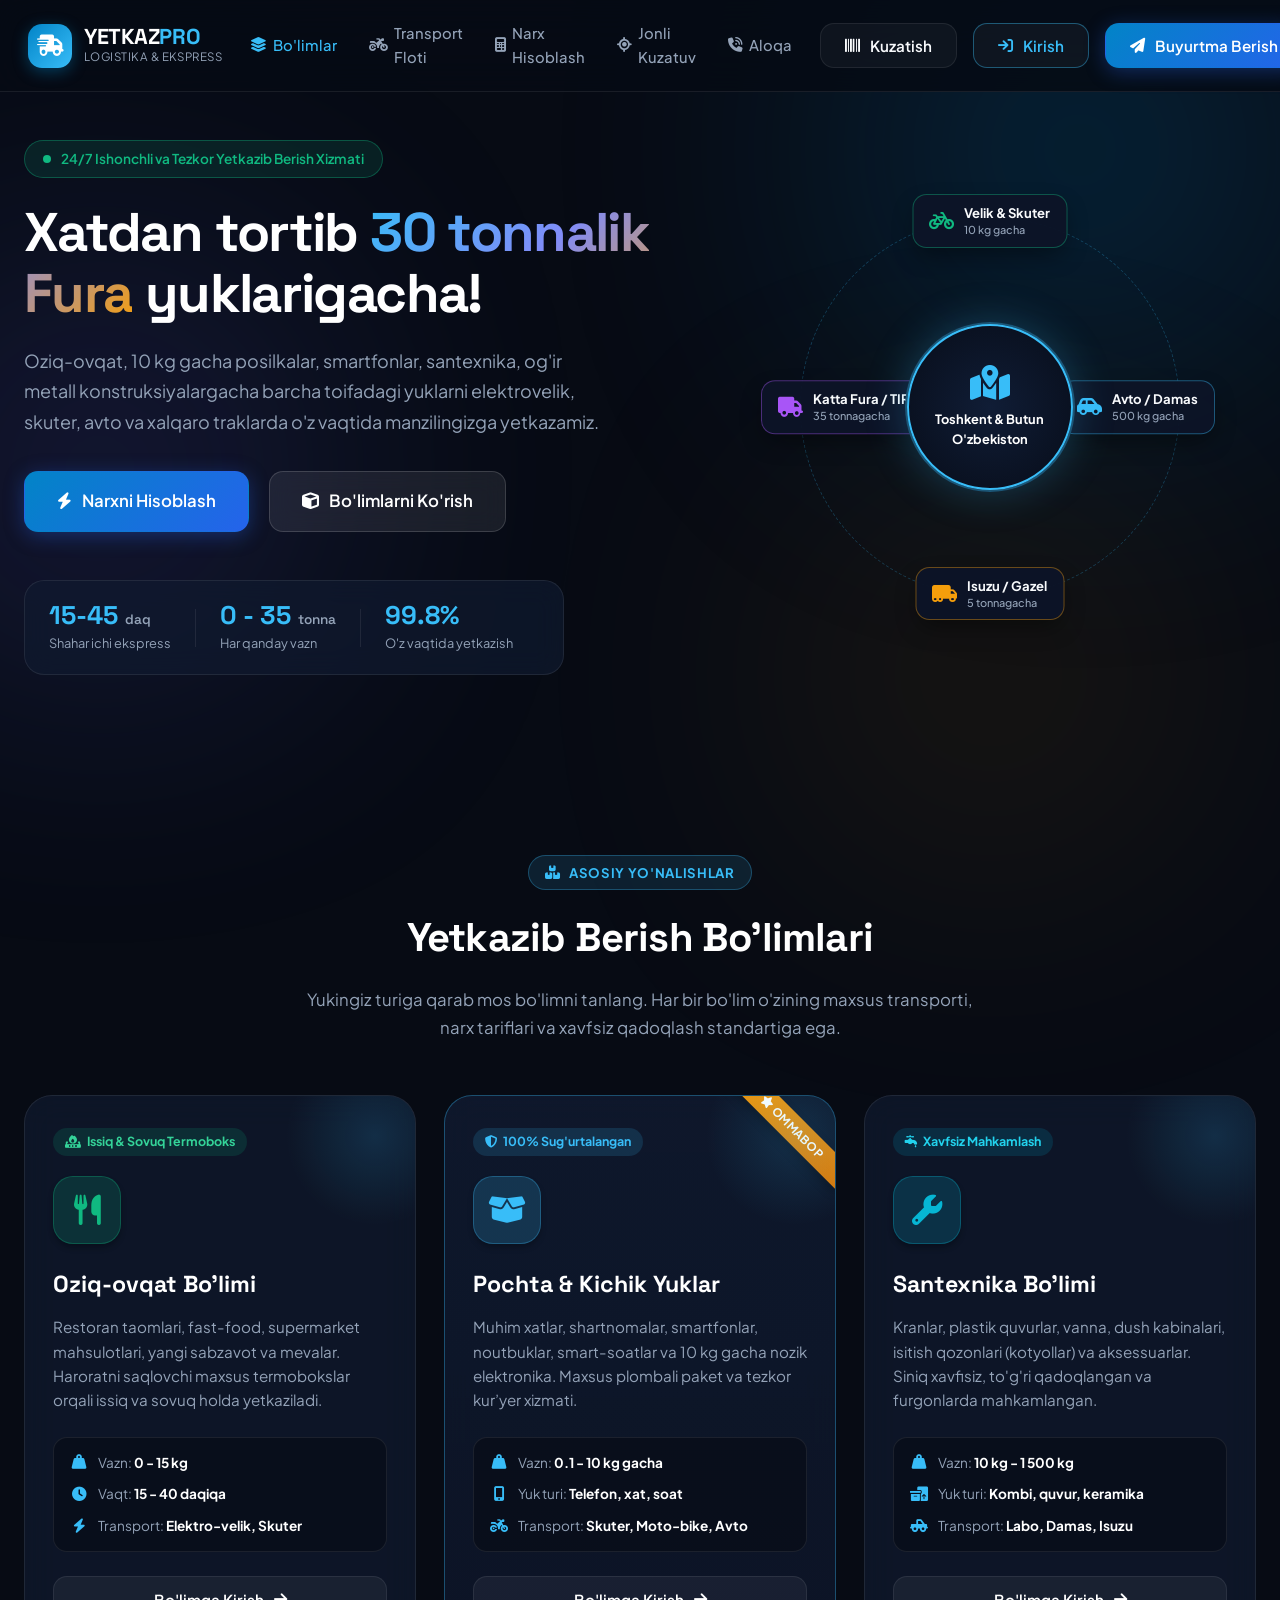
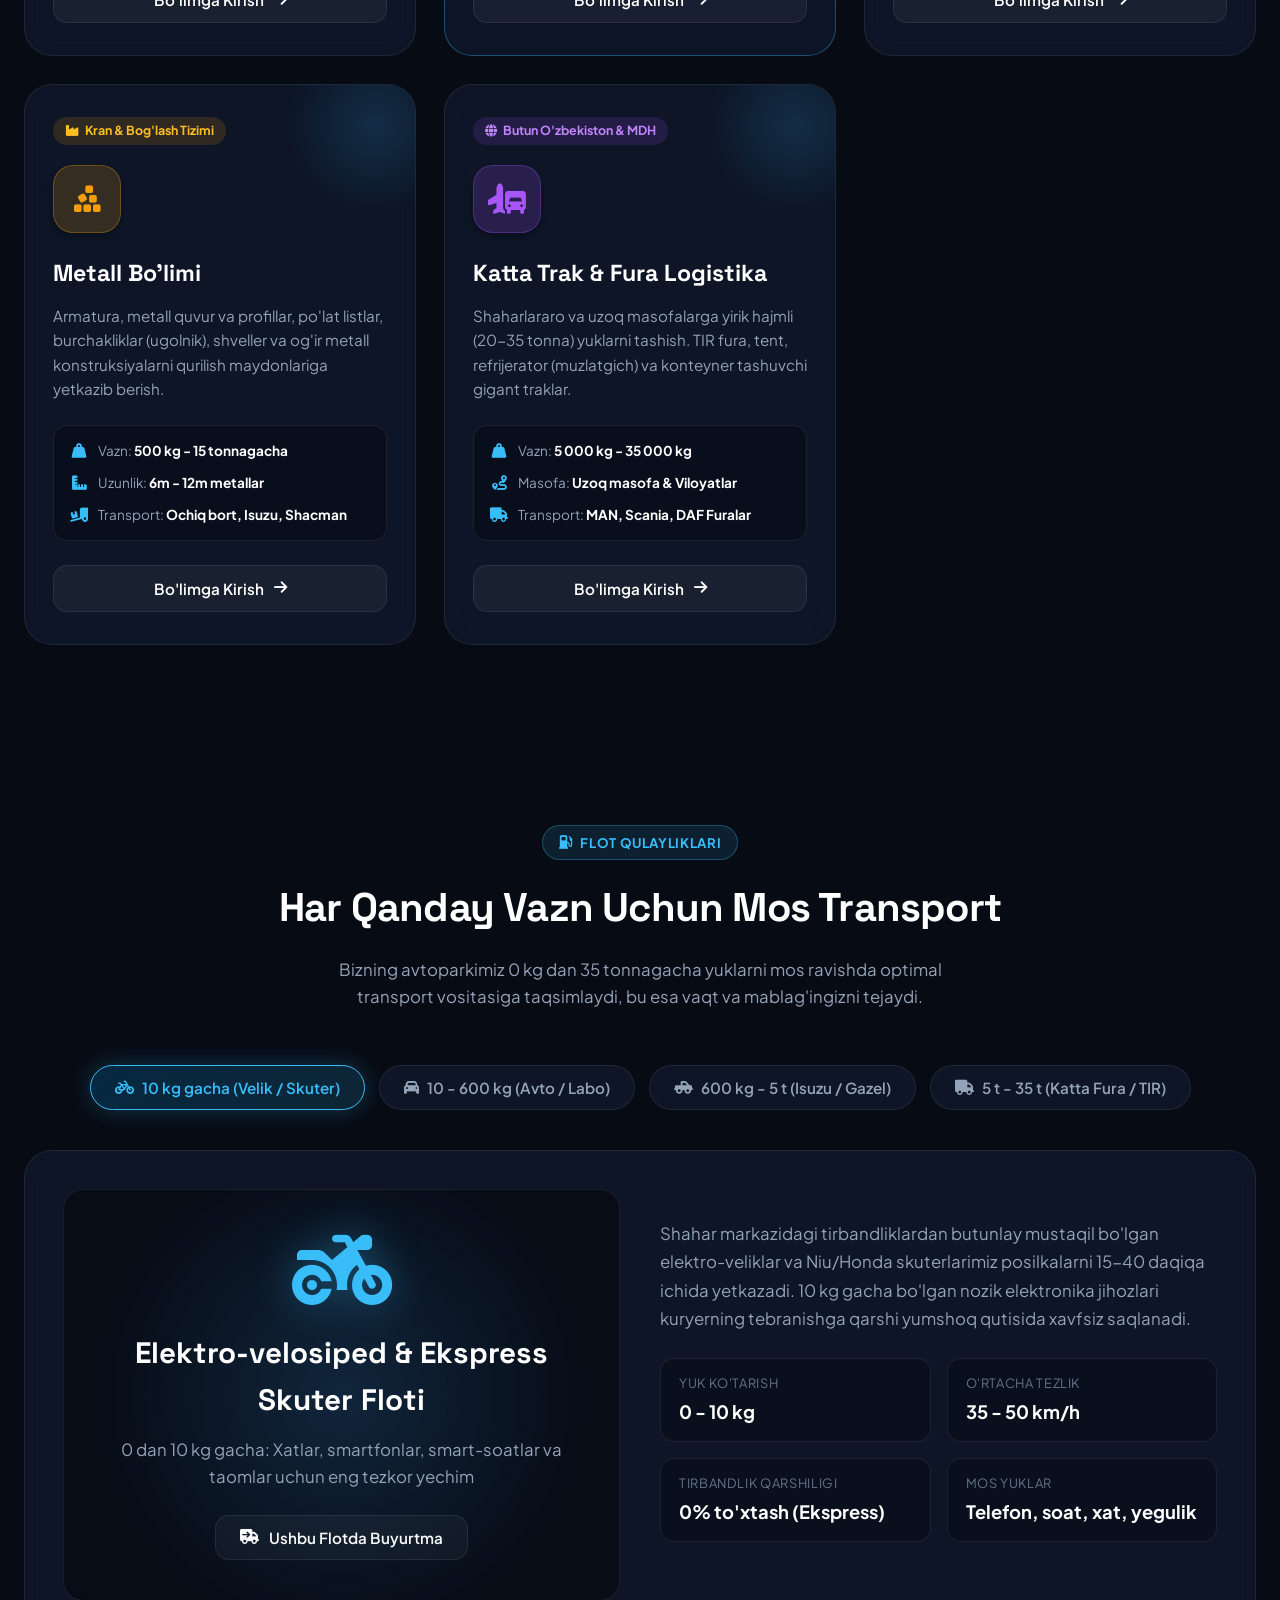
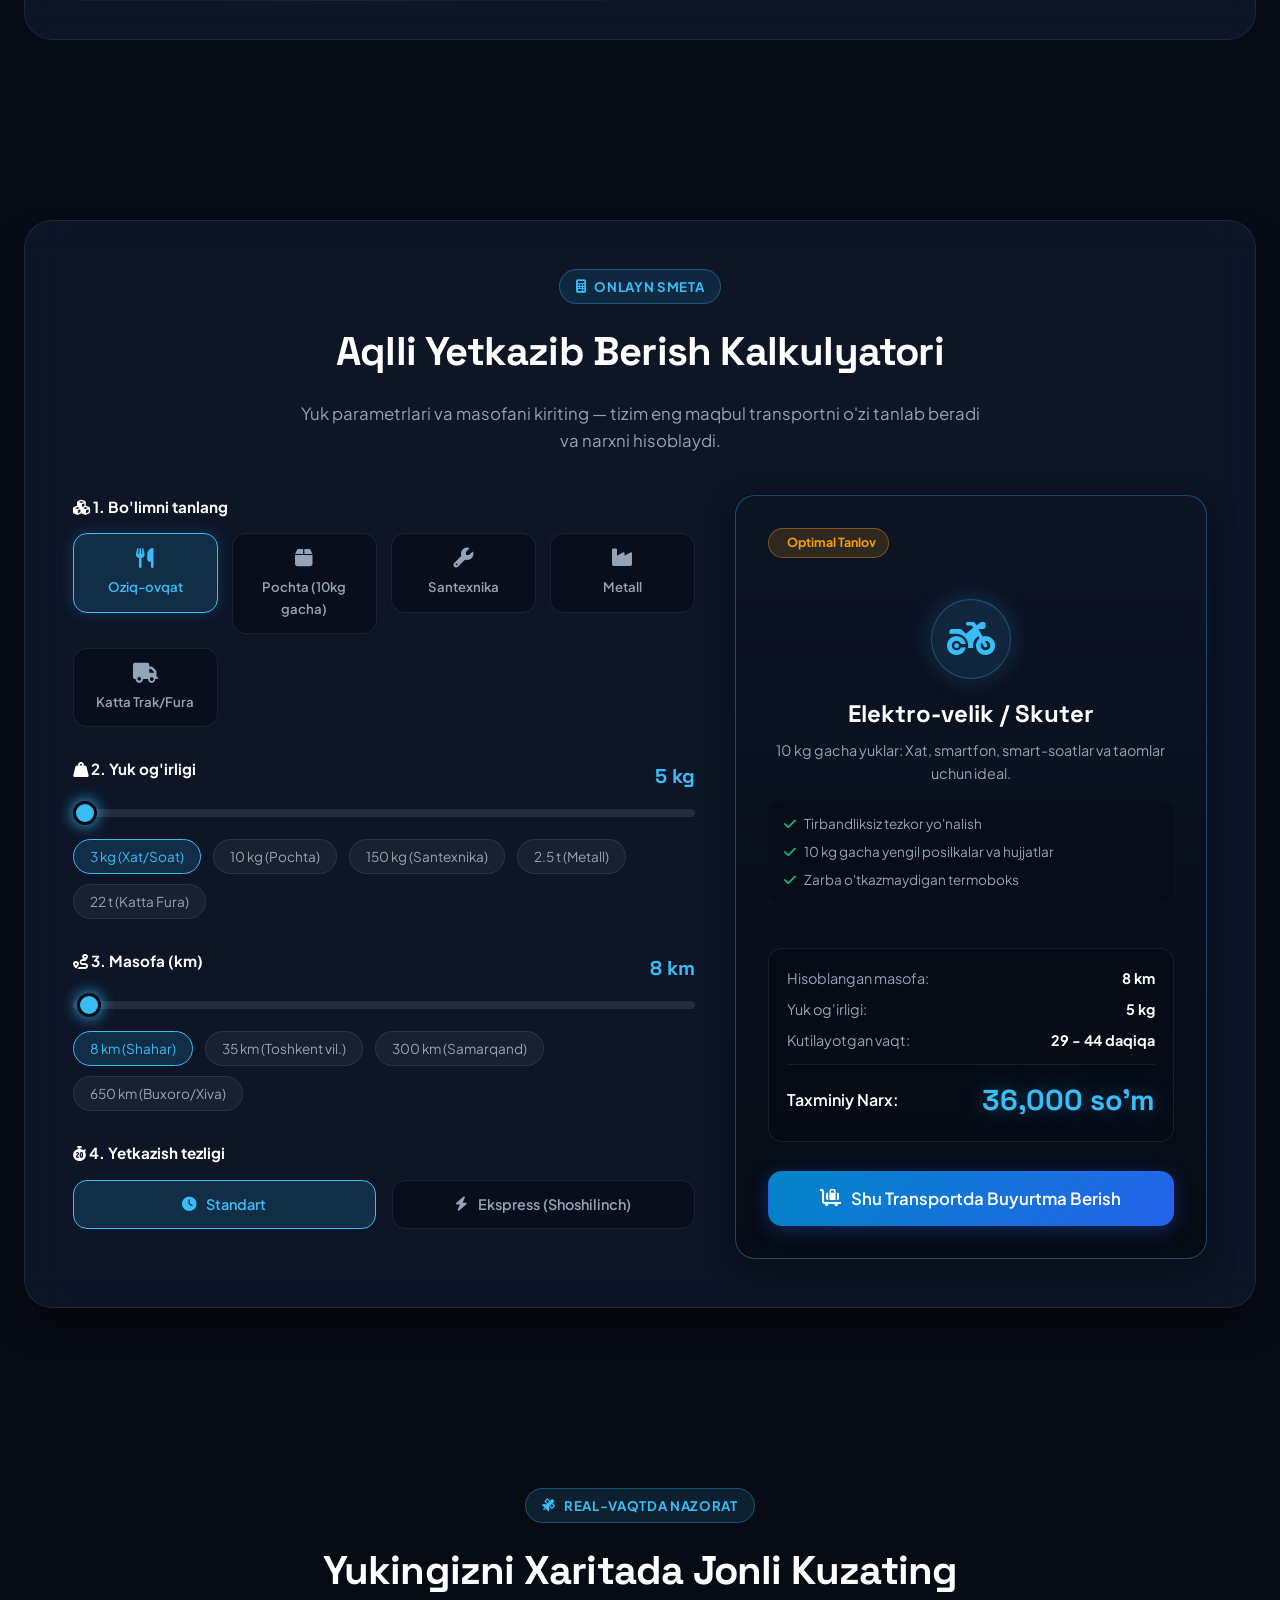
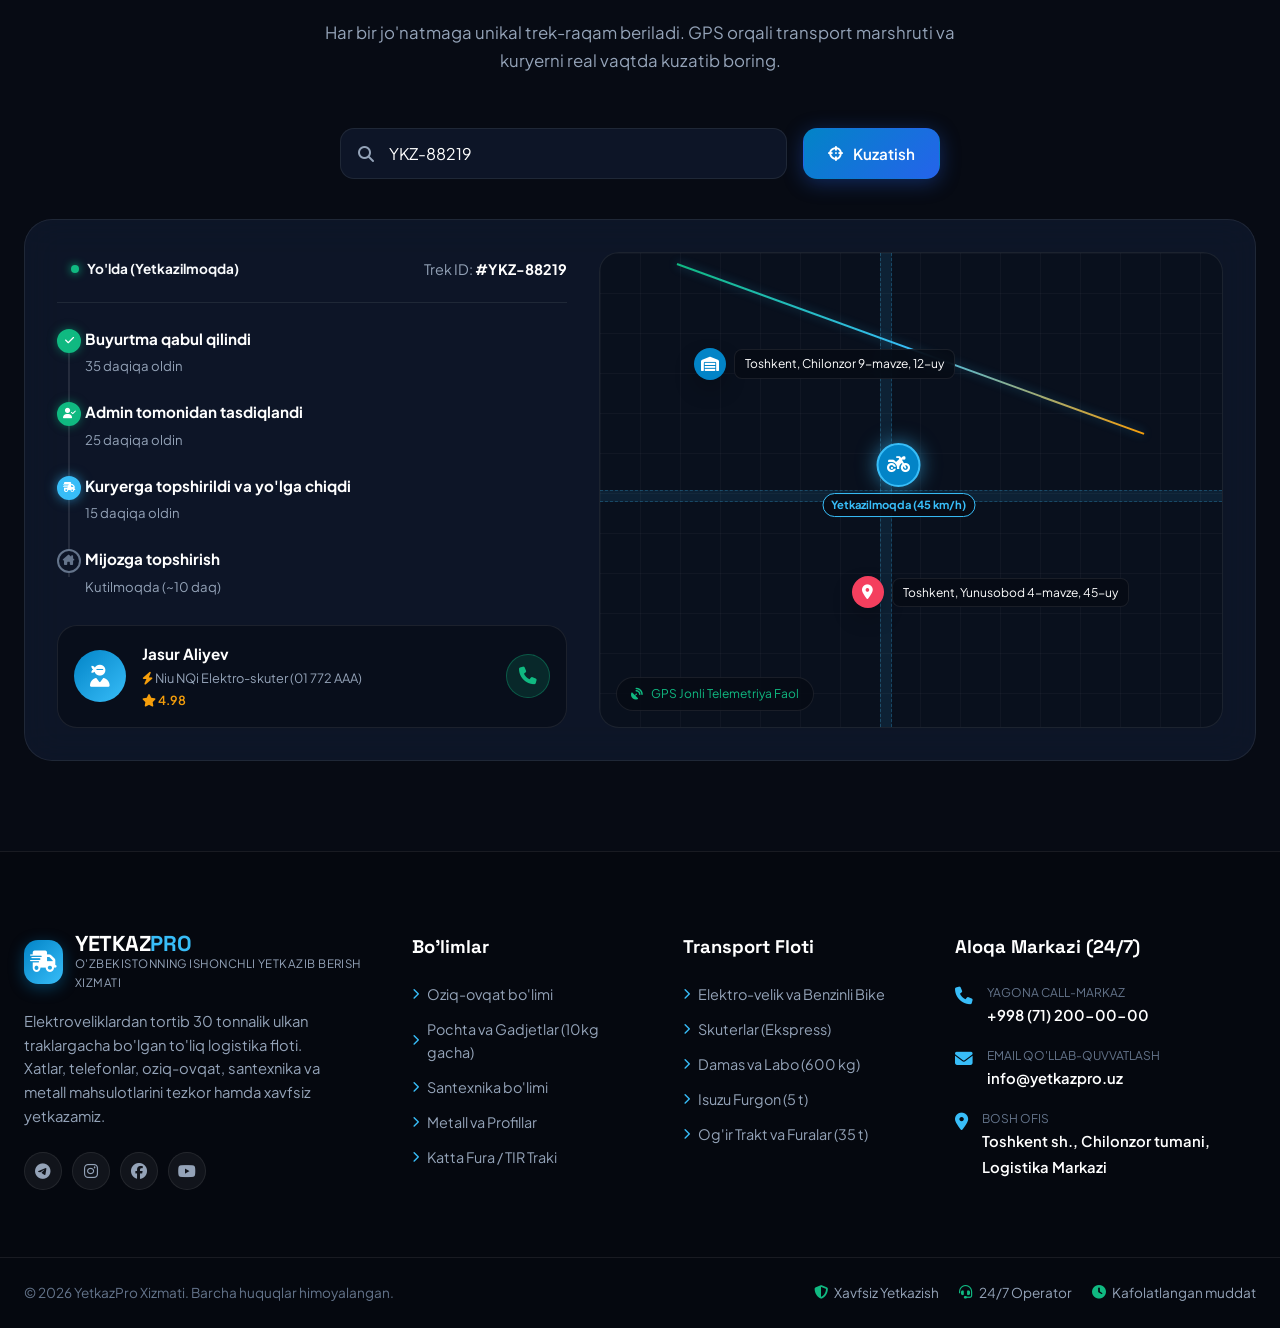
<file: index.html>
<!DOCTYPE html>
<html lang="uz">
<head>
    <meta charset="UTF-8">
    <meta name="viewport" content="width=device-width, initial-scale=1.0">
    <title>YETKAZ PRO — Barcha Turdagi Yuklarni Tezkor va Ishonchli Yetkazib Berish Xizmati</title>
    <meta name="description" content="Oziq-ovqat, kichik posilkalar, smartfonlar, santexnika, metall va og'ir fura traklarida xavfsiz yetkazib berish xizmati. Velik, skuter, avto va yirik traklar floti.">
    
    <!-- Google Fonts -->
    <link rel="preconnect" href="https://fonts.googleapis.com">
    <link rel="preconnect" href="https://fonts.gstatic.com" crossorigin>
    <link href="https://fonts.googleapis.com/css2?family=Plus+Jakarta+Sans:wght@300;400;500;600;700;800&family=Space+Grotesk:wght@600;700&display=swap" rel="stylesheet">
    
    <!-- Font Awesome Icons -->
    <link rel="stylesheet" href="https://cdnjs.cloudflare.com/ajax/libs/font-awesome/6.5.1/css/all.min.css">
    
    <!-- Custom CSS -->
    <link rel="stylesheet" href="css/style.css">
</head>
<body>

    <!-- Dynamic Background Glow -->
    <div class="bg-glow bg-glow-1"></div>
    <div class="bg-glow bg-glow-2"></div>
    <div class="bg-glow bg-glow-3"></div>

    <!-- Header / Navbar -->
    <header class="navbar" id="navbar">
        <div class="nav-container">
            <a href="#" class="brand-logo">
                <div class="logo-icon-box">
                    <i class="fa-solid fa-truck-fast"></i>
                </div>
                <div class="logo-text-group">
                    <span class="logo-title">YETKAZ<span class="brand-accent">PRO</span></span>
                    <span class="logo-tagline">Logistika & Ekspress</span>
                </div>
            </a>

            <nav class="nav-links" id="navLinks">
                <a href="#departments" class="nav-link active"><i class="fa-solid fa-layer-group"></i> Bo'limlar</a>
                <a href="#fleet" class="nav-link"><i class="fa-solid fa-motorcycle"></i> Transport Floti</a>
                <a href="#calculator" class="nav-link"><i class="fa-solid fa-calculator"></i> Narx Hisoblash</a>
                <a href="#tracking" class="nav-link"><i class="fa-solid fa-location-crosshairs"></i> Jonli Kuzatuv</a>
                <a href="#contact" class="nav-link"><i class="fa-solid fa-phone-volume"></i> Aloqa</a>
            </nav>

            <div class="nav-actions">
                <button class="btn btn-outline" id="quickTrackBtn">
                    <i class="fa-solid fa-barcode"></i> <span>Kuzatish</span>
                </button>

                <!-- Client Order History button -->
                <button class="btn btn-outline nav-history-btn" id="navOrderHistoryBtn" style="display: none;" title="Mening buyurtmalarim tarixi">
                    <i class="fa-solid fa-clock-rotate-left"></i> <span>Tarix</span> <span class="history-badge-count" id="clientOrdersBadge">0</span>
                </button>
                
                <!-- Universal Auth slot (Kirish / Profil) -->
                <div class="user-auth-slot" id="userAuthSlot">
                    <button class="btn btn-outline btn-auth" id="navAuthBtn">
                        <i class="fa-solid fa-arrow-right-to-bracket"></i> <span>Kirish</span>
                    </button>
                    <div class="user-profile-badge" id="navUserBadge" style="display: none;">
                        <i class="fa-solid fa-circle-user"></i>
                        <span id="navUserName">Mijoz</span>
                        <button class="btn-logout" id="navLogoutBtn" title="Tizimdan chiqish">
                            <i class="fa-solid fa-arrow-right-from-bracket"></i>
                        </button>
                    </div>
                </div>

                <button class="btn btn-primary" id="openOrderModalBtn">
                    <i class="fa-solid fa-paper-plane"></i> <span>Buyurtma Berish</span>
                </button>
                <button class="mobile-toggle-btn" id="mobileMenuBtn" aria-label="Menyu">
                    <i class="fa-solid fa-bars-staggered"></i>
                </button>
            </div>
        </div>
    </header>

    <!-- Role Notification Banner (Kim sifatida tizimga kirilgani aniq ko'rinishi uchun) -->
    <div id="roleNotificationBanner" class="role-notification-banner" style="display: none;">
        <div class="container role-banner-flex">
            <div class="role-banner-left">
                <span class="role-badge-pill pill-role-client" id="bannerRoleBadge">👤 MIJOZ</span>
                <span id="bannerRoleMessage">Siz tizimdasiz: <strong>Jasur Aliyev</strong></span>
            </div>
            <div class="role-banner-actions">
                <a href="#" class="btn-banner-action" id="bannerPrimaryActionBtn" style="display: none;">
                    <i class="fa-solid fa-arrow-up-right-from-square"></i> <span id="bannerActionText">O'tish</span>
                </a>
                <button class="btn-banner-logout" id="bannerLogoutBtn" title="Hisobdan chiqish">
                    <i class="fa-solid fa-arrow-right-from-bracket"></i> Chiqish
                </button>
            </div>
        </div>
    </div>

    <!-- Hero Section -->
    <section class="hero-section" id="hero">
        <div class="container hero-container">
            <div class="hero-content">
                <div class="hero-badge">
                    <span class="pulse-indicator"></span>
                    <span>24/7 Ishonchli va Tezkor Yetkazib Berish Xizmati</span>
                </div>
                <h1 class="hero-title">
                    Xatdan tortib <span class="gradient-text">30 tonnalik Fura</span> yuklarigacha!
                </h1>
                <p class="hero-subtitle">
                    Oziq-ovqat, 10 kg gacha posilkalar, smartfonlar, santexnika, og'ir metall konstruksiyalargacha barcha toifadagi yuklarni elektrovelik, skuter, avto va xalqaro traklarda o'z vaqtida manzilingizga yetkazamiz.
                </p>

                <div class="hero-cta-group">
                    <a href="#calculator" class="btn btn-primary btn-lg">
                        <i class="fa-solid fa-bolt"></i> Narxni Hisoblash
                    </a>
                    <a href="#departments" class="btn btn-glass btn-lg">
                        <i class="fa-solid fa-cube"></i> Bo'limlarni Ko'rish
                    </a>
                </div>

                <div class="hero-metrics">
                    <div class="metric-card">
                        <span class="metric-num">15-45 <small>daq</small></span>
                        <span class="metric-label">Shahar ichi ekspress</span>
                    </div>
                    <div class="metric-divider"></div>
                    <div class="metric-card">
                        <span class="metric-num">0 - 35 <small>tonna</small></span>
                        <span class="metric-label">Har qanday vazn</span>
                    </div>
                    <div class="metric-divider"></div>
                    <div class="metric-card">
                        <span class="metric-num">99.8%</span>
                        <span class="metric-label">O'z vaqtida yetkazish</span>
                    </div>
                </div>
            </div>

            <div class="hero-visual">
                <div class="fleet-showcase-orbit">
                    <div class="orbit-center">
                        <div class="radar-ping"></div>
                        <i class="fa-solid fa-map-location-dot"></i>
                        <span>Toshkent & Butun O'zbekiston</span>
                    </div>
                    <div class="orbit-badge badge-bike" title="0 - 10 kg: Skuter va Elektro-velik">
                        <i class="fa-solid fa-bicycle"></i>
                        <span>Velik & Skuter <br><small>10 kg gacha</small></span>
                    </div>
                    <div class="orbit-badge badge-auto" title="10 - 500 kg: Damas & Yengil avtomobil">
                        <i class="fa-solid fa-car-side"></i>
                        <span>Avto / Damas <br><small>500 kg gacha</small></span>
                    </div>
                    <div class="orbit-badge badge-truck" title="500 kg - 5 tonna: Katta furgon / Isuzu">
                        <i class="fa-solid fa-truck-moving"></i>
                        <span>Isuzu / Gazel <br><small>5 tonnagacha</small></span>
                    </div>
                    <div class="orbit-badge badge-heavy" title="5 - 35 tonna: Katta Fura va Trak">
                        <i class="fa-solid fa-truck"></i>
                        <span>Katta Fura / TIR <br><small>35 tonnagacha</small></span>
                    </div>
                </div>
            </div>
        </div>
    </section>

    <!-- Category Departments Section -->
    <section class="section departments-section" id="departments">
        <div class="container">
            <div class="section-header text-center">
                <span class="section-tag"><i class="fa-solid fa-boxes-stacked"></i> Asosiy Yo'nalishlar</span>
                <h2 class="section-title">Yetkazib Berish Bo'limlari</h2>
                <p class="section-desc">
                    Yukingiz turiga qarab mos bo'limni tanlang. Har bir bo'lim o'zining maxsus transporti, narx tariflari va xavfsiz qadoqlash standartiga ega.
                </p>
            </div>

            <div class="departments-grid">
                
                <!-- 1. Oziq-ovqat bo'limi -->
                <div class="department-card" data-dept="food">
                    <div class="card-glow"></div>
                    <div class="dept-badge badge-green">
                        <i class="fa-solid fa-fire-burner"></i> Issiq & Sovuq Termoboks
                    </div>
                    <div class="dept-icon-wrapper food-theme">
                        <i class="fa-solid fa-utensils"></i>
                    </div>
                    <h3 class="dept-title">Oziq-ovqat Bo'limi</h3>
                    <p class="dept-desc">
                        Restoran taomlari, fast-food, supermarket mahsulotlari, yangi sabzavot va mevalar. Haroratni saqlovchi maxsus termobokslar orqali issiq va sovuq holda yetkaziladi.
                    </p>
                    <div class="dept-specs">
                        <div class="spec-item">
                            <i class="fa-solid fa-weight-hanging"></i>
                            <span>Vazn: <strong>0 - 15 kg</strong></span>
                        </div>
                        <div class="spec-item">
                            <i class="fa-solid fa-clock"></i>
                            <span>Vaqt: <strong>15 - 40 daqiqa</strong></span>
                        </div>
                        <div class="spec-item">
                            <i class="fa-solid fa-bolt"></i>
                            <span>Transport: <strong>Elektro-velik, Skuter</strong></span>
                        </div>
                    </div>
                    <div class="dept-card-footer">
                        <button class="btn btn-dept" onclick="openDepartmentDetails('food')">
                            <span>Bo'limga Kirish</span>
                            <i class="fa-solid fa-arrow-right"></i>
                        </button>
                    </div>
                </div>

                <!-- 2. Pochta va Kichik yuklar (10 kg gacha) -->
                <div class="department-card featured-dept" data-dept="parcel">
                    <div class="popular-ribbon"><i class="fa-solid fa-star"></i> Ommabop</div>
                    <div class="card-glow"></div>
                    <div class="dept-badge badge-blue">
                        <i class="fa-solid fa-shield-halved"></i> 100% Sug'urtalangan
                    </div>
                    <div class="dept-icon-wrapper parcel-theme">
                        <i class="fa-solid fa-box-open"></i>
                    </div>
                    <h3 class="dept-title">Pochta & Kichik Yuklar</h3>
                    <p class="dept-desc">
                        Muhim xatlar, shartnomalar, smartfonlar, noutbuklar, smart-soatlar va 10 kg gacha nozik elektronika. Maxsus plombali paket va tezkor kur’yer xizmati.
                    </p>
                    <div class="dept-specs">
                        <div class="spec-item">
                            <i class="fa-solid fa-weight-hanging"></i>
                            <span>Vazn: <strong>0.1 - 10 kg gacha</strong></span>
                        </div>
                        <div class="spec-item">
                            <i class="fa-solid fa-mobile-screen-button"></i>
                            <span>Yuk turi: <strong>Telefon, xat, soat</strong></span>
                        </div>
                        <div class="spec-item">
                            <i class="fa-solid fa-motorcycle"></i>
                            <span>Transport: <strong>Skuter, Moto-bike, Avto</strong></span>
                        </div>
                    </div>
                    <div class="dept-card-footer">
                        <button class="btn btn-dept" onclick="openDepartmentDetails('parcel')">
                            <span>Bo'limga Kirish</span>
                            <i class="fa-solid fa-arrow-right"></i>
                        </button>
                    </div>
                </div>

                <!-- 3. Santexnika bo'limi -->
                <div class="department-card" data-dept="plumbing">
                    <div class="card-glow"></div>
                    <div class="dept-badge badge-cyan">
                        <i class="fa-solid fa-faucet-drip"></i> Xavfsiz Mahkamlash
                    </div>
                    <div class="dept-icon-wrapper plumbing-theme">
                        <i class="fa-solid fa-wrench"></i>
                    </div>
                    <h3 class="dept-title">Santexnika Bo'limi</h3>
                    <p class="dept-desc">
                        Kranlar, plastik quvurlar, vanna, dush kabinalari, isitish qozonlari (kotyollar) va aksessuarlar. Siniq xavfisiz, to'g'ri qadoqlangan va furgonlarda mahkamlangan.
                    </p>
                    <div class="dept-specs">
                        <div class="spec-item">
                            <i class="fa-solid fa-weight-hanging"></i>
                            <span>Vazn: <strong>10 kg - 1 500 kg</strong></span>
                        </div>
                        <div class="spec-item">
                            <i class="fa-solid fa-boxes-packing"></i>
                            <span>Yuk turi: <strong>Kombi, quvur, keramika</strong></span>
                        </div>
                        <div class="spec-item">
                            <i class="fa-solid fa-truck-pickup"></i>
                            <span>Transport: <strong>Labo, Damas, Isuzu</strong></span>
                        </div>
                    </div>
                    <div class="dept-card-footer">
                        <button class="btn btn-dept" onclick="openDepartmentDetails('plumbing')">
                            <span>Bo'limga Kirish</span>
                            <i class="fa-solid fa-arrow-right"></i>
                        </button>
                    </div>
                </div>

                <!-- 4. Metall va Og'ir Sanoat bo'limi -->
                <div class="department-card" data-dept="metal">
                    <div class="card-glow"></div>
                    <div class="dept-badge badge-orange">
                        <i class="fa-solid fa-industry"></i> Kran & Bog'lash Tizimi
                    </div>
                    <div class="dept-icon-wrapper metal-theme">
                        <i class="fa-solid fa-cubes-stacked"></i>
                    </div>
                    <h3 class="dept-title">Metall Bo'limi</h3>
                    <p class="dept-desc">
                        Armatura, metall quvur va profillar, po'lat listlar, burchakliklar (ugolnik), shveller va og'ir metall konstruksiyalarni qurilish maydonlariga yetkazib berish.
                    </p>
                    <div class="dept-specs">
                        <div class="spec-item">
                            <i class="fa-solid fa-weight-hanging"></i>
                            <span>Vazn: <strong>500 kg - 15 tonnagacha</strong></span>
                        </div>
                        <div class="spec-item">
                            <i class="fa-solid fa-ruler-combined"></i>
                            <span>Uzunlik: <strong>6m - 12m metallar</strong></span>
                        </div>
                        <div class="spec-item">
                            <i class="fa-solid fa-truck-ramp-box"></i>
                            <span>Transport: <strong>Ochiq bort, Isuzu, Shacman</strong></span>
                        </div>
                    </div>
                    <div class="dept-card-footer">
                        <button class="btn btn-dept" onclick="openDepartmentDetails('metal')">
                            <span>Bo'limga Kirish</span>
                            <i class="fa-solid fa-arrow-right"></i>
                        </button>
                    </div>
                </div>

                <!-- 5. Katta Fura va Shaharlararo Trak Logistika -->
                <div class="department-card" data-dept="truck">
                    <div class="card-glow"></div>
                    <div class="dept-badge badge-purple">
                        <i class="fa-solid fa-globe"></i> Butun O'zbekiston & MDH
                    </div>
                    <div class="dept-icon-wrapper truck-theme">
                        <i class="fa-solid fa-truck-plane"></i>
                    </div>
                    <h3 class="dept-title">Katta Trak & Fura Logistika</h3>
                    <p class="dept-desc">
                        Shaharlararo va uzoq masofalarga yirik hajmli (20-35 tonna) yuklarni tashish. TIR fura, tent, refrijerator (muzlatgich) va konteyner tashuvchi gigant traklar.
                    </p>
                    <div class="dept-specs">
                        <div class="spec-item">
                            <i class="fa-solid fa-weight-hanging"></i>
                            <span>Vazn: <strong>5 000 kg - 35 000 kg</strong></span>
                        </div>
                        <div class="spec-item">
                            <i class="fa-solid fa-route"></i>
                            <span>Masofa: <strong>Uzoq masofa & Viloyatlar</strong></span>
                        </div>
                        <div class="spec-item">
                            <i class="fa-solid fa-truck"></i>
                            <span>Transport: <strong>MAN, Scania, DAF Furalar</strong></span>
                        </div>
                    </div>
                    <div class="dept-card-footer">
                        <button class="btn btn-dept" onclick="openDepartmentDetails('truck')">
                            <span>Bo'limga Kirish</span>
                            <i class="fa-solid fa-arrow-right"></i>
                        </button>
                    </div>
                </div>

            </div>
        </div>
    </section>

    <!-- Transport Vehicles Hierarchy & Capabilities -->
    <section class="section fleet-section" id="fleet">
        <div class="container">
            <div class="section-header text-center">
                <span class="section-tag"><i class="fa-solid fa-gas-pump"></i> Flot Qulayliklari</span>
                <h2 class="section-title">Har Qanday Vazn Uchun Mos Transport</h2>
                <p class="section-desc">
                    Bizning avtoparkimiz 0 kg dan 35 tonnagacha yuklarni mos ravishda optimal transport vositasiga taqsimlaydi, bu esa vaqt va mablag'ingizni tejaydi.
                </p>
            </div>

            <div class="fleet-tabs-nav">
                <button class="fleet-tab-btn active" data-fleet="bikes">
                    <i class="fa-solid fa-bicycle"></i> 10 kg gacha (Velik / Skuter)
                </button>
                <button class="fleet-tab-btn" data-fleet="cars">
                    <i class="fa-solid fa-car"></i> 10 - 600 kg (Avto / Labo)
                </button>
                <button class="fleet-tab-btn" data-fleet="vans">
                    <i class="fa-solid fa-truck-pickup"></i> 600 kg - 5 t (Isuzu / Gazel)
                </button>
                <button class="fleet-tab-btn" data-fleet="traks">
                    <i class="fa-solid fa-truck"></i> 5 t - 35 t (Katta Fura / TIR)
                </button>
            </div>

            <div class="fleet-display-card" id="fleetDisplayCard">
                <!-- Injected via JavaScript based on tab -->
            </div>
        </div>
    </section>

    <!-- Smart Interactive Calculator -->
    <section class="section calc-section" id="calculator">
        <div class="container">
            <div class="calc-wrapper">
                <div class="calc-header">
                    <span class="section-tag"><i class="fa-solid fa-calculator"></i> Onlayn Smeta</span>
                    <h2 class="section-title">Aqlli Yetkazib Berish Kalkulyatori</h2>
                    <p class="section-desc">Yuk parametrlari va masofani kiriting — tizim eng maqbul transportni o'zi tanlab beradi va narxni hisoblaydi.</p>
                </div>

                <div class="calc-body-grid">
                    <div class="calc-inputs-pane">
                        
                        <!-- 1. Bo'lim tanlash -->
                        <div class="calc-field-group">
                            <label class="calc-label"><i class="fa-solid fa-cubes"></i> 1. Bo'limni tanlang</label>
                            <div class="calc-dept-picker">
                                <label class="dept-radio-label">
                                    <input type="radio" name="calcDept" value="food" checked>
                                    <span class="radio-custom-box"><i class="fa-solid fa-utensils"></i> Oziq-ovqat</span>
                                </label>
                                <label class="dept-radio-label">
                                    <input type="radio" name="calcDept" value="parcel">
                                    <span class="radio-custom-box"><i class="fa-solid fa-box"></i> Pochta (10kg gacha)</span>
                                </label>
                                <label class="dept-radio-label">
                                    <input type="radio" name="calcDept" value="plumbing">
                                    <span class="radio-custom-box"><i class="fa-solid fa-wrench"></i> Santexnika</span>
                                </label>
                                <label class="dept-radio-label">
                                    <input type="radio" name="calcDept" value="metal">
                                    <span class="radio-custom-box"><i class="fa-solid fa-industry"></i> Metall</span>
                                </label>
                                <label class="dept-radio-label">
                                    <input type="radio" name="calcDept" value="truck">
                                    <span class="radio-custom-box"><i class="fa-solid fa-truck"></i> Katta Trak/Fura</span>
                                </label>
                            </div>
                        </div>

                        <!-- 2. Vazn tanlash -->
                        <div class="calc-field-group">
                            <div class="range-header">
                                <label class="calc-label" for="weightRange"><i class="fa-solid fa-weight-hanging"></i> 2. Yuk og'irligi</label>
                                <span class="range-current-val" id="weightValDisplay">5 kg</span>
                            </div>
                            <input type="range" class="custom-range" id="weightRange" min="1" max="30000" step="1" value="5">
                            <div class="range-quick-chips">
                                <button type="button" class="chip-btn active" data-weight="3">3 kg (Xat/Soat)</button>
                                <button type="button" class="chip-btn" data-weight="10">10 kg (Pochta)</button>
                                <button type="button" class="chip-btn" data-weight="150">150 kg (Santexnika)</button>
                                <button type="button" class="chip-btn" data-weight="2500">2.5 t (Metall)</button>
                                <button type="button" class="chip-btn" data-weight="22000">22 t (Katta Fura)</button>
                            </div>
                        </div>

                        <!-- 3. Masofa tanlash -->
                        <div class="calc-field-group">
                            <div class="range-header">
                                <label class="calc-label" for="distanceRange"><i class="fa-solid fa-route"></i> 3. Masofa (km)</label>
                                <span class="range-current-val" id="distanceValDisplay">8 km</span>
                            </div>
                            <input type="range" class="custom-range" id="distanceRange" min="1" max="1000" step="1" value="8">
                            <div class="range-quick-chips">
                                <button type="button" class="chip-btn active" data-dist="8">8 km (Shahar)</button>
                                <button type="button" class="chip-btn" data-dist="35">35 km (Toshkent vil.)</button>
                                <button type="button" class="chip-btn" data-dist="300">300 km (Samarqand)</button>
                                <button type="button" class="chip-btn" data-dist="650">650 km (Buxoro/Xiva)</button>
                            </div>
                        </div>

                        <!-- 4. Tezkorlik darajasi -->
                        <div class="calc-field-group">
                            <label class="calc-label"><i class="fa-solid fa-stopwatch-20"></i> 4. Yetkazish tezligi</label>
                            <div class="calc-speed-options">
                                <label class="speed-radio-label">
                                    <input type="radio" name="calcSpeed" value="standard" checked>
                                    <span class="speed-box">
                                        <i class="fa-solid fa-clock"></i>
                                        <span>Standart</span>
                                    </span>
                                </label>
                                <label class="speed-radio-label">
                                    <input type="radio" name="calcSpeed" value="express">
                                    <span class="speed-box">
                                        <i class="fa-solid fa-bolt"></i>
                                        <span>Ekspress (Shoshilinch)</span>
                                    </span>
                                </label>
                            </div>
                        </div>

                    </div>

                    <!-- Natija va Tavsiya qilingan Transport Paneli -->
                    <div class="calc-result-pane">
                        <div class="recommended-transport-badge">
                            <i class="fa-solid fa-sparkles"></i> Optimal Tanlov
                        </div>
                        <div class="suggested-vehicle-card" id="suggestedVehicleCard">
                            <div class="veh-icon-wrapper" id="vehIconWrapper">
                                <i class="fa-solid fa-motorcycle"></i>
                            </div>
                            <h3 class="veh-title" id="vehTitle">Elektro-velik / Skuter</h3>
                            <p class="veh-description" id="vehDesc">10 kg gacha yuklar uchun eng tezkor va tirbandliksiz tanlov.</p>
                            
                            <div class="veh-features-list" id="vehFeatures">
                                <div><i class="fa-solid fa-check"></i> Tirbandlikda to'xtamaydi</div>
                                <div><i class="fa-solid fa-check"></i> 10 kg gacha posilka va soatlar uchun ideal</div>
                            </div>
                        </div>

                        <div class="calculation-summary-card">
                            <div class="summary-line">
                                <span>Hisoblangan masofa:</span>
                                <strong id="sumDistance">8 km</strong>
                            </div>
                            <div class="summary-line">
                                <span>Yuk og'irligi:</span>
                                <strong id="sumWeight">5 kg</strong>
                            </div>
                            <div class="summary-line">
                                <span>Kutilayotgan vaqt:</span>
                                <strong id="sumTime">25-35 daqiqa</strong>
                            </div>
                            <div class="summary-divider"></div>
                            <div class="total-price-box">
                                <span class="total-label">Taxminiy Narx:</span>
                                <span class="total-price" id="totalPriceDisplay">25 000 so'm</span>
                            </div>
                        </div>

                        <button class="btn btn-primary btn-block btn-lg" id="calcOrderBtn">
                            <i class="fa-solid fa-cart-flatbed-suitcase"></i> Shu Transportda Buyurtma Berish
                        </button>
                    </div>
                </div>
            </div>
        </div>
    </section>

    <!-- Live Tracking Demonstration Section -->
    <section class="section tracking-section" id="tracking">
        <div class="container">
            <div class="section-header text-center">
                <span class="section-tag"><i class="fa-solid fa-satellite"></i> Real-Vaqtda Nazorat</span>
                <h2 class="section-title">Yukingizni Xaritada Jonli Kuzating</h2>
                <p class="section-desc">Har bir jo'natmaga unikal trek-raqam beriladi. GPS orqali transport marshruti va kuryerni real vaqtda kuzatib boring.</p>
            </div>

            <div class="tracking-search-bar">
                <div class="track-input-wrapper">
                    <i class="fa-solid fa-magnifying-glass"></i>
                    <input type="text" id="trackingCodeInput" placeholder="Trek kodini kiriting (Masalan: YKZ-88219)" value="YKZ-88219">
                </div>
                <button class="btn btn-primary" id="trackSearchBtn">
                    <i class="fa-solid fa-crosshairs"></i> Kuzatish
                </button>
            </div>

            <div class="tracking-board-wrapper">
                <div class="tracking-info-column">
                    <div class="tracking-status-header">
                        <div class="status-pill status-active">
                            <span class="status-dot"></span> Yetkazilmoqda (Yo'lda)
                        </div>
                        <span class="track-id">Trek ID: <strong id="trackIdText">#YKZ-88219</strong></span>
                    </div>

                    <div class="track-timeline">
                        <div class="timeline-step completed">
                            <div class="step-icon"><i class="fa-solid fa-check"></i></div>
                            <div class="step-info">
                                <h4>Buyurtma qabul qilindi</h4>
                                <p>Toshkent, Chilonzor ombori • 12:40</p>
                            </div>
                        </div>
                        <div class="timeline-step completed">
                            <div class="step-icon"><i class="fa-solid fa-box-open"></i></div>
                            <div class="step-info">
                                <h4>Qadoqlandi va Skuterga yuklandi</h4>
                                <p>Kuryer: Jasur Aliyev (Elektro-skuter) • 12:55</p>
                            </div>
                        </div>
                        <div class="timeline-step active">
                            <div class="step-icon"><i class="fa-solid fa-motorcycle"></i></div>
                            <div class="step-info">
                                <h4>Manzil tomon harakatlanmoqda</h4>
                                <p>Amir Temur ko'chasi bo'ylab • Qolgan vaqt: ~12 daqiqa</p>
                            </div>
                        </div>
                        <div class="timeline-step">
                            <div class="step-icon"><i class="fa-solid fa-house-chimney"></i></div>
                            <div class="step-info">
                                <h4>Manzilga yetib borish</h4>
                                <p>Kutilmoqda: 13:25</p>
                            </div>
                        </div>
                    </div>

                    <div class="courier-card">
                        <div class="courier-avatar">
                            <i class="fa-solid fa-user-ninja"></i>
                        </div>
                        <div class="courier-details">
                            <div class="courier-name">Jasur Aliyev</div>
                            <div class="courier-veh"><i class="fa-solid fa-bolt"></i> Niu NQi Elektro-skuter (01 772 AAA)</div>
                            <div class="courier-rating"><i class="fa-solid fa-star"></i> 4.98 (340 ta baho)</div>
                        </div>
                        <a href="tel:+998901234567" class="courier-call-btn" title="Kuryerga qo'ng'iroq qilish">
                            <i class="fa-solid fa-phone"></i>
                        </a>
                    </div>
                </div>

                <div class="tracking-map-column">
                    <div class="simulated-map-container" id="simulatedMap">
                        <div class="map-grid-lines"></div>
                        <div class="map-road-1"></div>
                        <div class="map-road-2"></div>
                        <div class="map-road-diagonal"></div>

                        <!-- Origin marker -->
                        <div class="map-pin pin-origin">
                            <i class="fa-solid fa-warehouse"></i>
                            <div class="pin-label">Chilonzor Logistika Markazi</div>
                        </div>

                        <!-- Destination marker -->
                        <div class="map-pin pin-destination">
                            <i class="fa-solid fa-location-dot"></i>
                            <div class="pin-label">Qabul qiluvchi manzili</div>
                        </div>

                        <!-- Moving vehicle -->
                        <div class="moving-vehicle-marker" id="movingVehicle">
                            <div class="vehicle-pulsar"></div>
                            <i class="fa-solid fa-motorcycle" id="mapVehIcon"></i>
                            <div class="veh-live-tag">Yetkazilmoqda (45 km/h)</div>
                        </div>

                        <div class="map-overlay-badge">
                            <i class="fa-solid fa-satellite-dish"></i> GPS Jonli Telemetriya Faol
                        </div>
                    </div>
                </div>
            </div>
        </div>
    </section>

    <!-- Detailed Department Modal (Bo'limga kirganda to'liq ma'lumot) -->
    <div class="modal-backdrop" id="departmentModal">
        <div class="modal-card modal-dept-view">
            <button class="modal-close-btn" id="closeDeptModalBtn">&times;</button>
            <div class="modal-dept-content" id="deptModalDynamicContent">
                <!-- Dynamically filled by JS -->
            </div>
        </div>
    </div>

    <!-- Quick Order Modal -->
    <div class="modal-backdrop" id="orderModal">
        <div class="modal-card modal-order-view">
            <button class="modal-close-btn" id="closeOrderModalBtn">&times;</button>
            <div class="order-form-header">
                <div class="logo-icon-box">
                    <i class="fa-solid fa-box"></i>
                </div>
                <h3>Tezkor Buyurtma Rasmiylashtirish</h3>
                <p>Ma'lumotlarni to'ldiring, buyurtmangiz darhol tegishli bo'limga yo'naltiriladi.</p>
            </div>

            <form id="orderForm" class="order-form">
                <div class="form-row">
                    <div class="form-group">
                        <label><i class="fa-solid fa-user"></i> Ismingiz / Korxona nomi</label>
                        <input type="text" id="orderClientName" placeholder="Masalan: Sardor Rustamov" required>
                    </div>
                    <div class="form-group">
                        <label><i class="fa-solid fa-phone"></i> Telefon raqamingiz</label>
                        <input type="tel" id="orderClientPhone" placeholder="+998 (90) 123-45-67" value="+998 " required>
                    </div>
                </div>

                <div class="form-row">
                    <div class="form-group">
                        <label><i class="fa-solid fa-layer-group"></i> Xizmat Bo'limi</label>
                        <select id="orderDeptSelect" required>
                            <option value="food">Oziq-ovqat Bo'limi (Termoboks)</option>
                            <option value="parcel" selected>Pochta & Kichik Yuklar (10 kg gacha: xat, telefon, soat)</option>
                            <option value="plumbing">Santexnika Bo'limi (Quvur, vanna, kotyol)</option>
                            <option value="metal">Metall Bo'limi (Armatura, profil, po'lat)</option>
                            <option value="truck">Katta Trak & Fura Logistika (20-35 tonna)</option>
                        </select>
                    </div>
                    <div class="form-group">
                        <label><i class="fa-solid fa-truck"></i> Yetkazib Berish Usuli (Transport)</label>
                        <select id="orderVehicleSelect" required>
                            <option value="bike">Elektro-velik / Skuter (10 kg gacha tezkor)</option>
                            <option value="car">Yengil avto / Damas / Labo (500 kg gacha)</option>
                            <option value="isuzu">Isuzu / Furgon (5 tonnagacha)</option>
                            <option value="fura">Katta Fura / TIR Trak (35 tonnagacha)</option>
                        </select>
                    </div>
                </div>

                <div class="form-row">
                    <div class="form-group">
                        <label><i class="fa-solid fa-location-arrow"></i> Qayerdan olinadi (Jo'natuvchi manzili)</label>
                        <input type="text" id="orderPickupAddress" placeholder="Shahar, tuman, ko'cha, uy raqami" required>
                    </div>
                    <div class="form-group">
                        <label><i class="fa-solid fa-location-dot"></i> Qayerga yetkaziladi (Qabul qiluvchi)</label>
                        <input type="text" id="orderDeliveryAddress" placeholder="Yetkazish manzili yoki viloyat" required>
                    </div>
                </div>

                <div class="form-group">
                    <label><i class="fa-solid fa-comment-dots"></i> Yuk tavsifi / Qo'shimcha izoh</label>
                    <input type="text" id="orderComment" placeholder="Yuk tavsifi (masalan: hujjatlar, iPhone 15, santexnika quvuri)">
                </div>

                <div class="order-price-preview-strip">
                    <div>
                        <span class="preview-strip-lbl">Hisoblangan narx:</span>
                        <strong class="preview-strip-val" id="orderModalPriceDisplay">25 000 so'm</strong>
                    </div>
                    <div style="text-align: right;">
                        <span class="preview-strip-lbl">Yuk og'irligi:</span>
                        <strong class="preview-strip-val" id="orderModalWeightDisplay">5 kg</strong>
                    </div>
                </div>
                <input type="hidden" id="orderHiddenPrice" value="25000">
                <input type="hidden" id="orderHiddenWeight" value="5">
                <input type="hidden" id="orderHiddenDistance" value="8">

                <button type="submit" class="btn btn-primary btn-block btn-lg" style="margin-top: 14px;">
                    <i class="fa-solid fa-check-double"></i> Buyurtmani Tasdiqlash
                </button>
            </form>
        </div>
    </div>

    <!-- Authentication Modal (Kirish va Ro'yxatdan O'tish) -->
    <div class="modal-backdrop" id="authModal">
        <div class="modal-card modal-auth-view">
            <button class="modal-close-btn" id="closeAuthModalBtn">&times;</button>
            
            <div class="auth-modal-header text-center">
                <div class="logo-icon-box" style="margin: 0 auto 14px;">
                    <i class="fa-solid fa-shield-halved"></i>
                </div>
                <h3 id="authModalTitle">Tizimga Kirish</h3>
                <p id="authModalDesc">Yetkazib berish xizmatidan foydalanish uchun hisobingizga kiring.</p>
            </div>

            <!-- Tab Switcher -->
            <div class="auth-tabs-switcher">
                <button type="button" class="auth-tab-btn active" id="tabLoginBtn">
                    <i class="fa-solid fa-arrow-right-to-bracket"></i> Kirish
                </button>
                <button type="button" class="auth-tab-btn" id="tabRegisterBtn">
                    <i class="fa-solid fa-user-plus"></i> Ro'yxatdan O'tish
                </button>
            </div>

            <!-- Login Form -->
            <form id="loginForm" class="auth-form-pane">
                <div class="form-group">
                    <label><i class="fa-solid fa-user"></i> Login</label>
                    <input type="text" id="loginIdentifier" placeholder="Loginingizni kiriting" required autocomplete="username">
                </div>
                <div class="form-group">
                    <label><i class="fa-solid fa-lock"></i> Maxfiy Parol</label>
                    <div class="password-input-wrapper">
                        <input type="password" id="loginPassword" placeholder="Parolingizni kiriting" required autocomplete="current-password">
                        <button type="button" class="toggle-password-btn" onclick="togglePasswordVisibility('loginPassword')">
                            <i class="fa-solid fa-eye"></i>
                        </button>
                    </div>
                </div>

                <div class="auth-helper-msg" id="authHelperMsg" style="display: none;"></div>

                <button type="submit" class="btn btn-primary btn-block btn-lg" style="margin-top: 14px;">
                    <i class="fa-solid fa-arrow-right-to-bracket"></i> Tizimga Kirish
                </button>
            </form>

            <!-- Register Form -->
            <form id="registerForm" class="auth-form-pane" style="display: none;">
                <div class="form-group">
                    <label><i class="fa-solid fa-user"></i> To'liq Ismingiz</label>
                    <input type="text" id="regName" placeholder="Masalan: Sardor Rustamov" required>
                </div>
                <div class="form-group">
                    <label><i class="fa-solid fa-phone"></i> Telefon Raqamingiz</label>
                    <input type="tel" id="regPhone" placeholder="+998 (90) 123-45-67" value="+998 " required>
                </div>
                <div class="form-group">
                    <label><i class="fa-solid fa-lock"></i> Yangi Parol</label>
                    <div class="password-input-wrapper">
                        <input type="password" id="regPassword" placeholder="Kamida 4 ta belgi" required autocomplete="new-password">
                        <button type="button" class="toggle-password-btn" onclick="togglePasswordVisibility('regPassword')">
                            <i class="fa-solid fa-eye"></i>
                        </button>
                    </div>
                </div>

                <div class="auth-helper-msg" id="regHelperMsg" style="display: none;"></div>

                <button type="submit" class="btn btn-primary btn-block btn-lg" style="margin-top: 18px;">
                    <i class="fa-solid fa-user-check"></i> Ro'yxatdan O'tish
                </button>
            </form>
        </div>
    </div>

    <!-- Order Success Modal with generated Tracking ID -->
    <div class="modal-backdrop" id="successModal">
        <div class="modal-card modal-success-view text-center">
            <div class="success-icon-badge">
                <i class="fa-solid fa-circle-check"></i>
            </div>
            <h2>Buyurtma Qabul Qilindi!</h2>
            <p>Sizning buyurtmangiz tizimga muvaffaqiyatli kiritildi va kuryerga biriktirildi.</p>
            
            <div class="success-ticket-box">
                <span class="ticket-label">Sizning Trek Raqamingiz:</span>
                <span class="ticket-code" id="generatedTrackCode">YKZ-99412</span>
                <button class="copy-code-btn" id="copyCodeBtn" title="Nusxalash">
                    <i class="fa-solid fa-copy"></i>
                </button>
            </div>

            <div class="success-action-btns">
                <button class="btn btn-primary" id="trackNowFromSuccessBtn">
                    <i class="fa-solid fa-crosshairs"></i> Xaritada Kuzatish
                </button>
                <button class="btn btn-glass" id="closeSuccessBtn">Yopish</button>
            </div>
        </div>
    </div>
    <!-- Client Order History Modal (Mijozning Buyurtmalar Tarixi) -->
    <div class="modal-backdrop" id="clientHistoryModal">
        <div class="modal-card modal-history-view">
            <button class="modal-close-btn" id="closeClientHistoryBtn">&times;</button>
            <div class="order-form-header">
                <div class="logo-icon-box" style="background: linear-gradient(135deg, #0284c7, #38bdf8);">
                    <i class="fa-solid fa-clock-rotate-left"></i>
                </div>
                <h3>Mening Buyurtmalarim Tarixi</h3>
                <p id="clientHistorySubtitle">Sizning hisobingiz orqali amalga oshirilgan barcha yetkazib berishlar.</p>
            </div>

            <div class="client-history-container" id="clientHistoryContainer">
                <!-- Dynamically populated by JS -->
            </div>
        </div>
    </div>

    <!-- Toast Notification container -->
    <div class="toast-container" id="toastContainer"></div>

    <!-- Footer -->
    <footer class="footer" id="contact">
        <div class="container footer-content-grid">
            <div class="footer-brand-pane">
                <div class="brand-logo">
                    <div class="logo-icon-box">
                        <i class="fa-solid fa-truck-fast"></i>
                    </div>
                    <div class="logo-text-group">
                        <span class="logo-title">YETKAZ<span class="brand-accent">PRO</span></span>
                        <span class="logo-tagline">O'zbekistonning Ishonchli Yetkazib Berish Xizmati</span>
                    </div>
                </div>
                <p class="footer-desc">
                    Elektroveliklardan tortib 30 tonnalik ulkan traklargacha bo'lgan to'liq logistika floti. Xatlar, telefonlar, oziq-ovqat, santexnika va metall mahsulotlarini tezkor hamda xavfsiz yetkazamiz.
                </p>
                <div class="social-links">
                    <a href="#" class="social-btn"><i class="fa-brands fa-telegram"></i></a>
                    <a href="#" class="social-btn"><i class="fa-brands fa-instagram"></i></a>
                    <a href="#" class="social-btn"><i class="fa-brands fa-facebook"></i></a>
                    <a href="#" class="social-btn"><i class="fa-brands fa-youtube"></i></a>
                </div>
            </div>

            <div class="footer-links-pane">
                <h4 class="footer-col-title">Bo'limlar</h4>
                <ul class="footer-links-list">
                    <li><a href="javascript:void(0)" onclick="openDepartmentDetails('food')"><i class="fa-solid fa-chevron-right"></i> Oziq-ovqat bo'limi</a></li>
                    <li><a href="javascript:void(0)" onclick="openDepartmentDetails('parcel')"><i class="fa-solid fa-chevron-right"></i> Pochta va Gadjetlar (10kg gacha)</a></li>
                    <li><a href="javascript:void(0)" onclick="openDepartmentDetails('plumbing')"><i class="fa-solid fa-chevron-right"></i> Santexnika bo'limi</a></li>
                    <li><a href="javascript:void(0)" onclick="openDepartmentDetails('metal')"><i class="fa-solid fa-chevron-right"></i> Metall va Profillar</a></li>
                    <li><a href="javascript:void(0)" onclick="openDepartmentDetails('truck')"><i class="fa-solid fa-chevron-right"></i> Katta Fura / TIR Traki</a></li>
                </ul>
            </div>

            <div class="footer-links-pane">
                <h4 class="footer-col-title">Transport Floti</h4>
                <ul class="footer-links-list">
                    <li><a href="#fleet"><i class="fa-solid fa-chevron-right"></i> Elektro-velik va Benzinli Bike</a></li>
                    <li><a href="#fleet"><i class="fa-solid fa-chevron-right"></i> Skuterlar (Ekspress)</a></li>
                    <li><a href="#fleet"><i class="fa-solid fa-chevron-right"></i> Damas va Labo (600 kg)</a></li>
                    <li><a href="#fleet"><i class="fa-solid fa-chevron-right"></i> Isuzu Furgon (5 t)</a></li>
                    <li><a href="#fleet"><i class="fa-solid fa-chevron-right"></i> Og'ir Trakt va Furalar (35 t)</a></li>
                </ul>
            </div>

            <div class="footer-contact-pane">
                <h4 class="footer-col-title">Aloqa Markazi (24/7)</h4>
                <div class="contact-info-item">
                    <i class="fa-solid fa-phone"></i>
                    <div>
                        <div class="contact-lbl">Yagona Call-markaz</div>
                        <a href="tel:+998712000000" class="contact-val">+998 (71) 200-00-00</a>
                    </div>
                </div>
                <div class="contact-info-item">
                    <i class="fa-solid fa-envelope"></i>
                    <div>
                        <div class="contact-lbl">Email qo'llab-quvvatlash</div>
                        <a href="mailto:info@yetkazpro.uz" class="contact-val">info@yetkazpro.uz</a>
                    </div>
                </div>
                <div class="contact-info-item">
                    <i class="fa-solid fa-location-dot"></i>
                    <div>
                        <div class="contact-lbl">Bosh ofis</div>
                        <span class="contact-val">Toshkent sh., Chilonzor tumani, Logistika Markazi</span>
                    </div>
                </div>
            </div>
        </div>

        <div class="footer-bottom">
            <div class="container footer-bottom-flex">
                <p>&copy; 2026 YetkazPro Xizmati. Barcha huquqlar himoyalangan.</p>
                <div class="footer-badges">
                    <span><i class="fa-solid fa-shield-halved"></i> Xavfsiz Yetkazish</span>
                    <span><i class="fa-solid fa-headset"></i> 24/7 Operator</span>
                    <span><i class="fa-solid fa-clock"></i> Kafolatlangan muddat</span>
                </div>
            </div>
        </div>
    </footer>

    <!-- Scripts -->
    <script src="js/auth.js"></script>
    <script src="js/orderStore.js"></script>
    <script src="js/app.js"></script>
</body>
</html>
</file>
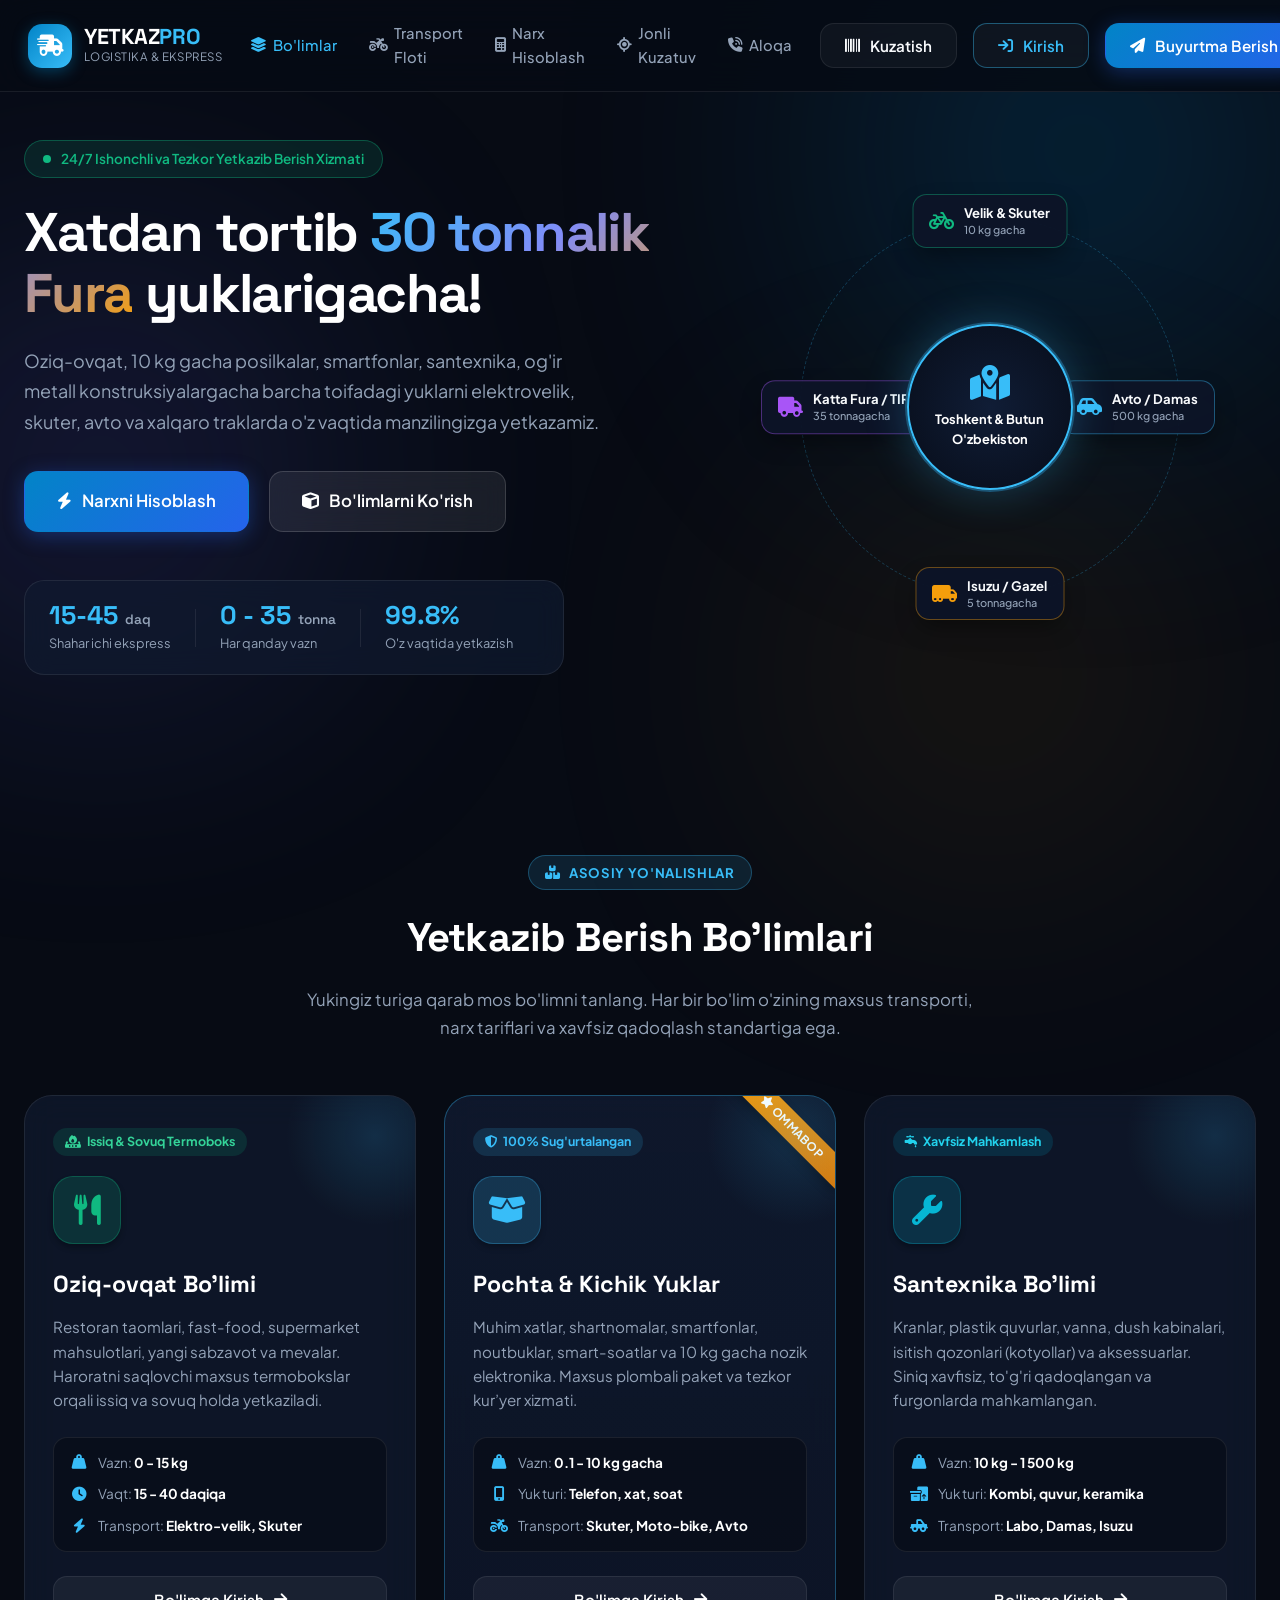
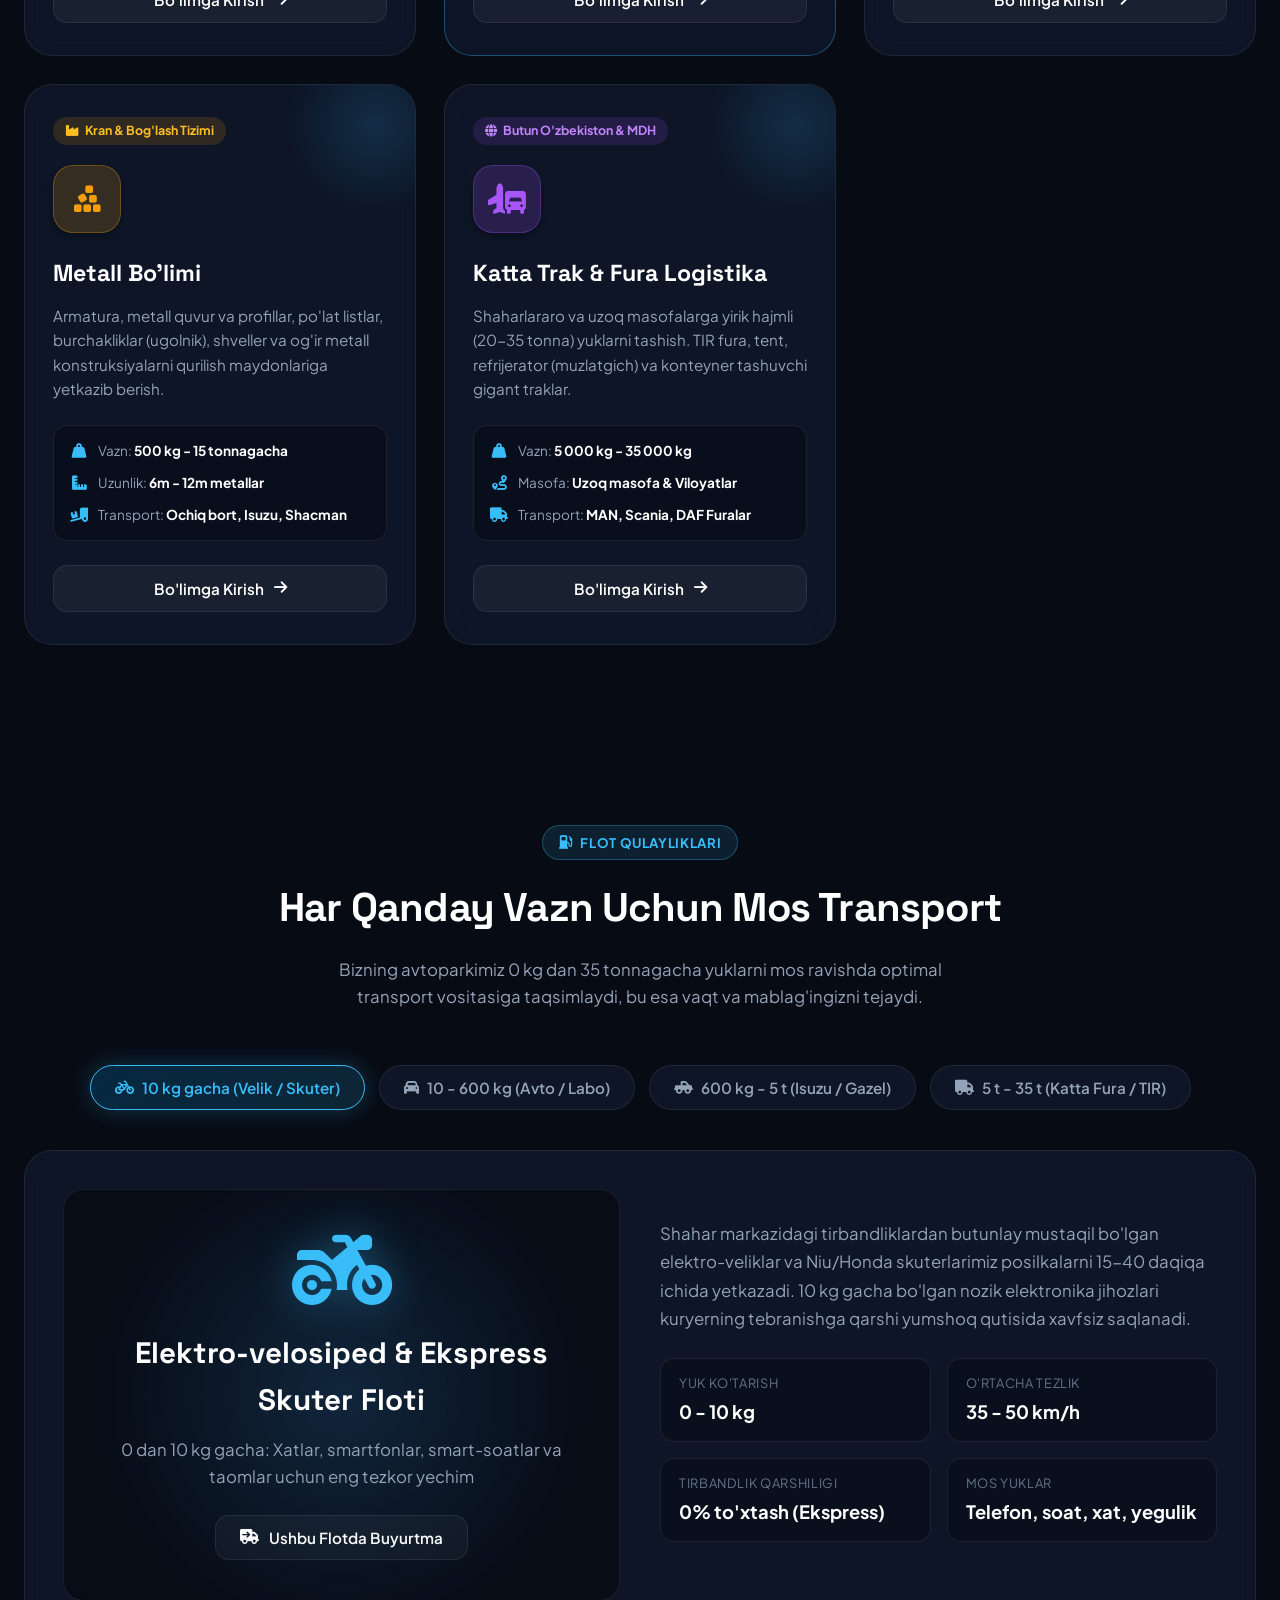
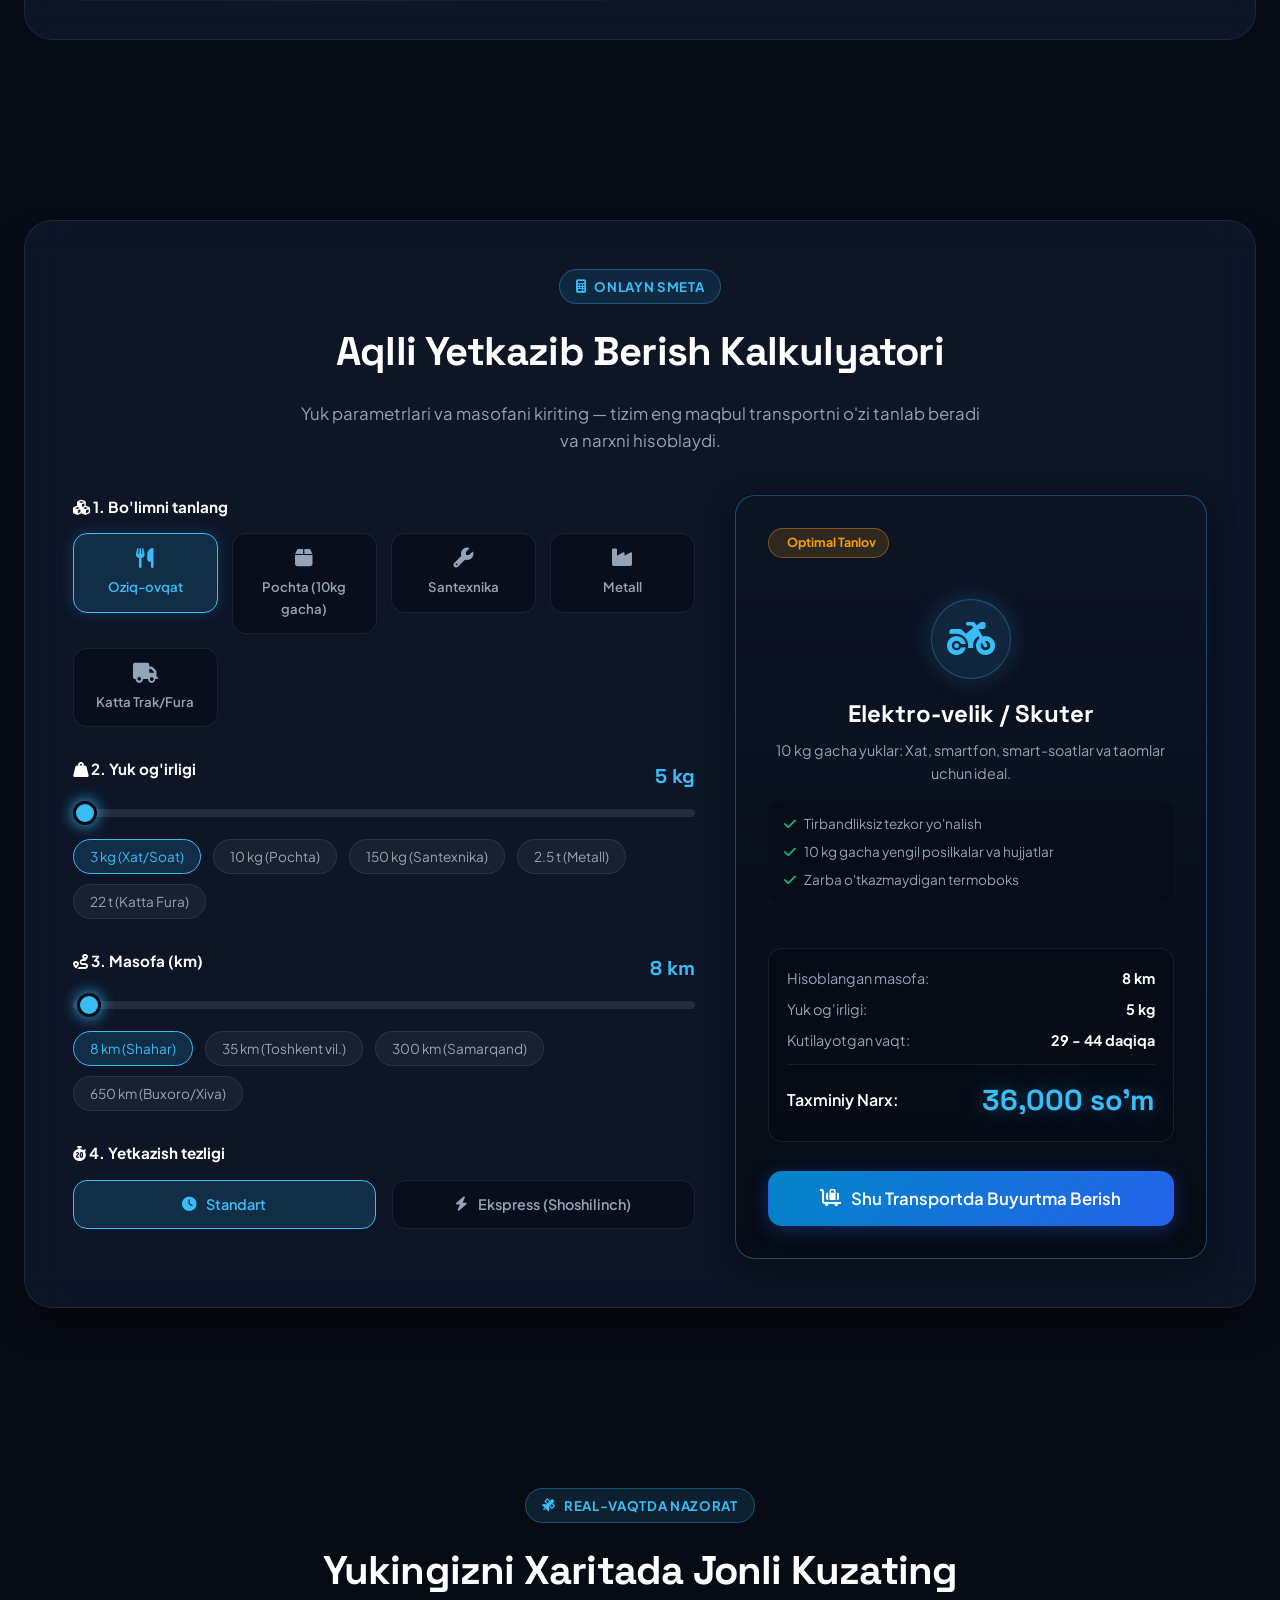
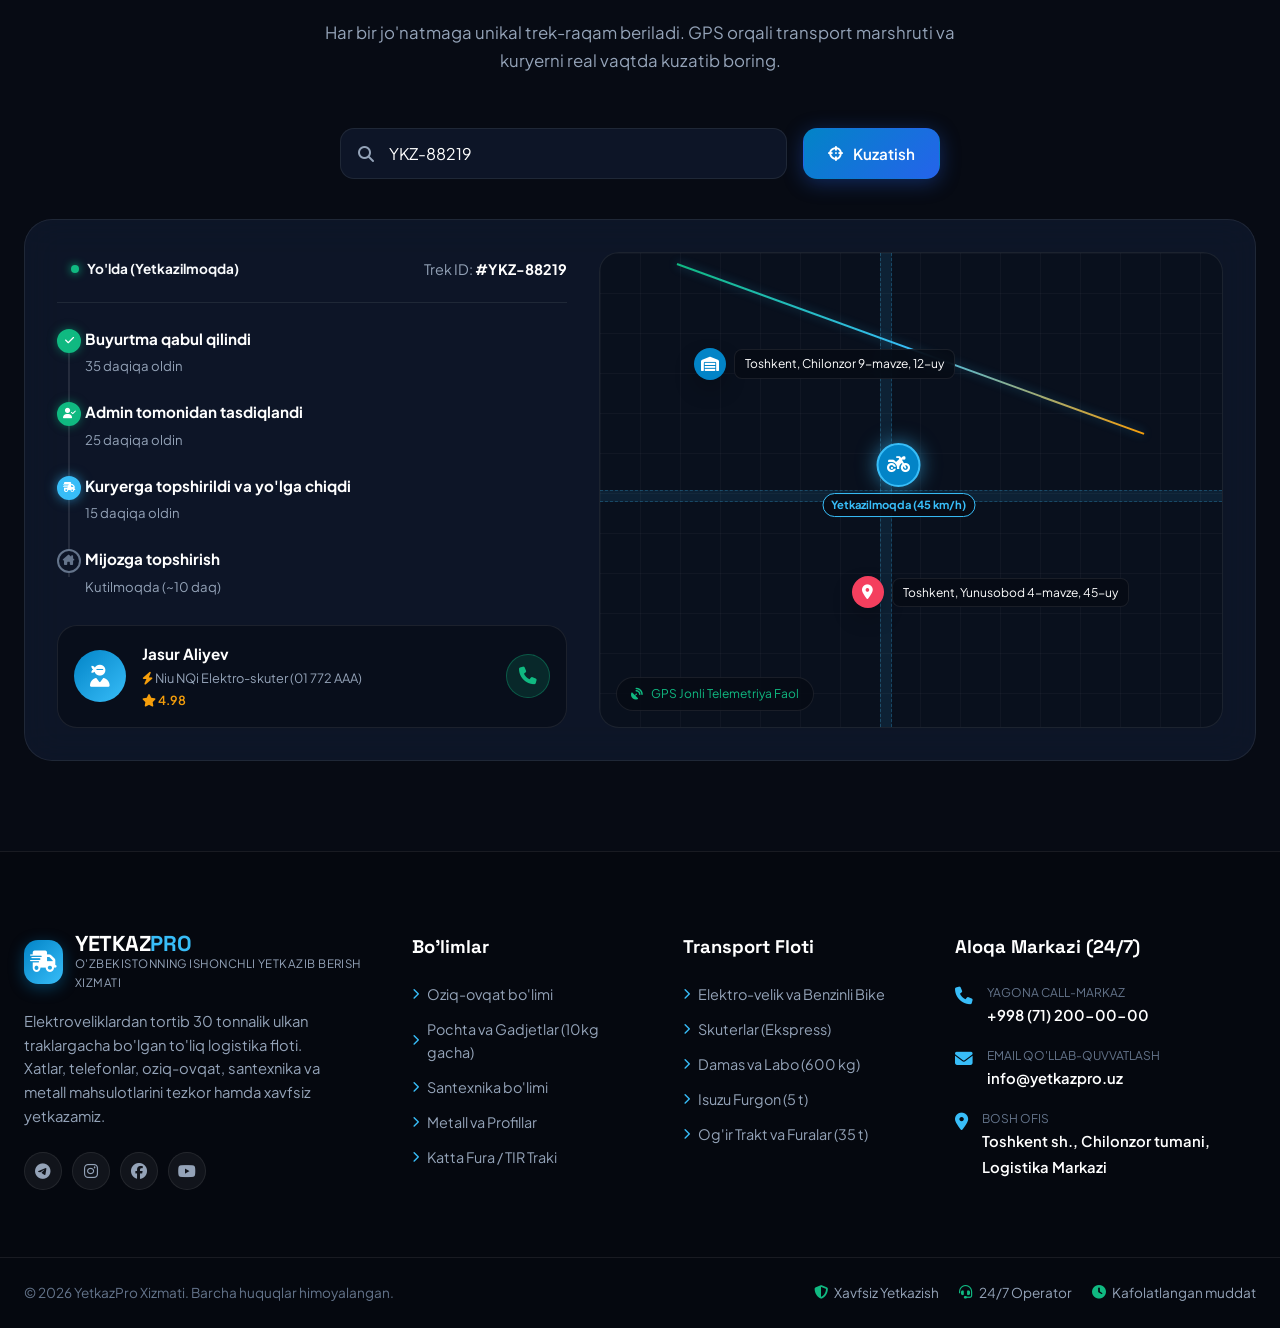
<file: admin.html>
<!DOCTYPE html>
<html lang="uz">
<head>
    <meta charset="UTF-8">
    <meta name="viewport" content="width=device-width, initial-scale=1.0">
    <title>YETKAZ PRO — Dispetcher & Admin Boshqaruv Paneli</title>
    <meta name="description" content="YetkazPro logistika xizmatining barcha buyurtmalarini real vaqtda kuzatish, tasdiqlash va kuryerlarni boshqarish paneli.">
    
    <!-- Google Fonts -->
    <link rel="preconnect" href="https://fonts.googleapis.com">
    <link rel="preconnect" href="https://fonts.gstatic.com" crossorigin>
    <link href="https://fonts.googleapis.com/css2?family=Plus+Jakarta+Sans:wght@300;400;500;600;700;800&family=Space+Grotesk:wght@600;700&display=swap" rel="stylesheet">
    
    <!-- Font Awesome Icons -->
    <link rel="stylesheet" href="https://cdnjs.cloudflare.com/ajax/libs/font-awesome/6.5.1/css/all.min.css">
    
    <!-- Custom Styles -->
    <link rel="stylesheet" href="css/style.css">
    <link rel="stylesheet" href="css/admin.css">
</head>
<body class="admin-body">

    <!-- Dynamic Ambient Glows -->
    <div class="bg-glow bg-glow-1"></div>
    <div class="bg-glow bg-glow-2"></div>

    <!-- Admin Header -->
    <header class="admin-header">
        <div class="admin-header-container">
            <div class="admin-brand-group">
                <a href="index.html" class="brand-logo">
                    <div class="logo-icon-box">
                        <i class="fa-solid fa-truck-fast"></i>
                    </div>
                    <div class="logo-text-group">
                        <span class="logo-title">YETKAZ<span class="brand-accent">PRO</span></span>
                        <span class="logo-tagline">Dispetcher Boshqaruv Paneli</span>
                    </div>
                </a>
                <div class="live-sync-indicator" title="Barcha ma'lumotlar real vaqtda yangilanadi">
                    <span class="live-dot"></span>
                    <span>Real-Vaqt Sinxron</span>
                </div>

                <div class="role-badge-indicator" style="background: rgba(245, 158, 11, 0.15); border: 1px solid rgba(245, 158, 11, 0.4); color: var(--accent-amber); font-weight: 800; font-size: 0.82rem; padding: 5px 14px; border-radius: var(--radius-pill); display: inline-flex; align-items: center; gap: 8px;">
                    <i class="fa-solid fa-shield-halved"></i>
                    <span>SIZ DISPETCHER (ADMIN) PANELIDASIZ</span>
                </div>
            </div>

            <div class="admin-top-actions">
                <button class="btn btn-outline btn-sm" id="toggleSoundBtn" title="Ovozli bildirishnoma">
                    <i class="fa-solid fa-volume-high" id="soundIcon"></i> <span id="soundText">Ovoz: Yoniq</span>
                </button>
                <button class="btn btn-outline btn-sm" id="resetDataBtn" title="Standart test ma'lumotlarini tiklash">
                    <i class="fa-solid fa-rotate-left"></i> <span>Tiklash</span>
                </button>
                <button class="btn btn-outline btn-sm" id="adminCredsBtn" title="Admin login va parolini almashtirish">
                    <i class="fa-solid fa-key"></i> <span>Login & Parol</span>
                </button>
                <a href="index.html" class="btn btn-glass btn-sm" target="_blank">
                    <i class="fa-solid fa-arrow-up-right-from-square"></i> <span>Mijoz Sayti</span>
                </a>
                <button class="btn btn-outline btn-sm text-rose" id="adminLogoutBtn" title="Tizimdan chiqish">
                    <i class="fa-solid fa-arrow-right-from-bracket"></i> <span>Chiqish</span>
                </button>
            </div>
        </div>
    </header>

    <!-- Main Dashboard Container -->
    <main class="admin-main container">
        
        <!-- Navigation View Tabs -->
        <nav class="admin-views-navbar">
            <button class="admin-view-tab-btn active" data-view="orders">
                <i class="fa-solid fa-boxes-packing"></i> <span>Buyurtmalar (Dispetcher)</span>
                <span class="view-tab-badge" id="navOrdersBadge">0</span>
            </button>
            <button class="admin-view-tab-btn" data-view="clients">
                <i class="fa-solid fa-users"></i> <span>Mijozlar (Foydalanuvchilar)</span>
                <span class="view-tab-badge" id="navClientsBadge">0</span>
            </button>
            <button class="admin-view-tab-btn" data-view="couriers">
                <i class="fa-solid fa-motorcycle"></i> <span>Yetkazib Beruvchilar (Kuryerlar)</span>
                <span class="view-tab-badge" id="navCouriersBadge">0</span>
            </button>
        </nav>

        <!-- =========================================================
             VIEW 1: ORDERS (BUYURTMALAR)
             ========================================================= -->
        <div class="admin-view-content active" id="viewOrdersPane">
            <!-- Metrics / KPI Overview -->
            <section class="admin-metrics-grid">
                <div class="kpi-card" data-filter="all">
                    <div class="kpi-icon-box icon-all">
                        <i class="fa-solid fa-boxes-packing"></i>
                    </div>
                    <div class="kpi-info">
                        <span class="kpi-label">Jami Buyurtmalar</span>
                        <h3 class="kpi-value" id="metricTotalOrders">0</h3>
                    </div>
                </div>

                <div class="kpi-card alert-kpi" data-filter="pending">
                    <div class="kpi-icon-box icon-pending">
                        <i class="fa-solid fa-bell"></i>
                    </div>
                    <div class="kpi-info">
                        <span class="kpi-label">Yangi / Kutilmoqda</span>
                        <h3 class="kpi-value" id="metricPendingOrders">0</h3>
                    </div>
                    <div class="kpi-badge" id="pendingAlertBadge">Tasdiqlash kerak!</div>
                </div>

                <div class="kpi-card" data-filter="in_transit">
                    <div class="kpi-icon-box icon-transit">
                        <i class="fa-solid fa-truck-fast"></i>
                    </div>
                    <div class="kpi-info">
                        <span class="kpi-label">Yo'lda / Yetkazilmoqda</span>
                        <h3 class="kpi-value" id="metricInTransitOrders">0</h3>
                    </div>
                </div>

                <div class="kpi-card" data-filter="delivered">
                    <div class="kpi-icon-box icon-delivered">
                        <i class="fa-solid fa-circle-check"></i>
                    </div>
                    <div class="kpi-info">
                        <span class="kpi-label">Yetkazildi (Yakunlangan)</span>
                        <h3 class="kpi-value" id="metricDeliveredOrders">0</h3>
                    </div>
                </div>

                <div class="kpi-card">
                    <div class="kpi-icon-box icon-money">
                        <i class="fa-solid fa-coins"></i>
                    </div>
                    <div class="kpi-info">
                        <span class="kpi-label">Umumiy Summa</span>
                        <h3 class="kpi-value" id="metricTotalRevenue">0 so'm</h3>
                    </div>
                </div>
            </section>

            <!-- Dispatch Controls & Filtering -->
            <section class="dispatch-toolbar">
                <div class="search-filter-wrapper">
                    <div class="admin-search-box">
                        <i class="fa-solid fa-magnifying-glass"></i>
                        <input type="text" id="adminSearchInput" placeholder="Trek-kod (YKZ-...), mijoz ismi yoki telefon...">
                        <button id="clearSearchBtn" class="clear-input-btn" style="display: none;">&times;</button>
                    </div>

                    <div class="dept-filter-dropdown">
                        <select id="adminDeptFilter">
                            <option value="all">Barcha Bo'limlar</option>
                            <option value="food">🍏 Oziq-ovqat Bo'limi</option>
                            <option value="parcel">📱 Pochta (10kg gacha)</option>
                            <option value="plumbing">🔧 Santexnika Bo'limi</option>
                            <option value="metal">🏗️ Metall Bo'limi</option>
                            <option value="truck">🚛 Katta Trak & Fura</option>
                        </select>
                    </div>

                    <button class="btn btn-primary" id="adminCreateOrderBtn">
                        <i class="fa-solid fa-plus"></i> <span>Yangi Buyurtma</span>
                    </button>
                </div>

                <div class="status-tabs-nav" id="statusTabsNav">
                    <button class="status-tab-btn active" data-status="all">
                        <span>Barchasi</span> <span class="tab-count" id="countAll">0</span>
                    </button>
                    <button class="status-tab-btn" data-status="pending">
                        <span class="status-dot dot-pending"></span>
                        <span>Kutilmoqda</span> <span class="tab-count count-pending" id="countPending">0</span>
                    </button>
                    <button class="status-tab-btn" data-status="confirmed">
                        <span class="status-dot dot-confirmed"></span>
                        <span>Tasdiqlangan</span> <span class="tab-count" id="countConfirmed">0</span>
                    </button>
                    <button class="status-tab-btn" data-status="in_transit">
                        <span class="status-dot dot-transit"></span>
                        <span>Yo'lda</span> <span class="tab-count" id="countInTransit">0</span>
                    </button>
                    <button class="status-tab-btn" data-status="delivered">
                        <span class="status-dot dot-delivered"></span>
                        <span>Yetkazildi</span> <span class="tab-count" id="countDelivered">0</span>
                    </button>
                </div>
            </section>

            <!-- Orders Table Area -->
            <section class="admin-table-container">
                <div class="table-card">
                    <div class="table-responsive">
                        <table class="admin-orders-table" id="adminOrdersTable">
                            <thead>
                                <tr>
                                    <th>Trek ID</th>
                                    <th>Mijoz & Telefon</th>
                                    <th>Bo'lim & Yuk</th>
                                    <th>Vazn & Transport</th>
                                    <th>Manzil (Yo'nalish)</th>
                                    <th>Narx</th>
                                    <th>Holat (Status)</th>
                                    <th class="text-right">Boshqaruv (Amallar)</th>
                                </tr>
                            </thead>
                            <tbody id="ordersTableBody">
                                <!-- Populated dynamically via JS -->
                            </tbody>
                        </table>
                    </div>

                    <!-- Empty State -->
                    <div class="table-empty-state" id="tableEmptyState" style="display: none;">
                        <i class="fa-solid fa-box-open"></i>
                        <h4>Hech qanday buyurtma topilmadi</h4>
                        <p>Qidiruv so'zini yoki tanlangan filtrlarni o'zgartirib ko'ring.</p>
                    </div>
                </div>
            </section>
        </div>

        <!-- =========================================================
             VIEW 2: CLIENTS (MIJOZLAR / FOYDALANUVCHILAR)
             ========================================================= -->
        <div class="admin-view-content" id="viewClientsPane">
            <section class="dispatch-toolbar">
                <div class="search-filter-wrapper">
                    <div class="admin-search-box">
                        <i class="fa-solid fa-magnifying-glass"></i>
                        <input type="text" id="clientSearchInput" placeholder="Mijoz ismi yoki telefon raqami bo'yicha qidiruv...">
                    </div>
                </div>
            </section>

            <section class="admin-table-container">
                <div class="table-card">
                    <div class="table-responsive">
                        <table class="admin-orders-table">
                            <thead>
                                <tr>
                                    <th>Mijoz ID</th>
                                    <th>Foydalanuvchi Ismi</th>
                                    <th>Telefon Raqami</th>
                                    <th>Ro'yxatdan O'tgan Sana</th>
                                    <th>Jami Buyurtmalar</th>
                                    <th>Holati</th>
                                </tr>
                            </thead>
                            <tbody id="clientsTableBody">
                                <!-- Dynamically populated by JS -->
                            </tbody>
                        </table>
                    </div>
                </div>
            </section>
        </div>

        <!-- =========================================================
             VIEW 3: COURIERS (YUK YETKAZIB BERUVCHILAR / KURYERLAR)
             ========================================================= -->
        <div class="admin-view-content" id="viewCouriersPane">
            <section class="dispatch-toolbar">
                <div class="search-filter-wrapper">
                    <div class="admin-search-box">
                        <i class="fa-solid fa-magnifying-glass"></i>
                        <input type="text" id="courierSearchInput" placeholder="Kuryer ismi, transport yoki davlat raqami...">
                    </div>
                    <button class="btn btn-primary" id="openAddCourierModalBtn">
                        <i class="fa-solid fa-user-plus"></i> <span>Yangi Kuryer Qo'shish</span>
                    </button>
                </div>
            </section>

            <section class="admin-table-container">
                <div class="table-card">
                    <div class="table-responsive">
                        <table class="admin-orders-table">
                            <thead>
                                <tr>
                                    <th>Kuryer ID</th>
                                    <th>Ism & Familiya</th>
                                    <th>Telefon Raqami</th>
                                    <th>Transport & Rusumi</th>
                                    <th>Davlat Raqami</th>
                                    <th>Login & Parol</th>
                                    <th>Holati</th>
                                    <th class="text-right">Amal</th>
                                </tr>
                            </thead>
                            <tbody id="couriersTableBody">
                                <!-- Dynamically populated by JS -->
                            </tbody>
                        </table>
                    </div>
                </div>
            </section>
        </div>

    </main>

    <!-- Order Detail & Action Modal -->
    <div class="modal-backdrop" id="adminDetailModal">
        <div class="modal-card modal-admin-detail">
            <button class="modal-close-btn" id="closeAdminDetailBtn">&times;</button>
            
            <div class="admin-modal-header">
                <div class="header-track-box">
                    <span class="modal-sub">Buyurtma tafsilotlari</span>
                    <h2 id="modalDetailTrackId">#YKZ-88219</h2>
                </div>
                <div id="modalDetailStatusPill" class="modal-status-badge">
                    <!-- Dynamic -->
                </div>
            </div>

            <div class="admin-modal-body-grid">
                <!-- Left Column: Order Data -->
                <div class="order-full-info">
                    <div class="info-block">
                        <label><i class="fa-solid fa-user"></i> Mijoz Ma'lumotlari:</label>
                        <h4 id="modalClientName">Jasur Aliyev</h4>
                        <p id="modalClientPhone">+998 90 123 45 67</p>
                    </div>

                    <div class="info-block">
                        <label><i class="fa-solid fa-boxes-stacked"></i> Yuk va Bo'lim:</label>
                        <p>Bo'lim: <strong id="modalDeptName">Pochta (10kg gacha)</strong></p>
                        <p>Tavsif: <span id="modalItemDesc">iPhone 15 Pro Max qutisi</span></p>
                        <p>Vazn: <strong id="modalWeight">1.2 kg</strong> • Masofa: <strong id="modalDistance">14 km</strong></p>
                    </div>

                    <div class="info-block">
                        <label><i class="fa-solid fa-location-dot"></i> Marshrut:</label>
                        <div class="route-line">
                            <span class="route-point origin">A</span>
                            <div>
                                <small>Olish manzili:</small>
                                <p id="modalPickup">Chilonzor 9-mavze, 12-uy</p>
                            </div>
                        </div>
                        <div class="route-line">
                            <span class="route-point dest">B</span>
                            <div>
                                <small>Yetkazish manzili:</small>
                                <p id="modalDelivery">Yunusobod 4-mavze, 45-uy</p>
                            </div>
                        </div>
                    </div>

                    <div class="info-block price-block">
                        <label>To'lov summasi:</label>
                        <h3 id="modalPrice">28 000 so'm</h3>
                    </div>
                </div>

                <!-- Right Column: Dispatch & Actions -->
                <div class="order-dispatch-control">
                    <h3><i class="fa-solid fa-sliders"></i> Buyurtmani Boshqarish</h3>
                    
                    <div class="dispatch-action-box">
                        <label for="modalStatusSelect">Holatni O'zgartirish (Status):</label>
                        <select id="modalStatusSelect" class="admin-select">
                            <option value="pending">🟡 Kutilmoqda (Yangi)</option>
                            <option value="confirmed">🔵 Tasdiqlangan (Kuryerga tayyor)</option>
                            <option value="in_transit">🟣 Yo'lda (Yetkazilmoqda)</option>
                            <option value="delivered">🟢 Yetkazildi (Yakunlangan)</option>
                            <option value="cancelled">🔴 Bekor qilindi</option>
                        </select>
                    </div>

                    <div class="dispatch-action-box">
                        <label><i class="fa-solid fa-motorcycle"></i> Kuryer / Haydovchini Biriktirish:</label>
                        
                        <!-- Quick select registered courier -->
                        <div style="margin-bottom: 8px;">
                            <select id="modalRegisteredCourierSelect" class="admin-select">
                                <option value="">-- Ro'yxatdagi Kuryerni Tanlash --</option>
                            </select>
                        </div>

                        <div class="courier-assign-box">
                            <input type="text" id="modalCourierName" placeholder="Kuryer ismi (Masalan: Jasur Aliyev)" class="admin-input">
                            <input type="text" id="modalCourierPhone" placeholder="Kuryer telefoni (+998 90 ...)" class="admin-input">
                            <input type="text" id="modalCourierVeh" placeholder="Transport va Davlat raqami" class="admin-input">
                        </div>
                    </div>

                    <div class="modal-buttons-group">
                        <button class="btn btn-primary btn-block" id="saveOrderChangesBtn">
                            <i class="fa-solid fa-floppy-disk"></i> O'zgarishlarni Saqlash
                        </button>
                        <button class="btn btn-outline btn-block text-rose" id="deleteOrderBtn">
                            <i class="fa-solid fa-trash-can"></i> Buyurtmani O'chirish
                        </button>
                    </div>
                </div>
            </div>
        </div>
    </div>

    <!-- Create New Order Admin Modal -->
    <div class="modal-backdrop" id="adminCreateModal">
        <div class="modal-card modal-order-view">
            <button class="modal-close-btn" id="closeAdminCreateBtn">&times;</button>
            <div class="order-form-header">
                <div class="logo-icon-box">
                    <i class="fa-solid fa-plus"></i>
                </div>
                <h3>Dispetcher: Yangi Buyurtma Kiritish</h3>
                <p>Mijozdan qabul qilingan yangi buyurtmani tizimga to'g'ridan-to'g'ri kiritish.</p>
            </div>

            <form id="adminNewOrderForm" class="order-form">
                <div class="form-row">
                    <div class="form-group">
                        <label><i class="fa-solid fa-user"></i> Mijoz Ismi</label>
                        <input type="text" id="newOrderName" placeholder="Mijoz ismi" required>
                    </div>
                    <div class="form-group">
                        <label><i class="fa-solid fa-phone"></i> Telefon Raqam</label>
                        <input type="tel" id="newOrderPhone" placeholder="+998 (90) 123-45-67" value="+998 " required>
                    </div>
                </div>

                <div class="form-row">
                    <div class="form-group">
                        <label><i class="fa-solid fa-layer-group"></i> Bo'lim</label>
                        <select id="newOrderDept" required>
                            <option value="food">Oziq-ovqat Bo'limi</option>
                            <option value="parcel" selected>Pochta & Kichik Yuklar (10 kg gacha)</option>
                            <option value="plumbing">Santexnika Bo'limi</option>
                            <option value="metal">Metall Bo'limi</option>
                            <option value="truck">Katta Trak & Fura</option>
                        </select>
                    </div>
                    <div class="form-group">
                        <label><i class="fa-solid fa-truck"></i> Transport Turi</label>
                        <select id="newOrderVehicle" required>
                            <option value="bike">Elektro-velik / Skuter (10 kg gacha)</option>
                            <option value="car">Damas / Labo (600 kg gacha)</option>
                            <option value="isuzu">Isuzu / Gazel (5 tonnagacha)</option>
                            <option value="fura">Katta Fura / TIR Traki (35 tonnagacha)</option>
                        </select>
                    </div>
                </div>

                <div class="form-row">
                    <div class="form-group">
                        <label><i class="fa-solid fa-weight-hanging"></i> Yuk Og'irligi (kg)</label>
                        <input type="number" id="newOrderWeight" value="5" min="0.1" step="0.1" required>
                    </div>
                    <div class="form-group">
                        <label><i class="fa-solid fa-coins"></i> Narxi (so'm)</label>
                        <input type="number" id="newOrderPrice" value="25000" step="1000" required>
                    </div>
                </div>

                <div class="form-row">
                    <div class="form-group">
                        <label><i class="fa-solid fa-location-arrow"></i> Qayerdan olinadi</label>
                        <input type="text" id="newOrderPickup" placeholder="Olish manzili" required>
                    </div>
                    <div class="form-group">
                        <label><i class="fa-solid fa-location-dot"></i> Qayerga yetkaziladi</label>
                        <input type="text" id="newOrderDelivery" placeholder="Yetkazish manzili" required>
                    </div>
                </div>

                <div class="form-group">
                    <label><i class="fa-solid fa-box"></i> Yuk Tavsifi</label>
                    <input type="text" id="newOrderDesc" placeholder="Masalan: Telefon, hujjatlar, santexnika quvurlari...">
                </div>

                <div class="modal-form-actions-row" style="display: flex; gap: 14px; margin-top: 22px;">
                    <button type="button" class="btn btn-outline btn-lg" id="cancelAdminCreateBtn" style="flex: 1;">
                        <i class="fa-solid fa-xmark"></i> Bekor qilish
                    </button>
                    <button type="submit" class="btn btn-primary btn-lg" style="flex: 1.5;">
                        <i class="fa-solid fa-plus-circle"></i> Buyurtmani Yaratish
                    </button>
                </div>
            </form>
        </div>
    </div>

    <!-- Create New Courier (Yuk Yetkazib Beruvchi) Modal -->
    <div class="modal-backdrop" id="addCourierModal">
        <div class="modal-card modal-order-view">
            <button class="modal-close-btn" id="closeAddCourierModalBtn">&times;</button>
            <div class="order-form-header text-center">
                <div class="logo-icon-box" style="margin: 0 auto 12px; background: linear-gradient(135deg, #10b981, #059669);">
                    <i class="fa-solid fa-motorcycle"></i>
                </div>
                <h3>Yangi Yetkazib Beruvchi (Kuryer) Qo'shish</h3>
                <p>Kuryer yoki haydovchi ma'lumotlarini to'ldiring va unga shaxsiy login-parol bering.</p>
            </div>

            <form id="addCourierForm" class="order-form">
                <div class="form-row">
                    <div class="form-group">
                        <label><i class="fa-solid fa-user"></i> Ism va Familiya</label>
                        <input type="text" id="courierFullName" placeholder="Masalan: Sardor Rustamov" required>
                    </div>
                    <div class="form-group">
                        <label><i class="fa-solid fa-phone"></i> Telefon Raqami</label>
                        <input type="tel" id="courierPhone" placeholder="+998 (90) 123-45-67" value="+998 " required>
                    </div>
                </div>

                <div class="form-row">
                    <div class="form-group">
                        <label><i class="fa-solid fa-truck"></i> Transport Toifasi</label>
                        <select id="courierVehType" required>
                            <option value="bike">Elektro-velik / Skuter (10 kg gacha)</option>
                            <option value="car">Damas / Labo (600 kg gacha)</option>
                            <option value="isuzu">Isuzu / Gazel (5 tonnagacha)</option>
                            <option value="fura">Katta Fura / TIR Traki (35 tonnagacha)</option>
                        </select>
                    </div>
                    <div class="form-group">
                        <label><i class="fa-solid fa-car-side"></i> Transport Modeli / Rusumi</label>
                        <input type="text" id="courierVehName" placeholder="Masalan: Niu NQi Skuter / Damas Van" required>
                    </div>
                </div>

                <div class="form-group">
                    <label><i class="fa-solid fa-id-card"></i> Avtomobil Davlat Raqami</label>
                    <input type="text" id="courierPlateNumber" placeholder="Masalan: 01 772 AAA (Skuter bo'lsa: Raqamsiz)" required>
                </div>

                <div class="form-row" style="background: rgba(7, 11, 20, 0.6); padding: 14px; border-radius: var(--radius-md); border: 1px dashed rgba(56, 189, 248, 0.3);">
                    <div class="form-group">
                        <label><i class="fa-solid fa-user-lock"></i> Kuryer Logini</label>
                        <input type="text" id="courierLogin" placeholder="kuryer_sardor" required autocomplete="username">
                    </div>
                    <div class="form-group">
                        <label><i class="fa-solid fa-key"></i> Kuryer Paroli</label>
                        <div class="password-input-wrapper">
                            <input type="text" id="courierPassword" placeholder="kuryer123" required>
                        </div>
                    </div>
                </div>

                <div class="auth-helper-msg" id="courierHelperMsg" style="display: none;"></div>

                <div class="modal-form-actions-row" style="display: flex; gap: 14px; margin-top: 22px;">
                    <button type="button" class="btn btn-outline btn-lg" id="cancelAddCourierBtn" style="flex: 1;">
                        <i class="fa-solid fa-xmark"></i> Bekor qilish
                    </button>
                    <button type="submit" class="btn btn-primary btn-lg" style="flex: 1.5;">
                        <i class="fa-solid fa-user-check"></i> Kuryerni Qo'shish
                    </button>
                </div>
            </form>
        </div>
    </div>

    <!-- Admin Settings Modal (Login va Parolni Almashtirish) -->
    <div class="modal-backdrop" id="adminSettingsModal">
        <div class="modal-card modal-auth-view">
            <button class="modal-close-btn" id="closeAdminSettingsBtn">&times;</button>
            <div class="order-form-header text-center">
                <div class="logo-icon-box" style="margin: 0 auto 14px; background: linear-gradient(135deg, #f59e0b, #d97706);">
                    <i class="fa-solid fa-key"></i>
                </div>
                <h3>Admin Login & Parolni Almashtirish</h3>
                <p>Xavfsizlik maqsadida login va parolingizni yangilang. Eski parol bekor qilinadi.</p>
            </div>

            <form id="adminSettingsForm" class="auth-form-pane">
                <div class="form-group">
                    <label><i class="fa-solid fa-lock"></i> Amaldagi (Eski) Parol</label>
                    <div class="password-input-wrapper">
                        <input type="password" id="adminOldPass" placeholder="Hozirgi amaldagi parol" required autocomplete="current-password">
                        <button type="button" class="toggle-password-btn" onclick="togglePasswordVisibility('adminOldPass')">
                            <i class="fa-solid fa-eye"></i>
                        </button>
                    </div>
                </div>
                <div class="form-group">
                    <label><i class="fa-solid fa-user-shield"></i> Yangi Admin Login</label>
                    <input type="text" id="adminNewUsername" placeholder="Yangi login (kamida 4 ta belgi)" required autocomplete="username">
                </div>
                <div class="form-group">
                    <label><i class="fa-solid fa-shield-keyhole"></i> Yangi Parol</label>
                    <div class="password-input-wrapper">
                        <input type="password" id="adminNewPass" placeholder="Yangi kuchli parol" required autocomplete="new-password">
                        <button type="button" class="toggle-password-btn" onclick="togglePasswordVisibility('adminNewPass')">
                            <i class="fa-solid fa-eye"></i>
                        </button>
                    </div>
                </div>

                <div class="auth-helper-msg" id="settingsHelperMsg" style="display: none;"></div>

                <button type="submit" class="btn btn-primary btn-block btn-lg" style="margin-top: 18px;">
                    <i class="fa-solid fa-floppy-disk"></i> Login va Parolni Yangilash
                </button>
            </form>
        </div>
    </div>

    <!-- Toast Notification Container -->
    <div class="toast-container" id="adminToastContainer"></div>

    <!-- Scripts -->
    <script src="js/auth.js"></script>
    <script src="js/orderStore.js"></script>
    <script src="js/admin.js"></script>
</body>
</html>
</file>
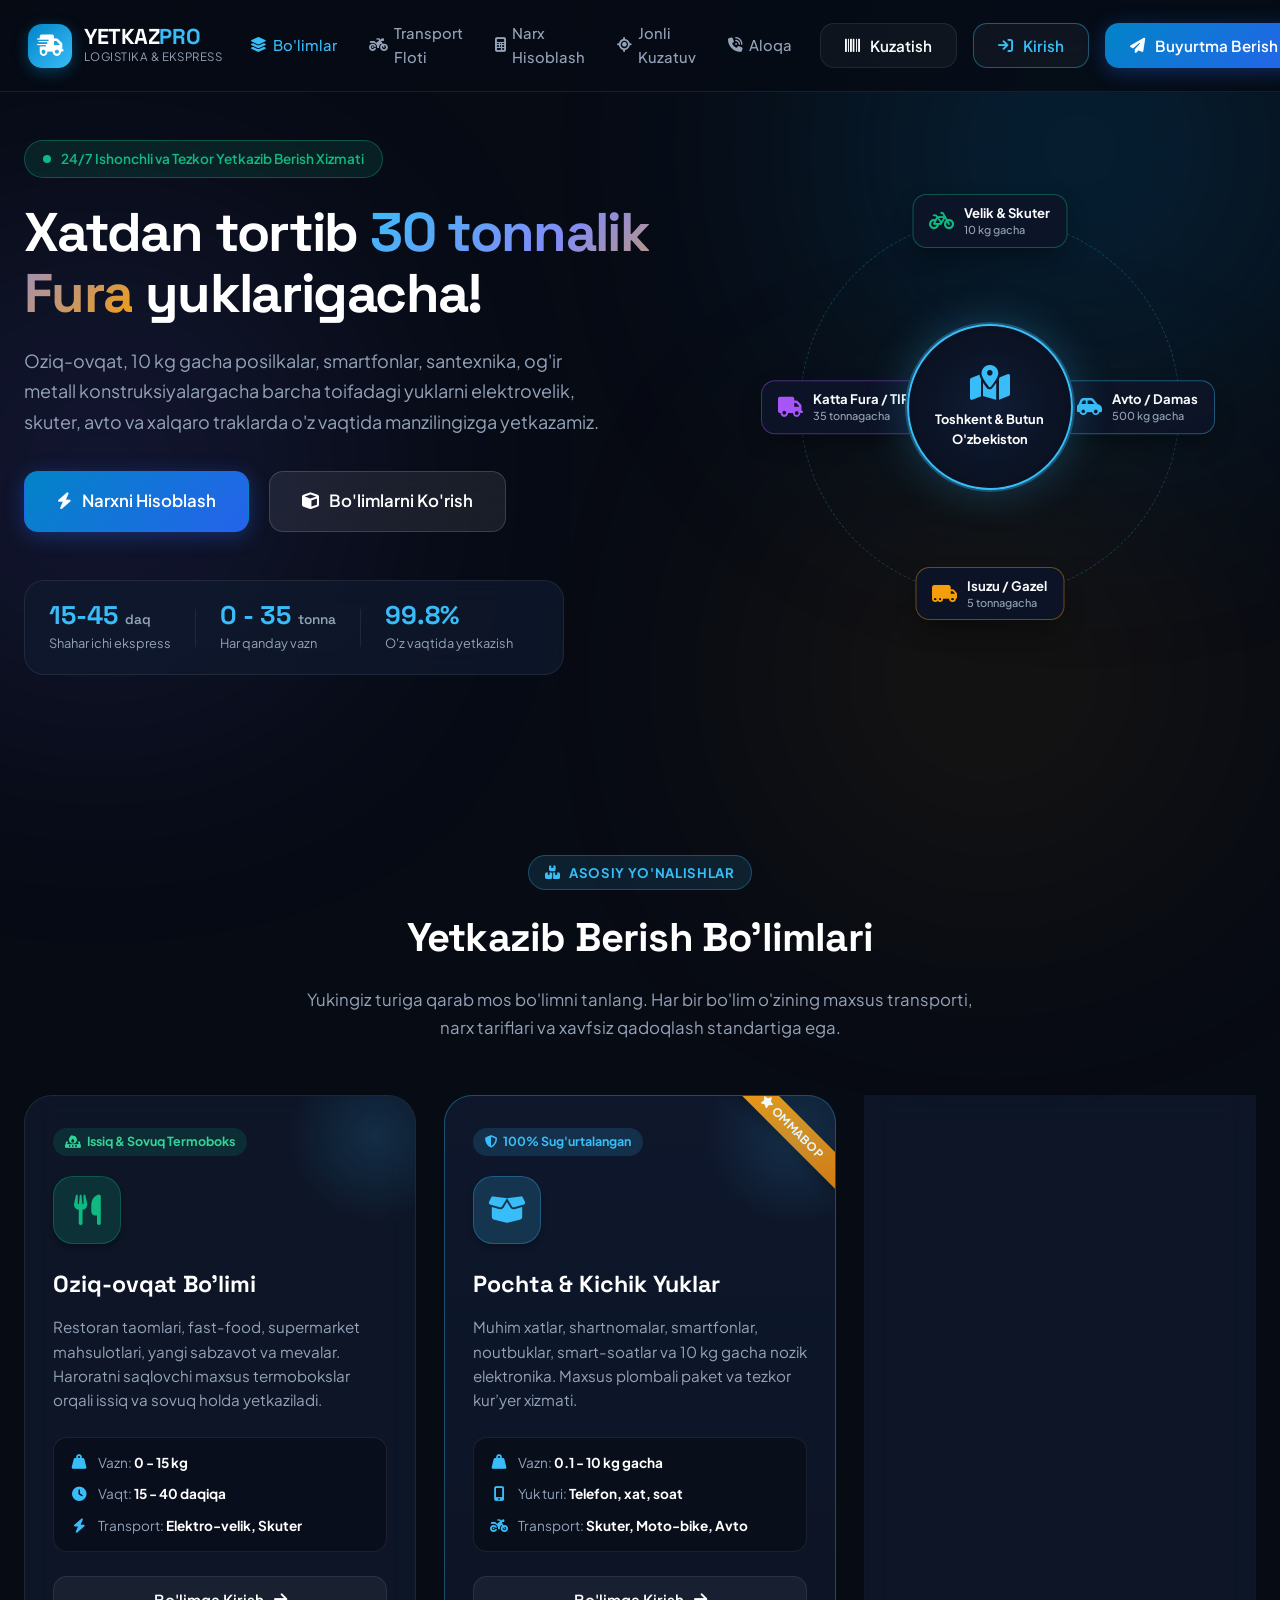
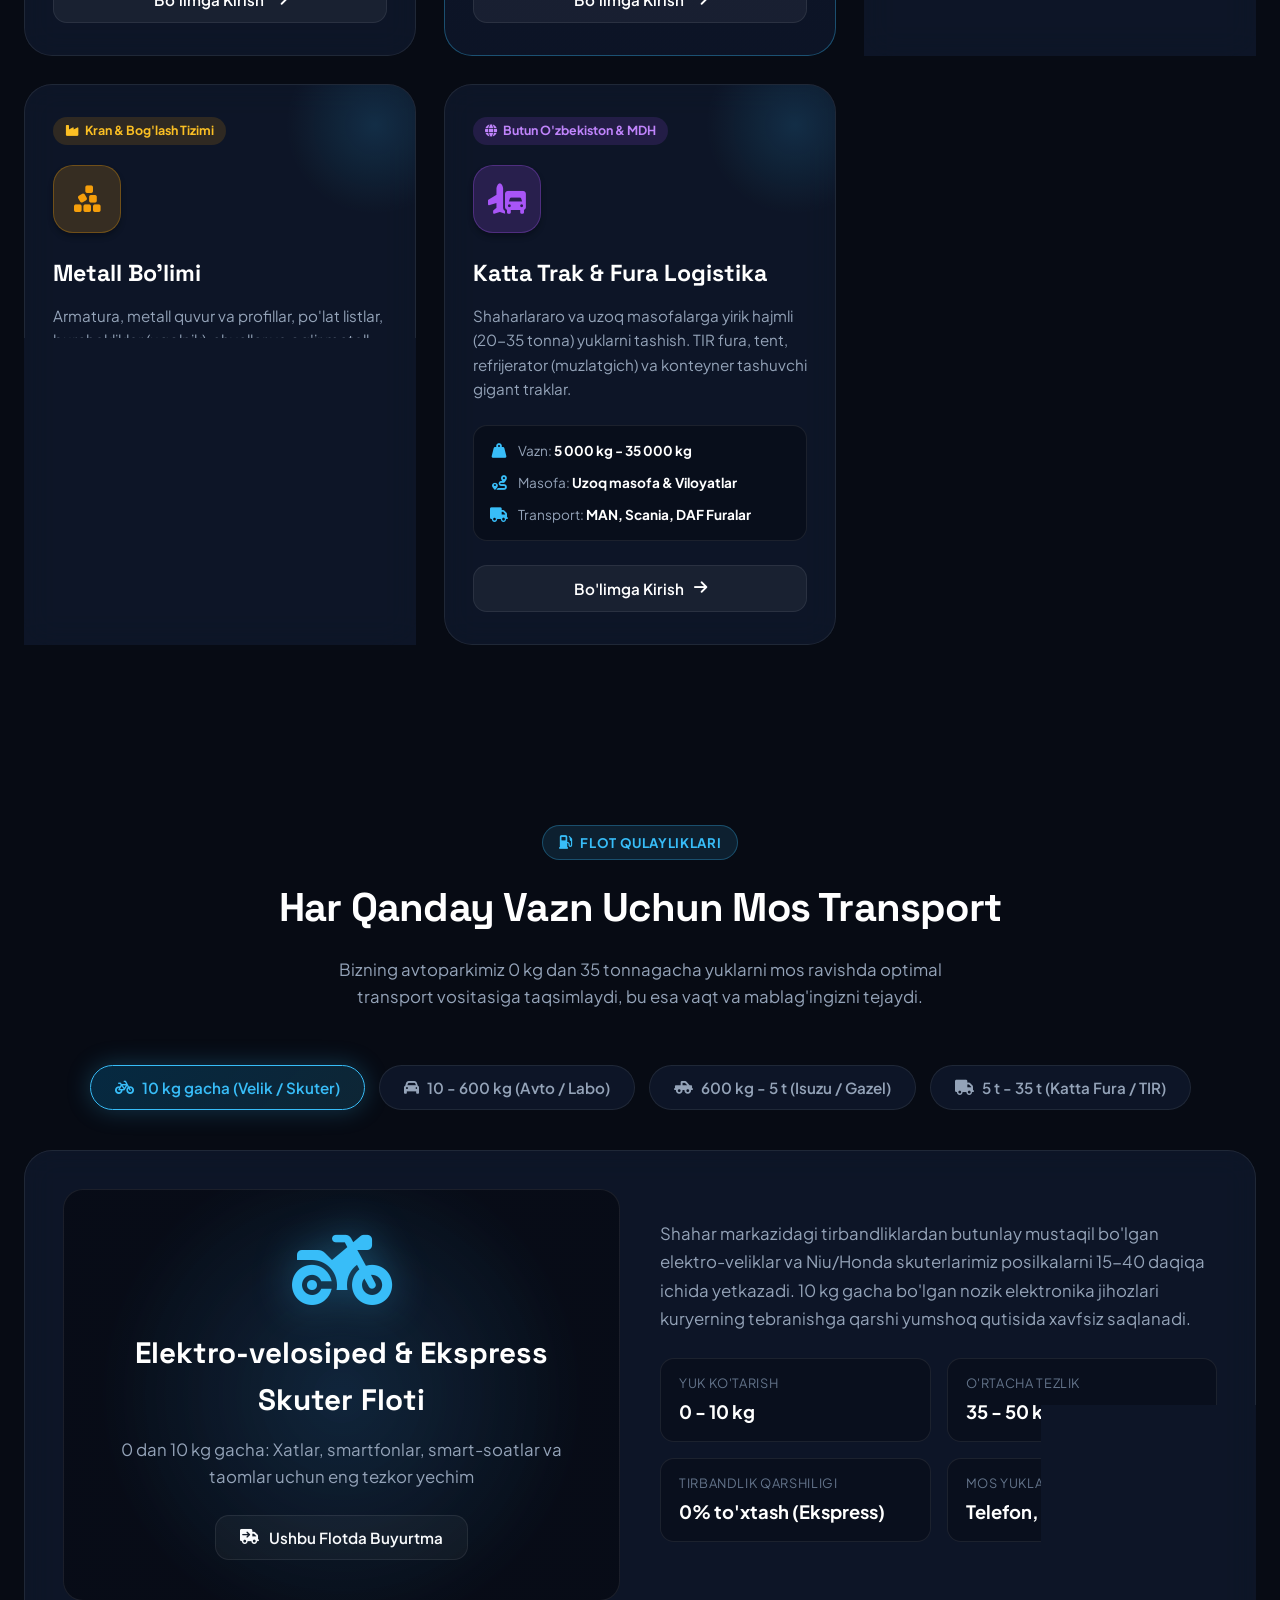
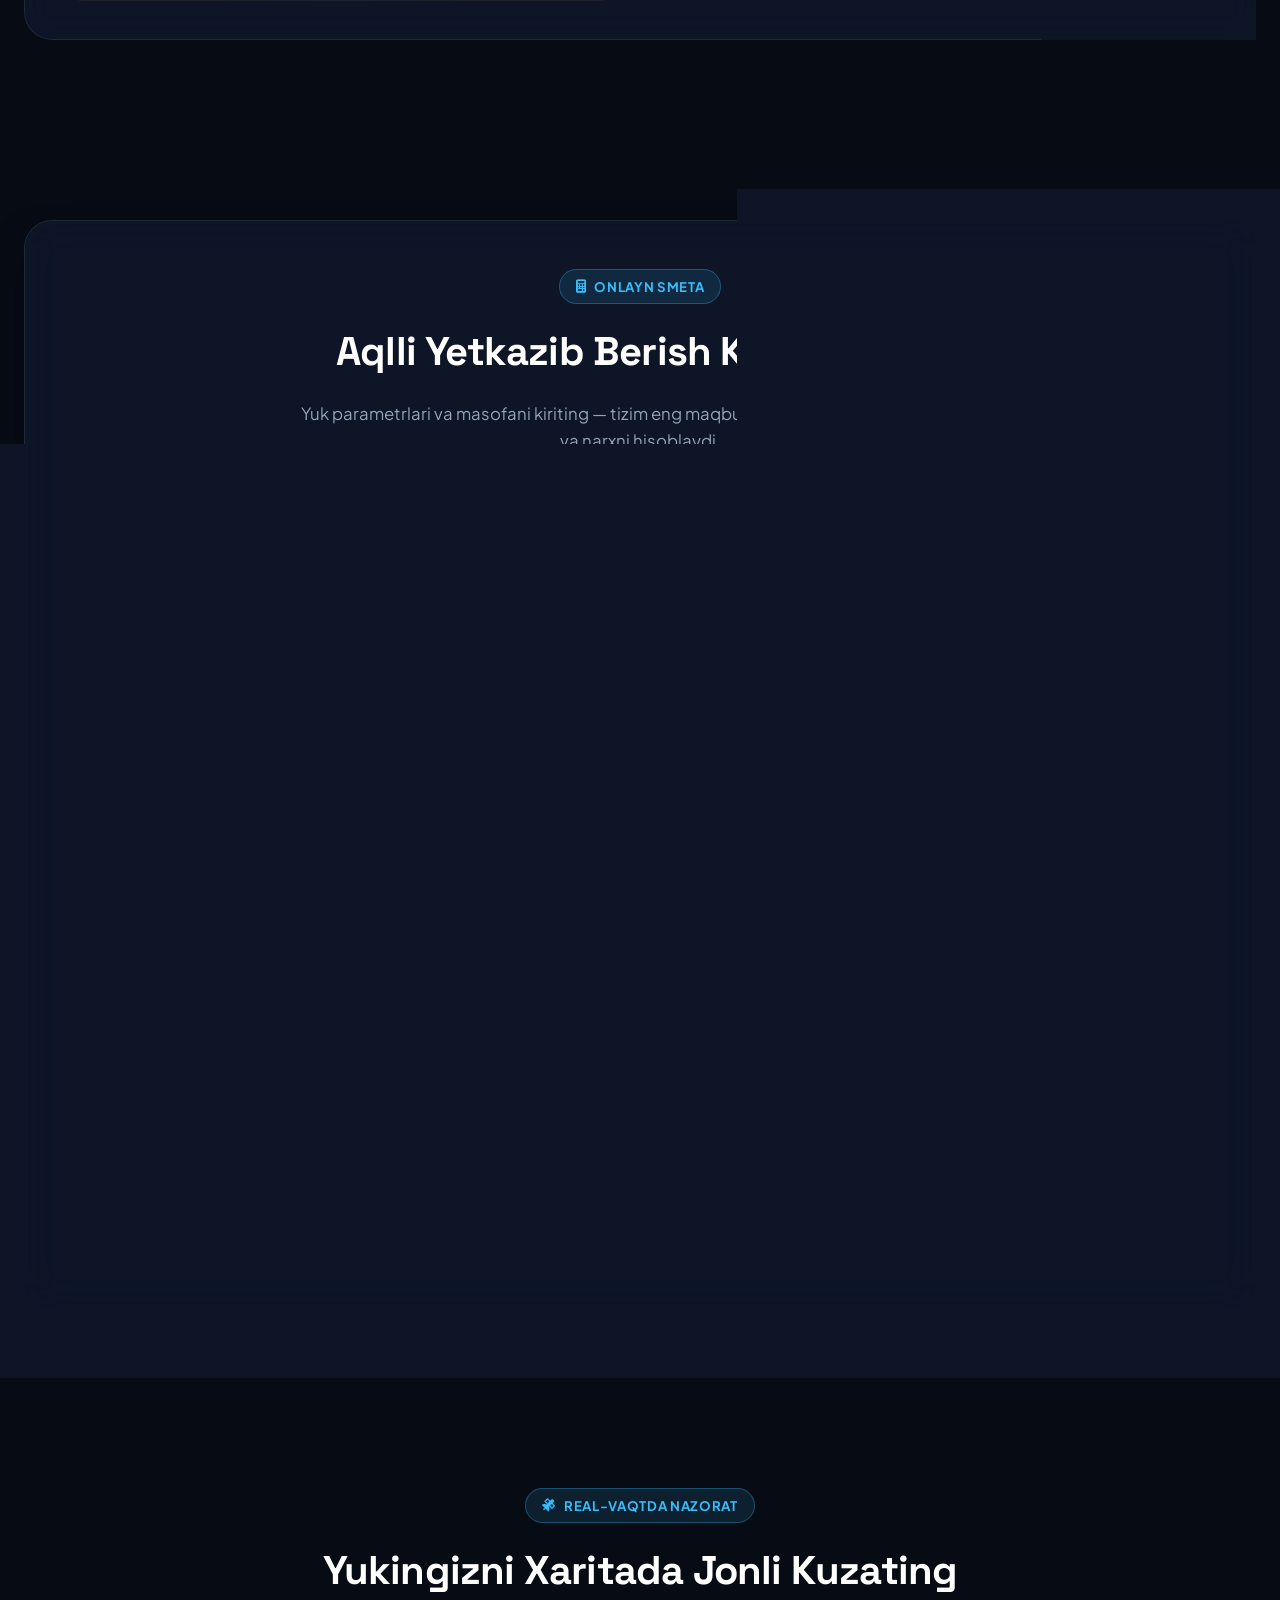
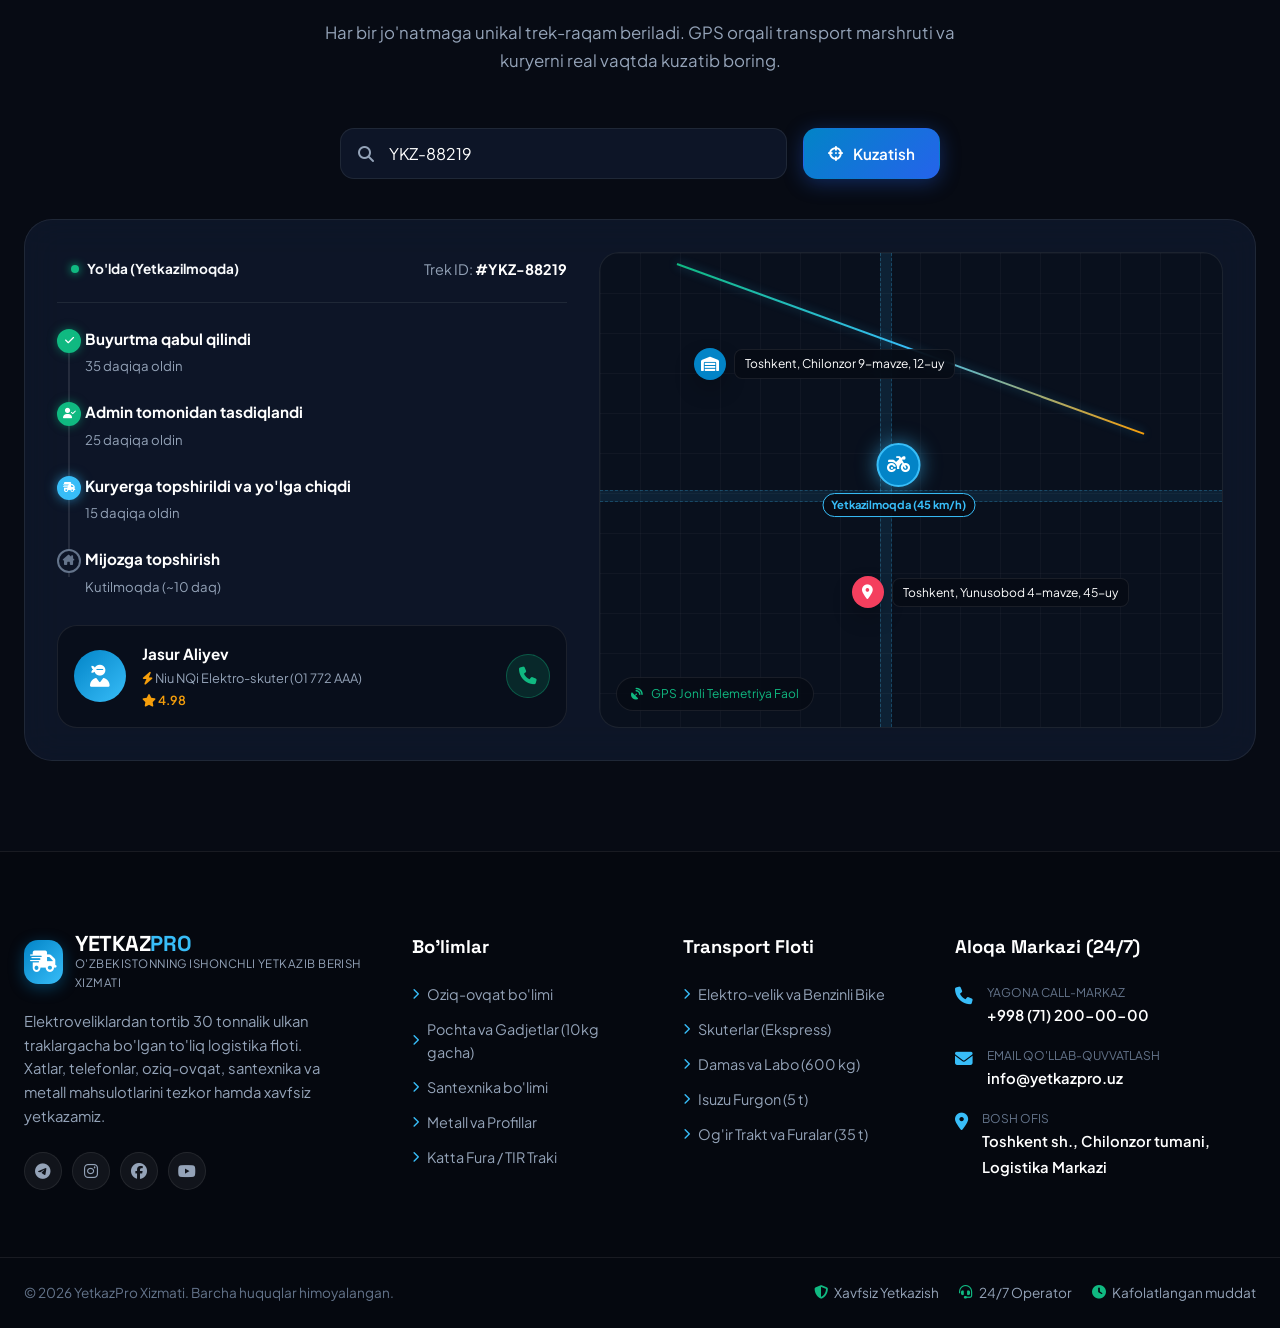
<file: courier.html>
<!DOCTYPE html>
<html lang="uz">
<head>
    <meta charset="UTF-8">
    <meta name="viewport" content="width=device-width, initial-scale=1.0, maximum-scale=1.0, user-scalable=no">
    <title>Kuryer Ish Paneli | YetkazPro Yetkazib Berish Xizmati</title>
    
    <!-- Favicon & SEO -->
    <meta name="description" content="YetkazPro kuryer va haydovchilarining shaxsiy boshqaruv ish stoli. Buyurtmalarni qabul qilish, yo'lga chiqish va yetkazish.">
    <link rel="icon" type="image/svg+xml" href="data:image/svg+xml,<svg xmlns='http://www.w3.org/2000/svg' viewBox='0 0 24 24' fill='%2310b981'><path d='M19 7h-3V6a4 4 0 0 0-8 0v1H5a1 1 0 0 0-1 1v11a3 3 0 0 0 3 3h10a3 3 0 0 0 3-3V8a1 1 0 0 0-1-1z'/></svg>">

    <!-- Fonts -->
    <link rel="preconnect" href="https://fonts.googleapis.com">
    <link rel="preconnect" href="https://fonts.gstatic.com" crossorigin>
    <link href="https://fonts.googleapis.com/css2?family=Plus+Jakarta+Sans:wght@400;500;600;700;800&family=Space+Grotesk:wght@600;700;800&display=swap" rel="stylesheet">
    
    <!-- FontAwesome 6 Pro CDN -->
    <link rel="stylesheet" href="https://cdnjs.cloudflare.com/ajax/libs/font-awesome/6.5.1/css/all.min.css">
    
    <!-- Styles -->
    <link rel="stylesheet" href="css/style.css">
    <link rel="stylesheet" href="css/admin.css">
    <link rel="stylesheet" href="css/courier.css">
</head>
<body class="courier-body">

    <!-- Header -->
    <header class="courier-header">
        <div class="courier-header-container">
            <div class="courier-brand">
                <div class="logo-icon-box">
                    <i class="fa-solid fa-motorcycle"></i>
                </div>
                <div class="courier-brand-title">
                    <span>YETKAZ<span style="color: var(--accent-emerald);">PRO</span></span>
                    <span class="courier-brand-sub">Kuryer Kabineti</span>
                </div>
            </div>

            <div class="role-badge-indicator" style="background: rgba(16, 185, 129, 0.15); border: 1px solid rgba(16, 185, 129, 0.4); color: var(--accent-emerald); font-weight: 800; font-size: 0.82rem; padding: 5px 14px; border-radius: var(--radius-pill); display: inline-flex; align-items: center; gap: 8px;">
                <i class="fa-solid fa-motorcycle"></i>
                <span>SIZ KURYER ISH PANELIDASIZ</span>
            </div>

            <div class="courier-top-user">
                <div class="courier-profile-pill">
                    <div class="courier-avatar-mini" id="headerAvatar">
                        <i class="fa-solid fa-user-ninja"></i>
                    </div>
                    <div>
                        <div class="courier-name-mini" id="headerCourierName">Kuryer</div>
                        <div class="courier-veh-mini" id="headerCourierVeh">Transport</div>
                    </div>
                </div>

                <a href="index.html" class="btn btn-glass btn-sm" title="Mijozlar bosh sahifasi" style="padding: 8px 14px; font-size: 0.85rem;">
                    <i class="fa-solid fa-globe"></i> <span>Sayt</span>
                </a>

                <button class="btn btn-outline btn-sm text-rose" id="courierLogoutBtn" title="Chiqish" style="padding: 8px 14px; font-size: 0.85rem;">
                    <i class="fa-solid fa-arrow-right-from-bracket"></i> <span>Chiqish</span>
                </button>
            </div>
        </div>
    </header>

    <!-- Main Container -->
    <main class="courier-main">

        <!-- Courier Profile Hero Card -->
        <section class="courier-hero-card">
            <div class="courier-hero-left">
                <div class="courier-hero-avatar">
                    <i class="fa-solid fa-id-badge" id="heroVehIcon"></i>
                </div>
                <div class="courier-hero-info">
                    <h2 id="heroCourierName">Kuryer Ismi</h2>
                    <p style="color: var(--text-secondary); font-size: 0.9rem;" id="heroCourierPhone">+998 90 000 00 00</p>
                    <div class="courier-hero-tags">
                        <span class="tag-veh" id="heroVehName"><i class="fa-solid fa-truck"></i> Transport</span>
                        <span class="tag-plate" id="heroPlateNumber">01 000 AAA</span>
                        <span class="tag-rating"><i class="fa-solid fa-star"></i> 4.98 Reyting</span>
                    </div>
                </div>
            </div>

            <!-- Status switcher: Available vs Busy -->
            <div class="courier-status-switch">
                <button class="status-switch-btn btn-avail active" id="btnStatusAvail" onclick="setCourierWorkStatus('available')">
                    <span class="status-dot dot-delivered"></span> Bo'sh (Buyurtmaga tayyor)
                </button>
                <button class="status-switch-btn btn-busy" id="btnStatusBusy" onclick="setCourierWorkStatus('on_delivery')">
                    <span class="status-dot dot-in_transit"></span> Band (Yo'lda)
                </button>
            </div>
        </section>

        <!-- KPI Metrics -->
        <section class="courier-metrics-grid">
            <div class="c-metric-card">
                <div class="c-metric-icon c-icon-active">
                    <i class="fa-solid fa-route"></i>
                </div>
                <div>
                    <div class="c-metric-val" id="metricActiveOrders">0</div>
                    <div class="c-metric-lbl">Menga Biriktirilgan</div>
                </div>
            </div>

            <div class="c-metric-card">
                <div class="c-metric-icon c-icon-done">
                    <i class="fa-solid fa-circle-check"></i>
                </div>
                <div>
                    <div class="c-metric-val" id="metricDeliveredOrders">0</div>
                    <div class="c-metric-lbl">Yetkazilgan (Tarix)</div>
                </div>
            </div>

            <div class="c-metric-card">
                <div class="c-metric-icon c-icon-money">
                    <i class="fa-solid fa-wallet"></i>
                </div>
                <div>
                    <div class="c-metric-val" id="metricEarnings">0 so'm</div>
                    <div class="c-metric-lbl">Yetkazish Daromadi</div>
                </div>
            </div>
        </section>

        <!-- Orders Section -->
        <section>
            <div class="courier-section-header">
                <h3 class="courier-section-title">
                    <i class="fa-solid fa-boxes-packing" style="color: var(--accent-cyan);"></i>
                    <span>Menga Biriktirilgan Buyurtmalar</span>
                </h3>

                <div class="courier-tabs-nav">
                    <button class="c-tab-btn active" data-tab="active" onclick="switchCourierTab('active')">
                        Faol / Yo'lda
                    </button>
                    <button class="c-tab-btn" data-tab="available" onclick="switchCourierTab('available')">
                        Yangi Ochiq Buyurtmalar
                    </button>
                    <button class="c-tab-btn" data-tab="history" onclick="switchCourierTab('history')">
                        Yetkazilgan Tarix
                    </button>
                </div>
            </div>

            <!-- Orders Container -->
            <div class="courier-orders-list" id="courierOrdersList">
                <!-- Dynamically populated by JS -->
            </div>
        </section>

    </main>

    <!-- Toast Notifications -->
    <div class="toast-container" id="courierToastContainer"></div>

    <!-- Scripts -->
    <script src="js/auth.js"></script>
    <script src="js/orderStore.js"></script>
    <script src="js/courier.js"></script>
</body>
</html>
</file>
<file: css/style.css>
/* ===================================================================
   YETKAZ PRO — ULTRA MODERN LOGISTICS & DELIVERY STYLESHEET
   =================================================================== */

:root {
    /* Color Palette */
    --bg-primary: #070b14;
    --bg-secondary: #0d1527;
    --bg-card: rgba(16, 26, 48, 0.7);
    --bg-card-hover: rgba(23, 38, 70, 0.85);
    --bg-glass: rgba(255, 255, 255, 0.04);
    --border-glass: rgba(255, 255, 255, 0.08);
    --border-glow: rgba(56, 189, 248, 0.35);

    /* Accents */
    --accent-blue: #0284c7;
    --accent-cyan: #38bdf8;
    --accent-indigo: #6366f1;
    --accent-amber: #f59e0b;
    --accent-emerald: #10b981;
    --accent-purple: #a855f7;
    --accent-rose: #f43f5e;

    /* Text */
    --text-primary: #f8fafc;
    --text-secondary: #94a3b8;
    --text-muted: #64748b;
    --text-white: #ffffff;

    /* Shadow & Glow */
    --shadow-sm: 0 4px 6px -1px rgba(0, 0, 0, 0.3);
    --shadow-md: 0 10px 25px -5px rgba(0, 0, 0, 0.45);
    --shadow-lg: 0 20px 40px -10px rgba(0, 0, 0, 0.6);
    --glow-cyan: 0 0 25px rgba(56, 189, 248, 0.25);
    --glow-amber: 0 0 25px rgba(245, 158, 11, 0.25);
    --glow-emerald: 0 0 25px rgba(16, 185, 129, 0.25);

    /* Fonts & Radii */
    --font-main: 'Plus Jakarta Sans', -apple-system, BlinkMacSystemFont, sans-serif;
    --font-heading: 'Space Grotesk', sans-serif;
    --radius-sm: 8px;
    --radius-md: 14px;
    --radius-lg: 20px;
    --radius-xl: 28px;
    --radius-pill: 9999px;

    /* Transitions */
    --transition-fast: 0.2s cubic-bezier(0.4, 0, 0.2, 1);
    --transition-base: 0.35s cubic-bezier(0.16, 1, 0.3, 1);
}

/* Base Reset */
*, *::before, *::after {
    margin: 0;
    padding: 0;
    box-sizing: border-box;
}

html {
    scroll-behavior: smooth;
    font-size: 16px;
}

body {
    background-color: var(--bg-primary);
    color: var(--text-primary);
    font-family: var(--font-main);
    line-height: 1.6;
    overflow-x: hidden;
    position: relative;
    min-height: 100vh;
}

a {
    color: inherit;
    text-decoration: none;
    transition: var(--transition-fast);
}

ul {
    list-style: none;
}

button, input, select, textarea {
    font-family: inherit;
}

/* Background Ambient Glows */
.bg-glow {
    position: fixed;
    border-radius: 50%;
    filter: blur(140px);
    pointer-events: none;
    z-index: 0;
    opacity: 0.45;
}

.bg-glow-1 {
    width: 600px;
    height: 600px;
    background: radial-gradient(circle, #0284c7 0%, transparent 70%);
    top: -150px;
    right: -100px;
}

.bg-glow-2 {
    width: 500px;
    height: 500px;
    background: radial-gradient(circle, #6366f1 0%, transparent 70%);
    bottom: 20%;
    left: -150px;
}

.bg-glow-3 {
    width: 450px;
    height: 450px;
    background: radial-gradient(circle, #f59e0b 0%, transparent 70%);
    top: 50%;
    right: 5%;
    opacity: 0.25;
}

.container {
    max-width: 1280px;
    margin: 0 auto;
    padding: 0 24px;
    position: relative;
    z-index: 1;
}

/* Typography Helpers */
.gradient-text {
    background: linear-gradient(135deg, #38bdf8 0%, #818cf8 50%, #f59e0b 100%);
    -webkit-background-clip: text;
    -webkit-text-fill-color: transparent;
    font-weight: 800;
}

.brand-accent {
    color: var(--accent-cyan);
    font-weight: 800;
}

.section {
    padding: 90px 0;
    position: relative;
    z-index: 2;
}

.section-header {
    margin-bottom: 54px;
}

.text-center {
    text-align: center;
}

.section-tag {
    display: inline-flex;
    align-items: center;
    gap: 8px;
    padding: 6px 16px;
    background: rgba(56, 189, 248, 0.12);
    border: 1px solid rgba(56, 189, 248, 0.3);
    color: var(--accent-cyan);
    font-size: 0.825rem;
    font-weight: 700;
    letter-spacing: 0.05em;
    text-transform: uppercase;
    border-radius: var(--radius-pill);
    margin-bottom: 16px;
}

.section-title {
    font-family: var(--font-heading);
    font-size: 2.5rem;
    font-weight: 700;
    color: var(--text-white);
    margin-bottom: 16px;
    letter-spacing: -0.02em;
}

.section-desc {
    max-width: 680px;
    margin: 0 auto;
    color: var(--text-secondary);
    font-size: 1.05rem;
    line-height: 1.65;
}

/* Buttons */
.btn {
    display: inline-flex;
    align-items: center;
    justify-content: center;
    gap: 10px;
    padding: 12px 24px;
    font-size: 0.95rem;
    font-weight: 600;
    border-radius: var(--radius-md);
    border: 1px solid transparent;
    cursor: pointer;
    transition: var(--transition-base);
    text-decoration: none;
    user-select: none;
    min-height: 44px;
    box-sizing: border-box;
}

.btn-primary {
    background: linear-gradient(135deg, #0284c7 0%, #2563eb 100%);
    color: var(--text-white);
    box-shadow: 0 4px 20px rgba(37, 99, 235, 0.35);
}

.btn-primary:hover {
    background: linear-gradient(135deg, #38bdf8 0%, #1d4ed8 100%);
    transform: translateY(-2px);
    box-shadow: 0 8px 30px rgba(56, 189, 248, 0.45);
}

.btn-outline {
    background: rgba(255, 255, 255, 0.04);
    border-color: var(--border-glass);
    color: var(--text-primary);
}

.btn-outline:hover {
    background: rgba(56, 189, 248, 0.12);
    border-color: var(--accent-cyan);
    color: var(--accent-cyan);
}

.btn-glass {
    background: rgba(255, 255, 255, 0.08);
    backdrop-filter: blur(12px);
    -webkit-backdrop-filter: blur(12px);
    border-color: rgba(255, 255, 255, 0.15);
    color: var(--text-white);
}

.btn-glass:hover {
    background: rgba(255, 255, 255, 0.16);
    border-color: rgba(255, 255, 255, 0.3);
    transform: translateY(-2px);
}

.btn-lg {
    padding: 16px 32px;
    font-size: 1.05rem;
    border-radius: var(--radius-md);
    min-height: 52px;
}

.btn-block {
    width: 100%;
}

/* ===================================================================
   NAVBAR
   =================================================================== */
.navbar {
    position: fixed;
    top: 0;
    left: 0;
    right: 0;
    z-index: 1000;
    background: rgba(7, 11, 20, 0.85);
    backdrop-filter: blur(20px);
    -webkit-backdrop-filter: blur(20px);
    border-bottom: 1px solid var(--border-glass);
    transition: var(--transition-fast);
}

.nav-container {
    max-width: 1360px;
    margin: 0 auto;
    padding: 16px 28px;
    display: flex;
    align-items: center;
    justify-content: space-between;
    gap: 24px;
}

.brand-logo {
    display: flex;
    align-items: center;
    gap: 12px;
    flex-shrink: 0;
}

.logo-icon-box {
    width: 44px;
    height: 44px;
    background: linear-gradient(135deg, #0284c7 0%, #38bdf8 100%);
    border-radius: var(--radius-md);
    display: flex;
    align-items: center;
    justify-content: center;
    color: #fff;
    font-size: 1.3rem;
    box-shadow: 0 4px 15px rgba(2, 132, 199, 0.4);
}

.logo-text-group {
    display: flex;
    flex-direction: column;
}

.logo-title {
    font-family: var(--font-heading);
    font-size: 1.35rem;
    font-weight: 800;
    letter-spacing: -0.02em;
    color: var(--text-white);
    line-height: 1.1;
}

.logo-tagline {
    font-size: 0.72rem;
    color: var(--text-secondary);
    letter-spacing: 0.04em;
    text-transform: uppercase;
}

.nav-links {
    display: flex;
    align-items: center;
    gap: 24px;
}

.nav-link {
    color: var(--text-secondary);
    font-size: 0.925rem;
    font-weight: 500;
    display: flex;
    align-items: center;
    gap: 6px;
    padding: 6px 4px;
    transition: var(--transition-fast);
}

.nav-link:hover,
.nav-link.active {
    color: var(--accent-cyan);
}

.nav-actions {
    display: flex;
    align-items: center;
    gap: 16px;
    row-gap: 12px;
    flex-wrap: wrap;
    flex-shrink: 0;
}

.mobile-toggle-btn {
    display: none;
    background: rgba(255, 255, 255, 0.06);
    border: 1px solid var(--border-glass);
    border-radius: var(--radius-sm);
    color: var(--text-white);
    font-size: 1.25rem;
    cursor: pointer;
    padding: 8px 12px;
}

/* ===================================================================
   HERO SECTION
   =================================================================== */
.hero-section {
    padding-top: 140px;
    padding-bottom: 90px;
    position: relative;
    overflow: hidden;
}

.hero-container {
    display: grid;
    grid-template-columns: 1.1fr 0.9fr;
    gap: 48px;
    align-items: center;
}

.hero-badge {
    display: inline-flex;
    align-items: center;
    gap: 10px;
    padding: 7px 18px;
    background: rgba(16, 185, 129, 0.12);
    border: 1px solid rgba(16, 185, 129, 0.35);
    border-radius: var(--radius-pill);
    color: var(--accent-emerald);
    font-size: 0.85rem;
    font-weight: 600;
    margin-bottom: 24px;
}

.pulse-indicator {
    width: 8px;
    height: 8px;
    background-color: var(--accent-emerald);
    border-radius: 50%;
    box-shadow: 0 0 0 0 rgba(16, 185, 129, 0.7);
    animation: pulse 1.8s infinite;
}

@keyframes pulse {
    0% { box-shadow: 0 0 0 0 rgba(16, 185, 129, 0.7); }
    70% { box-shadow: 0 0 0 10px rgba(16, 185, 129, 0); }
    100% { box-shadow: 0 0 0 0 rgba(16, 185, 129, 0); }
}

.hero-title {
    font-family: var(--font-heading);
    font-size: 3.4rem;
    line-height: 1.12;
    font-weight: 800;
    letter-spacing: -0.03em;
    color: var(--text-white);
    margin-bottom: 22px;
}

.hero-subtitle {
    color: var(--text-secondary);
    font-size: 1.125rem;
    line-height: 1.7;
    margin-bottom: 34px;
    max-width: 580px;
}

.hero-cta-group {
    display: flex;
    flex-wrap: wrap;
    gap: 20px;
    row-gap: 16px;
    margin-bottom: 48px;
}

.hero-metrics {
    display: flex;
    align-items: center;
    gap: 24px;
    padding: 20px 24px;
    background: var(--bg-card);
    border: 1px solid var(--border-glass);
    border-radius: var(--radius-lg);
    backdrop-filter: blur(14px);
    max-width: 540px;
}

.metric-card {
    display: flex;
    flex-direction: column;
}

.metric-num {
    font-family: var(--font-heading);
    font-size: 1.6rem;
    font-weight: 800;
    color: var(--accent-cyan);
    line-height: 1.1;
}

.metric-num small {
    font-size: 0.85rem;
    font-weight: 600;
    color: var(--text-secondary);
}

.metric-label {
    font-size: 0.8rem;
    color: var(--text-secondary);
    margin-top: 4px;
}

.metric-divider {
    width: 1px;
    height: 38px;
    background: var(--border-glass);
}

/* Orbit Visual in Hero */
.hero-visual {
    position: relative;
    display: flex;
    align-items: center;
    justify-content: center;
    min-height: 460px;
}

.fleet-showcase-orbit {
    position: relative;
    width: 380px;
    height: 380px;
    border-radius: 50%;
    border: 1.5px dashed rgba(56, 189, 248, 0.25);
    display: flex;
    align-items: center;
    justify-content: center;
    animation: rotateOrbit 40s linear infinite;
}

@keyframes rotateOrbit {
    from { transform: rotate(0deg); }
    to { transform: rotate(360deg); }
}

.orbit-center {
    width: 170px;
    height: 170px;
    background: radial-gradient(circle, #101d36 0%, #070c18 100%);
    border: 2px solid rgba(56, 189, 248, 0.4);
    border-radius: 50%;
    display: flex;
    flex-direction: column;
    align-items: center;
    justify-content: center;
    text-align: center;
    padding: 16px;
    box-shadow: 0 0 40px rgba(56, 189, 248, 0.25);
    position: relative;
    z-index: 2;
    animation: counterRotate 40s linear infinite;
}

@keyframes counterRotate {
    from { transform: rotate(0deg); }
    to { transform: rotate(-360deg); }
}

.orbit-center i {
    font-size: 2.2rem;
    color: var(--accent-cyan);
    margin-bottom: 8px;
}

.orbit-center span {
    font-size: 0.8rem;
    font-weight: 700;
    color: var(--text-white);
}

.radar-ping {
    position: absolute;
    width: 100%;
    height: 100%;
    border-radius: 50%;
    border: 2px solid var(--accent-cyan);
    animation: radarExpand 2.8s ease-out infinite;
    pointer-events: none;
}

@keyframes radarExpand {
    0% { transform: scale(0.9); opacity: 0.8; }
    100% { transform: scale(1.6); opacity: 0; }
}

.orbit-badge {
    position: absolute;
    padding: 10px 16px;
    background: rgba(13, 21, 39, 0.95);
    border: 1px solid var(--border-glow);
    border-radius: var(--radius-md);
    display: flex;
    align-items: center;
    gap: 10px;
    box-shadow: var(--shadow-md);
    cursor: default;
    animation: counterRotate 40s linear infinite;
}

.orbit-badge i {
    font-size: 1.25rem;
}

.orbit-badge span {
    font-size: 0.82rem;
    font-weight: 700;
    line-height: 1.2;
}

.orbit-badge small {
    font-weight: 500;
    color: var(--text-secondary);
}

.badge-bike {
    top: -24px;
    left: 50%;
    transform: translateX(-50%);
    border-color: rgba(16, 185, 129, 0.4);
}
.badge-bike i { color: var(--accent-emerald); }

.badge-auto {
    right: -36px;
    top: 50%;
    transform: translateY(-50%);
    border-color: rgba(56, 189, 248, 0.4);
}
.badge-auto i { color: var(--accent-cyan); }

.badge-truck {
    bottom: -24px;
    left: 50%;
    transform: translateX(-50%);
    border-color: rgba(245, 158, 11, 0.4);
}
.badge-truck i { color: var(--accent-amber); }

.badge-heavy {
    left: -40px;
    top: 50%;
    transform: translateY(-50%);
    border-color: rgba(168, 85, 247, 0.4);
}
.badge-heavy i { color: var(--accent-purple); }

/* ===================================================================
   DEPARTMENTS SECTION
   =================================================================== */
.departments-grid {
    display: grid;
    grid-template-columns: repeat(auto-fit, minmax(320px, 1fr));
    gap: 28px;
}

.department-card {
    background: var(--bg-card);
    border: 1px solid var(--border-glass);
    border-radius: var(--radius-xl);
    padding: 32px 28px;
    position: relative;
    overflow: hidden;
    backdrop-filter: blur(16px);
    -webkit-backdrop-filter: blur(16px);
    transition: var(--transition-base);
    display: flex;
    flex-direction: column;
}

.department-card:hover {
    transform: translateY(-8px);
    border-color: rgba(56, 189, 248, 0.4);
    background: var(--bg-card-hover);
    box-shadow: 0 20px 45px rgba(0, 0, 0, 0.5), var(--glow-cyan);
}

.card-glow {
    position: absolute;
    width: 180px;
    height: 180px;
    border-radius: 50%;
    top: -50px;
    right: -50px;
    background: radial-gradient(circle, rgba(56, 189, 248, 0.15) 0%, transparent 70%);
    pointer-events: none;
}

.featured-dept {
    border-color: rgba(56, 189, 248, 0.35);
    background: linear-gradient(180deg, rgba(16, 26, 48, 0.85) 0%, rgba(13, 21, 39, 0.95) 100%);
}

.popular-ribbon {
    position: absolute;
    top: 18px;
    right: -32px;
    background: linear-gradient(135deg, #f59e0b 0%, #d97706 100%);
    color: #fff;
    padding: 4px 34px;
    transform: rotate(45deg);
    font-size: 0.72rem;
    font-weight: 700;
    letter-spacing: 0.05em;
    text-transform: uppercase;
    box-shadow: 0 4px 10px rgba(0, 0, 0, 0.3);
}

.dept-badge {
    align-self: flex-start;
    display: inline-flex;
    align-items: center;
    gap: 6px;
    font-size: 0.78rem;
    font-weight: 700;
    padding: 4px 12px;
    border-radius: var(--radius-pill);
    margin-bottom: 20px;
}

.badge-green { background: rgba(16, 185, 129, 0.15); color: #34d399; }
.badge-blue { background: rgba(56, 189, 248, 0.15); color: #38bdf8; }
.badge-cyan { background: rgba(6, 182, 212, 0.15); color: #22d3ee; }
.badge-orange { background: rgba(245, 158, 11, 0.15); color: #fbbf24; }
.badge-purple { background: rgba(168, 85, 247, 0.15); color: #c084fc; }

.dept-icon-wrapper {
    width: 68px;
    height: 68px;
    border-radius: var(--radius-lg);
    display: flex;
    align-items: center;
    justify-content: center;
    font-size: 1.9rem;
    margin-bottom: 22px;
    box-shadow: var(--shadow-sm);
    transition: var(--transition-fast);
}

.department-card:hover .dept-icon-wrapper {
    transform: scale(1.08) rotate(3deg);
}

.food-theme { background: rgba(16, 185, 129, 0.18); color: #10b981; border: 1px solid rgba(16, 185, 129, 0.3); }
.parcel-theme { background: rgba(56, 189, 248, 0.18); color: #38bdf8; border: 1px solid rgba(56, 189, 248, 0.3); }
.plumbing-theme { background: rgba(6, 182, 212, 0.18); color: #06b6d4; border: 1px solid rgba(6, 182, 212, 0.3); }
.metal-theme { background: rgba(245, 158, 11, 0.18); color: #f59e0b; border: 1px solid rgba(245, 158, 11, 0.3); }
.truck-theme { background: rgba(168, 85, 247, 0.18); color: #a855f7; border: 1px solid rgba(168, 85, 247, 0.3); }

.dept-title {
    font-family: var(--font-heading);
    font-size: 1.45rem;
    font-weight: 700;
    color: var(--text-white);
    margin-bottom: 12px;
}

.dept-desc {
    color: var(--text-secondary);
    font-size: 0.95rem;
    line-height: 1.6;
    margin-bottom: 24px;
    flex-grow: 1;
}

.dept-specs {
    background: rgba(7, 11, 20, 0.6);
    border: 1px solid var(--border-glass);
    border-radius: var(--radius-md);
    padding: 14px 16px;
    margin-bottom: 24px;
    display: flex;
    flex-direction: column;
    gap: 10px;
}

.spec-item {
    display: flex;
    align-items: center;
    gap: 10px;
    font-size: 0.85rem;
    color: var(--text-secondary);
}

.spec-item i {
    width: 18px;
    color: var(--accent-cyan);
    font-size: 0.9rem;
    text-align: center;
}

.spec-item strong {
    color: var(--text-white);
    margin-left: auto;
}

.btn-dept {
    width: 100%;
    padding: 13px 16px;
    min-height: 46px;
    background: rgba(255, 255, 255, 0.05);
    border: 1px solid var(--border-glass);
    border-radius: var(--radius-md);
    color: var(--text-white);
    font-weight: 600;
    display: flex;
    align-items: center;
    justify-content: center;
    gap: 10px;
    cursor: pointer;
    transition: var(--transition-fast);
}

.btn-dept:hover {
    background: var(--accent-blue);
    border-color: var(--accent-cyan);
    box-shadow: 0 4px 15px rgba(2, 132, 199, 0.4);
}

.btn-dept:hover i {
    transform: translateX(4px);
}

/* ===================================================================
   FLEET SHOWCASE TABS
   =================================================================== */
.fleet-tabs-nav {
    display: flex;
    flex-wrap: wrap;
    justify-content: center;
    gap: 14px;
    row-gap: 12px;
    margin-bottom: 40px;
}

.fleet-tab-btn {
    padding: 12px 24px;
    background: var(--bg-card);
    border: 1px solid var(--border-glass);
    border-radius: var(--radius-pill);
    color: var(--text-secondary);
    font-size: 0.95rem;
    font-weight: 600;
    cursor: pointer;
    display: inline-flex;
    align-items: center;
    gap: 8px;
    transition: var(--transition-base);
}

.fleet-tab-btn:hover {
    color: var(--text-white);
    border-color: rgba(56, 189, 248, 0.3);
}

.fleet-tab-btn.active {
    background: linear-gradient(135deg, rgba(2, 132, 199, 0.25) 0%, rgba(56, 189, 248, 0.15) 100%);
    border-color: var(--accent-cyan);
    color: var(--accent-cyan);
    box-shadow: var(--glow-cyan);
}

.fleet-display-card {
    background: var(--bg-card);
    border: 1px solid var(--border-glass);
    border-radius: var(--radius-xl);
    padding: 38px;
    backdrop-filter: blur(16px);
    transition: var(--transition-base);
}

.fleet-info-grid {
    display: grid;
    grid-template-columns: 1fr 1fr;
    gap: 40px;
    align-items: center;
}

.fleet-preview-box {
    background: radial-gradient(circle at center, rgba(56, 189, 248, 0.1) 0%, rgba(7, 11, 20, 0.8) 70%);
    border: 1px solid var(--border-glass);
    border-radius: var(--radius-lg);
    padding: 40px;
    text-align: center;
    display: flex;
    flex-direction: column;
    align-items: center;
    justify-content: center;
    min-height: 280px;
}

.fleet-large-icon {
    font-size: 5rem;
    color: var(--accent-cyan);
    margin-bottom: 20px;
    filter: drop-shadow(0 0 20px rgba(56, 189, 248, 0.4));
    animation: floatIcon 3s ease-in-out infinite;
}

@keyframes floatIcon {
    0%, 100% { transform: translateY(0); }
    50% { transform: translateY(-8px); }
}

.fleet-title {
    font-family: var(--font-heading);
    font-size: 1.85rem;
    color: var(--text-white);
    margin-bottom: 12px;
}

.fleet-subtitle {
    color: var(--text-secondary);
    font-size: 1.05rem;
    margin-bottom: 24px;
}

.fleet-specs-list {
    display: grid;
    grid-template-columns: repeat(2, 1fr);
    gap: 16px;
    margin-bottom: 28px;
}

.fleet-spec-box {
    background: rgba(7, 11, 20, 0.5);
    border: 1px solid var(--border-glass);
    border-radius: var(--radius-md);
    padding: 14px 18px;
}

.fleet-spec-label {
    display: block;
    font-size: 0.8rem;
    color: var(--text-muted);
    text-transform: uppercase;
    letter-spacing: 0.05em;
}

.fleet-spec-val {
    display: block;
    font-size: 1.15rem;
    font-weight: 700;
    color: var(--text-white);
    margin-top: 4px;
}

/* ===================================================================
   SMART CALCULATOR SECTION
   =================================================================== */
.calc-wrapper {
    background: var(--bg-card);
    border: 1px solid var(--border-glass);
    border-radius: var(--radius-xl);
    padding: 48px;
    backdrop-filter: blur(20px);
    box-shadow: var(--shadow-lg);
}

.calc-header {
    text-align: center;
    margin-bottom: 40px;
}

.calc-body-grid {
    display: grid;
    grid-template-columns: 1.25fr 0.95fr;
    gap: 40px;
}

.calc-field-group {
    margin-bottom: 30px;
}

.calc-label {
    display: block;
    font-size: 0.95rem;
    font-weight: 700;
    color: var(--text-white);
    margin-bottom: 14px;
}

.calc-dept-picker {
    display: grid;
    grid-template-columns: repeat(auto-fit, minmax(140px, 1fr));
    gap: 14px;
}

.dept-radio-label {
    cursor: pointer;
}

.dept-radio-label input {
    display: none;
}

.radio-custom-box {
    display: flex;
    flex-direction: column;
    align-items: center;
    gap: 8px;
    padding: 14px 10px;
    background: rgba(7, 11, 20, 0.6);
    border: 1px solid var(--border-glass);
    border-radius: var(--radius-md);
    color: var(--text-secondary);
    font-size: 0.825rem;
    font-weight: 600;
    text-align: center;
    transition: var(--transition-fast);
}

.radio-custom-box i {
    font-size: 1.25rem;
}

.dept-radio-label input:checked + .radio-custom-box {
    background: rgba(56, 189, 248, 0.15);
    border-color: var(--accent-cyan);
    color: var(--accent-cyan);
    box-shadow: 0 0 15px rgba(56, 189, 248, 0.2);
}

.range-header {
    display: flex;
    justify-content: space-between;
    align-items: center;
}

.range-current-val {
    font-family: var(--font-heading);
    font-size: 1.25rem;
    font-weight: 700;
    color: var(--accent-cyan);
}

.custom-range {
    -webkit-appearance: none;
    appearance: none;
    width: 100%;
    height: 8px;
    border-radius: 4px;
    background: rgba(255, 255, 255, 0.1);
    outline: none;
    margin: 14px 0 16px;
    cursor: pointer;
}

.custom-range::-webkit-slider-thumb {
    -webkit-appearance: none;
    appearance: none;
    width: 24px;
    height: 24px;
    border-radius: 50%;
    background: var(--accent-cyan);
    box-shadow: 0 0 15px var(--accent-cyan);
    cursor: pointer;
    border: 3px solid #070b14;
    transition: transform 0.1s;
}

.custom-range::-webkit-slider-thumb:hover {
    transform: scale(1.15);
}

.range-quick-chips {
    display: flex;
    flex-wrap: wrap;
    gap: 12px;
    row-gap: 10px;
    margin-top: 6px;
}

.chip-btn {
    padding: 8px 16px;
    background: rgba(255, 255, 255, 0.05);
    border: 1px solid var(--border-glass);
    border-radius: var(--radius-pill);
    color: var(--text-secondary);
    font-size: 0.85rem;
    cursor: pointer;
    transition: var(--transition-fast);
}

.chip-btn:hover,
.chip-btn.active {
    background: rgba(56, 189, 248, 0.15);
    border-color: var(--accent-cyan);
    color: var(--accent-cyan);
}

.calc-speed-options {
    display: grid;
    grid-template-columns: 1fr 1fr;
    gap: 16px;
}

.speed-radio-label {
    cursor: pointer;
}

.speed-radio-label input {
    display: none;
}

.speed-box {
    display: flex;
    align-items: center;
    justify-content: center;
    gap: 10px;
    padding: 12px;
    background: rgba(7, 11, 20, 0.6);
    border: 1px solid var(--border-glass);
    border-radius: var(--radius-md);
    color: var(--text-secondary);
    font-size: 0.9rem;
    font-weight: 600;
    transition: var(--transition-fast);
}

.speed-radio-label input:checked + .speed-box {
    background: rgba(56, 189, 248, 0.15);
    border-color: var(--accent-cyan);
    color: var(--accent-cyan);
}

/* Calc Result Pane */
.calc-result-pane {
    background: linear-gradient(180deg, rgba(13, 21, 39, 0.9) 0%, rgba(7, 11, 20, 0.95) 100%);
    border: 1px solid var(--border-glow);
    border-radius: var(--radius-lg);
    padding: 32px;
    display: flex;
    flex-direction: column;
    justify-content: space-between;
    box-shadow: 0 10px 30px rgba(0, 0, 0, 0.4);
}

.recommended-transport-badge {
    align-self: flex-start;
    padding: 4px 12px;
    background: rgba(245, 158, 11, 0.15);
    border: 1px solid rgba(245, 158, 11, 0.4);
    color: var(--accent-amber);
    font-size: 0.78rem;
    font-weight: 700;
    border-radius: var(--radius-pill);
    margin-bottom: 20px;
    display: inline-flex;
    align-items: center;
    gap: 6px;
}

.suggested-vehicle-card {
    text-align: center;
    padding: 16px 0;
}

.veh-icon-wrapper {
    width: 80px;
    height: 80px;
    margin: 0 auto 16px;
    background: rgba(56, 189, 248, 0.12);
    border: 1px solid rgba(56, 189, 248, 0.3);
    border-radius: 50%;
    display: flex;
    align-items: center;
    justify-content: center;
    font-size: 2.4rem;
    color: var(--accent-cyan);
    box-shadow: 0 0 25px rgba(56, 189, 248, 0.2);
}

.veh-title {
    font-family: var(--font-heading);
    font-size: 1.5rem;
    color: var(--text-white);
    margin-bottom: 6px;
}

.veh-description {
    font-size: 0.9rem;
    color: var(--text-secondary);
    margin-bottom: 16px;
}

.veh-features-list {
    display: flex;
    flex-direction: column;
    gap: 6px;
    text-align: left;
    background: rgba(7, 11, 20, 0.5);
    padding: 12px 16px;
    border-radius: var(--radius-md);
    margin-bottom: 24px;
    font-size: 0.85rem;
    color: var(--text-secondary);
}

.veh-features-list i {
    color: var(--accent-emerald);
    margin-right: 6px;
}

.calculation-summary-card {
    background: rgba(7, 11, 20, 0.7);
    border: 1px solid var(--border-glass);
    border-radius: var(--radius-md);
    padding: 18px;
    margin-bottom: 24px;
}

.summary-line {
    display: flex;
    justify-content: space-between;
    font-size: 0.9rem;
    color: var(--text-secondary);
    margin-bottom: 8px;
}

.summary-line strong {
    color: var(--text-white);
}

.summary-divider {
    height: 1px;
    background: var(--border-glass);
    margin: 12px 0;
}

.total-price-box {
    display: flex;
    justify-content: space-between;
    align-items: center;
}

.total-label {
    font-size: 1rem;
    font-weight: 600;
    color: var(--text-white);
}

.total-price {
    font-family: var(--font-heading);
    font-size: 1.8rem;
    font-weight: 800;
    color: var(--accent-cyan);
    text-shadow: 0 0 20px rgba(56, 189, 248, 0.4);
}

/* ===================================================================
   TRACKING SECTION & SIMULATED MAP
   =================================================================== */
.tracking-search-bar {
    max-width: 600px;
    margin: 0 auto 40px;
    display: flex;
    gap: 16px;
}

.track-input-wrapper {
    flex-grow: 1;
    position: relative;
}

.track-input-wrapper i {
    position: absolute;
    left: 18px;
    top: 50%;
    transform: translateY(-50%);
    color: var(--text-secondary);
}

.track-input-wrapper input {
    width: 100%;
    padding: 14px 16px 14px 48px;
    background: var(--bg-card);
    border: 1px solid var(--border-glass);
    border-radius: var(--radius-md);
    color: var(--text-white);
    font-size: 1rem;
    outline: none;
    transition: var(--transition-fast);
}

.track-input-wrapper input:focus {
    border-color: var(--accent-cyan);
    box-shadow: 0 0 15px rgba(56, 189, 248, 0.25);
}

.tracking-board-wrapper {
    display: grid;
    grid-template-columns: 0.9fr 1.1fr;
    gap: 32px;
    background: var(--bg-card);
    border: 1px solid var(--border-glass);
    border-radius: var(--radius-xl);
    padding: 32px;
    backdrop-filter: blur(18px);
}

.tracking-status-header {
    display: flex;
    justify-content: space-between;
    align-items: center;
    margin-bottom: 24px;
    padding-bottom: 16px;
    border-bottom: 1px solid var(--border-glass);
}

.status-pill {
    display: inline-flex;
    align-items: center;
    gap: 8px;
    padding: 6px 14px;
    border-radius: var(--radius-pill);
    font-size: 0.85rem;
    font-weight: 700;
}

.status-active {
    background: rgba(16, 185, 129, 0.15);
    color: var(--accent-emerald);
    border: 1px solid rgba(16, 185, 129, 0.35);
}

.status-dot {
    width: 8px;
    height: 8px;
    border-radius: 50%;
    background: var(--accent-emerald);
    box-shadow: 0 0 8px var(--accent-emerald);
}

.track-id {
    color: var(--text-secondary);
    font-size: 0.9rem;
}

.track-id strong {
    color: var(--text-white);
}

.track-timeline {
    position: relative;
    padding-left: 28px;
    margin-bottom: 28px;
}

.track-timeline::before {
    content: '';
    position: absolute;
    left: 11px;
    top: 10px;
    bottom: 20px;
    width: 2px;
    background: rgba(255, 255, 255, 0.1);
}

.timeline-step {
    position: relative;
    margin-bottom: 24px;
}

.timeline-step .step-icon {
    position: absolute;
    left: -28px;
    top: 2px;
    width: 24px;
    height: 24px;
    border-radius: 50%;
    background: #0d1527;
    border: 2px solid var(--text-muted);
    display: flex;
    align-items: center;
    justify-content: center;
    font-size: 0.65rem;
    color: var(--text-muted);
    z-index: 2;
}

.timeline-step.completed .step-icon {
    background: var(--accent-emerald);
    border-color: var(--accent-emerald);
    color: #fff;
    box-shadow: 0 0 10px rgba(16, 185, 129, 0.5);
}

.timeline-step.active .step-icon {
    background: var(--accent-cyan);
    border-color: var(--accent-cyan);
    color: #fff;
    box-shadow: 0 0 12px rgba(56, 189, 248, 0.6);
    animation: pulseIcon 1.5s infinite;
}

@keyframes pulseIcon {
    0%, 100% { transform: scale(1); }
    50% { transform: scale(1.15); }
}

.timeline-step h4 {
    font-size: 0.95rem;
    color: var(--text-white);
    margin-bottom: 4px;
}

.timeline-step p {
    font-size: 0.825rem;
    color: var(--text-secondary);
}

.courier-card {
    background: rgba(7, 11, 20, 0.6);
    border: 1px solid var(--border-glass);
    border-radius: var(--radius-lg);
    padding: 16px;
    display: flex;
    align-items: center;
    gap: 16px;
}

.courier-avatar {
    width: 52px;
    height: 52px;
    background: linear-gradient(135deg, #0284c7 0%, #38bdf8 100%);
    border-radius: 50%;
    display: flex;
    align-items: center;
    justify-content: center;
    color: #fff;
    font-size: 1.4rem;
}

.courier-details {
    flex-grow: 1;
}

.courier-name {
    font-weight: 700;
    color: var(--text-white);
    font-size: 0.95rem;
}

.courier-veh {
    font-size: 0.8rem;
    color: var(--text-secondary);
    margin: 2px 0;
}

.courier-veh i {
    color: var(--accent-amber);
}

.courier-rating {
    font-size: 0.78rem;
    color: var(--accent-amber);
    font-weight: 600;
}

.courier-call-btn {
    width: 44px;
    height: 44px;
    background: rgba(16, 185, 129, 0.15);
    border: 1px solid rgba(16, 185, 129, 0.35);
    border-radius: 50%;
    display: flex;
    align-items: center;
    justify-content: center;
    color: var(--accent-emerald);
    font-size: 1.1rem;
    transition: var(--transition-fast);
}

.courier-call-btn:hover {
    background: var(--accent-emerald);
    color: #fff;
    transform: scale(1.08);
}

/* Simulated Map Styling */
.simulated-map-container {
    position: relative;
    width: 100%;
    height: 100%;
    min-height: 380px;
    background: #09101d;
    border-radius: var(--radius-lg);
    border: 1px solid var(--border-glass);
    overflow: hidden;
}

.map-grid-lines {
    position: absolute;
    inset: 0;
    background-size: 40px 40px;
    background-image: 
        linear-gradient(to right, rgba(255, 255, 255, 0.03) 1px, transparent 1px),
        linear-gradient(to bottom, rgba(255, 255, 255, 0.03) 1px, transparent 1px);
}

.map-road-1 {
    position: absolute;
    top: 50%;
    left: 0;
    right: 0;
    height: 12px;
    background: rgba(56, 189, 248, 0.1);
    border-top: 1px dashed rgba(56, 189, 248, 0.25);
    border-bottom: 1px dashed rgba(56, 189, 248, 0.25);
}

.map-road-2 {
    position: absolute;
    left: 45%;
    top: 0;
    bottom: 0;
    width: 12px;
    background: rgba(56, 189, 248, 0.1);
    border-left: 1px dashed rgba(56, 189, 248, 0.25);
    border-right: 1px dashed rgba(56, 189, 248, 0.25);
}

.map-road-diagonal {
    position: absolute;
    top: 20%;
    left: 10%;
    width: 80%;
    height: 2px;
    background: linear-gradient(90deg, #10b981 0%, #38bdf8 50%, #f59e0b 100%);
    box-shadow: 0 0 10px rgba(56, 189, 248, 0.4);
    transform: rotate(20deg);
}

.map-pin {
    position: absolute;
    display: flex;
    align-items: center;
    gap: 8px;
    z-index: 4;
}

.map-pin i {
    width: 32px;
    height: 32px;
    border-radius: 50%;
    display: flex;
    align-items: center;
    justify-content: center;
    font-size: 0.9rem;
    box-shadow: var(--shadow-md);
}

.pin-label {
    background: rgba(7, 11, 20, 0.85);
    backdrop-filter: blur(8px);
    border: 1px solid var(--border-glass);
    border-radius: var(--radius-sm);
    padding: 4px 10px;
    font-size: 0.75rem;
    color: var(--text-white);
    white-space: nowrap;
}

.pin-origin {
    top: 20%;
    left: 15%;
}
.pin-origin i {
    background: var(--accent-blue);
    color: #fff;
}

.pin-destination {
    bottom: 25%;
    right: 15%;
}
.pin-destination i {
    background: var(--accent-rose);
    color: #fff;
}

.moving-vehicle-marker {
    position: absolute;
    top: 48%;
    left: 48%;
    transform: translate(-50%, -50%);
    z-index: 5;
    display: flex;
    flex-direction: column;
    align-items: center;
    animation: vehicleDrive 10s ease-in-out infinite alternate;
}

@keyframes vehicleDrive {
    0% { top: 28%; left: 24%; }
    50% { top: 48%; left: 48%; }
    100% { top: 68%; left: 74%; }
}

.moving-vehicle-marker i {
    width: 44px;
    height: 44px;
    background: #0284c7;
    border: 2px solid var(--accent-cyan);
    border-radius: 50%;
    display: flex;
    align-items: center;
    justify-content: center;
    color: #fff;
    font-size: 1.15rem;
    box-shadow: 0 0 20px rgba(56, 189, 248, 0.6);
}

.veh-live-tag {
    background: rgba(7, 11, 20, 0.9);
    border: 1px solid var(--accent-cyan);
    padding: 2px 8px;
    border-radius: var(--radius-pill);
    font-size: 0.7rem;
    color: var(--accent-cyan);
    font-weight: 700;
    margin-top: 6px;
    white-space: nowrap;
}

.map-overlay-badge {
    position: absolute;
    bottom: 16px;
    left: 16px;
    background: rgba(7, 11, 20, 0.85);
    border: 1px solid var(--border-glass);
    border-radius: var(--radius-pill);
    padding: 6px 14px;
    font-size: 0.75rem;
    color: var(--accent-emerald);
    display: flex;
    align-items: center;
    gap: 8px;
}

/* ===================================================================
   MODALS
   =================================================================== */
.modal-backdrop {
    position: fixed;
    inset: 0;
    background: rgba(3, 7, 18, 0.82);
    backdrop-filter: blur(12px);
    -webkit-backdrop-filter: blur(12px);
    z-index: 2000;
    display: flex;
    align-items: center;
    justify-content: center;
    padding: 20px;
    opacity: 0;
    visibility: hidden;
    transition: var(--transition-base);
}

.modal-backdrop.open {
    opacity: 1;
    visibility: visible;
}

.modal-card {
    background: var(--bg-secondary);
    border: 1px solid var(--border-glow);
    border-radius: var(--radius-xl);
    width: 100%;
    max-width: 680px;
    max-height: 90vh;
    overflow-y: auto;
    overflow-x: hidden;
    position: relative;
    padding: 40px;
    box-shadow: 0 25px 60px rgba(0, 0, 0, 0.7);
    transform: translateY(20px) scale(0.97);
    transition: var(--transition-base);
    scrollbar-width: thin;
    scrollbar-color: rgba(56, 189, 248, 0.3) rgba(15, 23, 42, 0.4);
}

.modal-card::-webkit-scrollbar {
    width: 6px;
}

.modal-card::-webkit-scrollbar-track {
    background: rgba(15, 23, 42, 0.4);
    border-radius: 4px;
}

.modal-card::-webkit-scrollbar-thumb {
    background: rgba(56, 189, 248, 0.3);
    border-radius: 4px;
}

.modal-card::-webkit-scrollbar-thumb:hover {
    background: rgba(56, 189, 248, 0.6);
}

.modal-backdrop.open .modal-card {
    transform: translateY(0) scale(1);
}

.modal-dept-view {
    max-width: 800px;
}

.modal-close-btn {
    position: absolute;
    top: 20px;
    right: 20px;
    width: 36px;
    height: 36px;
    background: rgba(255, 255, 255, 0.08);
    border: 1px solid var(--border-glass);
    border-radius: 50%;
    color: var(--text-white);
    font-size: 1.4rem;
    line-height: 1;
    cursor: pointer;
    display: flex;
    align-items: center;
    justify-content: center;
    transition: var(--transition-fast);
}

.modal-close-btn:hover {
    background: rgba(244, 63, 94, 0.2);
    border-color: var(--accent-rose);
    color: var(--accent-rose);
}

/* Department Modal Content */
.dept-modal-header {
    display: flex;
    align-items: center;
    gap: 20px;
    margin-bottom: 24px;
    padding-bottom: 20px;
    border-bottom: 1px solid var(--border-glass);
}

.dept-modal-icon {
    width: 72px;
    height: 72px;
    border-radius: var(--radius-lg);
    display: flex;
    align-items: center;
    justify-content: center;
    font-size: 2rem;
}

.dept-modal-title {
    font-family: var(--font-heading);
    font-size: 1.8rem;
    color: var(--text-white);
}

.dept-modal-subtitle {
    color: var(--accent-cyan);
    font-size: 0.95rem;
    font-weight: 600;
}

.dept-modal-body p {
    color: var(--text-secondary);
    font-size: 1rem;
    line-height: 1.7;
    margin-bottom: 24px;
}

.dept-transports-title {
    font-size: 1.1rem;
    font-weight: 700;
    color: var(--text-white);
    margin-bottom: 16px;
    display: flex;
    align-items: center;
    gap: 8px;
}

.dept-transports-grid {
    display: grid;
    grid-template-columns: repeat(auto-fit, minmax(200px, 1fr));
    gap: 16px;
    margin-bottom: 30px;
}

.dept-veh-card {
    background: rgba(7, 11, 20, 0.6);
    border: 1px solid var(--border-glass);
    border-radius: var(--radius-md);
    padding: 16px;
}

.dept-veh-card i {
    font-size: 1.6rem;
    color: var(--accent-cyan);
    margin-bottom: 10px;
}

.dept-veh-card h5 {
    font-size: 0.95rem;
    color: var(--text-white);
    margin-bottom: 4px;
}

.dept-veh-card span {
    font-size: 0.8rem;
    color: var(--text-secondary);
}

/* Forms in Modal */
.order-form-header {
    text-align: center;
    margin-bottom: 28px;
}

.order-form-header .logo-icon-box {
    margin: 0 auto 16px;
}

.order-form-header h3 {
    font-family: var(--font-heading);
    font-size: 1.6rem;
    color: var(--text-white);
    margin-bottom: 6px;
}

.order-form-header p {
    color: var(--text-secondary);
    font-size: 0.9rem;
}

.order-form {
    display: flex;
    flex-direction: column;
    gap: 18px;
}

.form-row {
    display: grid;
    grid-template-columns: 1fr 1fr;
    gap: 16px;
}

.form-group {
    display: flex;
    flex-direction: column;
    gap: 8px;
}

.form-group label {
    font-size: 0.85rem;
    font-weight: 600;
    color: var(--text-secondary);
    display: flex;
    align-items: center;
    gap: 8px;
}

.form-group label i {
    color: var(--accent-cyan);
}

.form-group input,
.form-group select {
    height: 48px;
    padding: 0 16px;
    background: rgba(7, 11, 20, 0.7);
    border: 1px solid var(--border-glass);
    border-radius: var(--radius-md);
    color: var(--text-white);
    font-size: 0.95rem;
    outline: none;
    box-sizing: border-box;
    transition: var(--transition-fast);
}

.form-group textarea {
    padding: 12px 16px;
    background: rgba(7, 11, 20, 0.7);
    border: 1px solid var(--border-glass);
    border-radius: var(--radius-md);
    color: var(--text-white);
    font-size: 0.95rem;
    outline: none;
    box-sizing: border-box;
    transition: var(--transition-fast);
    min-height: 70px;
}

.form-group input:focus,
.form-group select:focus,
.form-group textarea:focus {
    border-color: var(--accent-cyan);
    box-shadow: 0 0 12px rgba(56, 189, 248, 0.25);
}

.form-group select option {
    background: #0d1527;
    color: #fff;
}

/* Success Modal */
.success-icon-badge {
    width: 80px;
    height: 80px;
    background: rgba(16, 185, 129, 0.15);
    border: 2px solid var(--accent-emerald);
    border-radius: 50%;
    margin: 0 auto 20px;
    display: flex;
    align-items: center;
    justify-content: center;
    font-size: 2.8rem;
    color: var(--accent-emerald);
    box-shadow: 0 0 30px rgba(16, 185, 129, 0.4);
}

.success-ticket-box {
    background: rgba(7, 11, 20, 0.8);
    border: 1.5px dashed var(--accent-cyan);
    border-radius: var(--radius-md);
    padding: 20px;
    margin: 24px 0;
    display: flex;
    align-items: center;
    justify-content: center;
    gap: 16px;
}

.ticket-label {
    font-size: 0.9rem;
    color: var(--text-secondary);
}

.ticket-code {
    font-family: var(--font-heading);
    font-size: 1.6rem;
    font-weight: 800;
    color: var(--accent-cyan);
    letter-spacing: 0.08em;
}

.copy-code-btn {
    background: rgba(56, 189, 248, 0.15);
    border: 1px solid var(--accent-cyan);
    color: var(--accent-cyan);
    padding: 8px 12px;
    border-radius: var(--radius-sm);
    cursor: pointer;
    transition: var(--transition-fast);
}

.copy-code-btn:hover {
    background: var(--accent-cyan);
    color: #070b14;
}

.success-action-btns {
    display: flex;
    gap: 18px;
    row-gap: 12px;
    flex-wrap: wrap;
    justify-content: center;
    margin-top: 24px;
}

/* Toast Notifications */
.toast-container {
    position: fixed;
    bottom: 24px;
    right: 24px;
    z-index: 3000;
    display: flex;
    flex-direction: column;
    gap: 10px;
}

.toast {
    background: #0d1527;
    border: 1px solid var(--accent-cyan);
    color: var(--text-white);
    padding: 14px 20px;
    border-radius: var(--radius-md);
    display: flex;
    align-items: center;
    gap: 12px;
    box-shadow: var(--shadow-lg);
    font-size: 0.9rem;
    animation: slideInToast 0.3s ease forwards;
}

@keyframes slideInToast {
    from { transform: translateX(100%); opacity: 0; }
    to { transform: translateX(0); opacity: 1; }
}

/* ===================================================================
   FOOTER
   =================================================================== */
.footer {
    background: #05080f;
    border-top: 1px solid var(--border-glass);
    padding-top: 80px;
    position: relative;
    z-index: 2;
}

.footer-content-grid {
    display: grid;
    grid-template-columns: 1.5fr 1fr 1fr 1.3fr;
    gap: 40px;
    margin-bottom: 60px;
}

.footer-desc {
    color: var(--text-secondary);
    font-size: 0.925rem;
    line-height: 1.6;
    margin: 18px 0 24px;
    max-width: 320px;
}

.social-links {
    display: flex;
    gap: 10px;
}

.social-btn {
    width: 38px;
    height: 38px;
    background: rgba(255, 255, 255, 0.05);
    border: 1px solid var(--border-glass);
    border-radius: 50%;
    display: flex;
    align-items: center;
    justify-content: center;
    color: var(--text-secondary);
    transition: var(--transition-fast);
}

.social-btn:hover {
    background: var(--accent-cyan);
    color: #070b14;
    transform: translateY(-2px);
}

.footer-col-title {
    font-family: var(--font-heading);
    font-size: 1.15rem;
    color: var(--text-white);
    margin-bottom: 22px;
}

.footer-links-list li {
    margin-bottom: 12px;
}

.footer-links-list a {
    color: var(--text-secondary);
    font-size: 0.9rem;
    display: flex;
    align-items: center;
    gap: 8px;
    transition: var(--transition-fast);
}

.footer-links-list a i {
    font-size: 0.7rem;
    color: var(--accent-cyan);
}

.footer-links-list a:hover {
    color: var(--accent-cyan);
    transform: translateX(4px);
}

.contact-info-item {
    display: flex;
    align-items: flex-start;
    gap: 14px;
    margin-bottom: 18px;
}

.contact-info-item i {
    font-size: 1.1rem;
    color: var(--accent-cyan);
    margin-top: 4px;
}

.contact-lbl {
    font-size: 0.75rem;
    color: var(--text-muted);
    text-transform: uppercase;
}

.contact-val {
    font-size: 0.925rem;
    font-weight: 600;
    color: var(--text-white);
}

.footer-bottom {
    border-top: 1px solid var(--border-glass);
    padding: 24px 0;
}

.footer-bottom-flex {
    display: flex;
    justify-content: space-between;
    align-items: center;
    flex-wrap: wrap;
    gap: 16px;
    font-size: 0.85rem;
    color: var(--text-muted);
}

.footer-badges {
    display: flex;
    gap: 20px;
}

.footer-badges span {
    display: flex;
    align-items: center;
    gap: 6px;
    color: var(--text-secondary);
}

.footer-badges i {
    color: var(--accent-emerald);
}

/* ===================================================================
   RESPONSIVE MEDIA QUERIES
   =================================================================== */
@media (max-width: 1024px) {
    .hero-container {
        grid-template-columns: 1fr;
        text-align: center;
    }

    .hero-subtitle {
        margin: 0 auto 34px;
    }

    .hero-cta-group {
        justify-content: center;
    }

    .hero-metrics {
        margin: 0 auto;
    }

    .calc-body-grid,
    .tracking-board-wrapper,
    .fleet-info-grid {
        grid-template-columns: 1fr;
    }

    .footer-content-grid {
        grid-template-columns: 1fr 1fr;
    }
}

/* ===================================================================
   AUTH MODAL & USER PROFILE STYLES
   =================================================================== */
.user-auth-slot {
    display: flex;
    align-items: center;
}

.btn-auth {
    border-color: rgba(56, 189, 248, 0.4);
    color: var(--accent-cyan);
}

.btn-auth:hover {
    background: rgba(56, 189, 248, 0.15);
}

.user-profile-badge {
    display: inline-flex;
    align-items: center;
    gap: 10px;
    padding: 8px 16px;
    background: rgba(56, 189, 248, 0.12);
    border: 1px solid rgba(56, 189, 248, 0.35);
    border-radius: var(--radius-pill);
    color: var(--accent-cyan);
    font-weight: 700;
    font-size: 0.875rem;
}

.user-profile-badge i {
    font-size: 1.1rem;
}

.btn-logout {
    background: transparent;
    border: none;
    color: var(--text-muted);
    cursor: pointer;
    font-size: 0.95rem;
    padding: 2px 4px;
    display: flex;
    align-items: center;
    justify-content: center;
    transition: var(--transition-fast);
}

.btn-logout:hover {
    color: var(--accent-rose);
    transform: scale(1.15);
}

/* Modal Auth View */
.modal-auth-view {
    max-width: 460px;
    padding: 30px 28px 26px;
    max-height: 94vh;
}

.modal-auth-view .logo-icon-box {
    margin: 0 auto 10px;
    width: 48px;
    height: 48px;
    font-size: 1.35rem;
}

.auth-modal-header h3 {
    font-family: var(--font-heading);
    font-size: 1.5rem;
    color: var(--text-white);
    margin-bottom: 4px;
}

.auth-modal-header p {
    font-size: 0.84rem;
    color: var(--text-secondary);
}

.auth-tabs-switcher {
    display: grid;
    grid-template-columns: 1fr 1fr;
    gap: 8px;
    background: rgba(7, 11, 20, 0.7);
    padding: 6px;
    border-radius: var(--radius-md);
    margin: 18px 0 20px;
    border: 1px solid var(--border-glass);
}

.auth-tab-btn {
    padding: 10px 14px;
    background: transparent;
    border: 1px solid transparent;
    border-radius: var(--radius-sm);
    color: var(--text-secondary);
    font-weight: 700;
    font-size: 0.86rem;
    cursor: pointer;
    display: flex;
    align-items: center;
    justify-content: center;
    gap: 8px;
    transition: var(--transition-fast);
}

.auth-tab-btn:hover {
    color: var(--text-white);
}

.auth-tab-btn.active {
    background: rgba(56, 189, 248, 0.15);
    border-color: rgba(56, 189, 248, 0.35);
    color: var(--accent-cyan);
    box-shadow: 0 0 15px rgba(56, 189, 248, 0.2);
}

.auth-form-pane {
    display: flex;
    flex-direction: column;
    gap: 13px;
}

.password-input-wrapper {
    position: relative;
    display: flex;
    align-items: center;
}

.password-input-wrapper input {
    width: 100%;
    padding-right: 44px;
}

.toggle-password-btn {
    position: absolute;
    right: 12px;
    background: none;
    border: none;
    color: var(--text-muted);
    cursor: pointer;
    font-size: 1rem;
    padding: 6px;
    transition: var(--transition-fast);
}

.toggle-password-btn:hover {
    color: var(--text-white);
}

.auth-helper-msg {
    padding: 10px 14px;
    border-radius: var(--radius-sm);
    font-size: 0.85rem;
    font-weight: 600;
    line-height: 1.4;
}

.auth-helper-msg.error {
    background: rgba(244, 63, 94, 0.15);
    border: 1px solid rgba(244, 63, 94, 0.4);
    color: #fb7185;
}

.auth-helper-msg.success {
    background: rgba(16, 185, 129, 0.15);
    border: 1px solid rgba(16, 185, 129, 0.4);
    color: #34d399;
}

/* Order Modal Price & Weight Preview Strip */
.order-price-preview-strip {
    display: flex;
    justify-content: space-between;
    align-items: center;
    background: rgba(7, 11, 20, 0.7);
    border: 1px solid rgba(56, 189, 248, 0.3);
    border-radius: var(--radius-md);
    padding: 12px 18px;
}

.preview-strip-lbl {
    display: block;
    font-size: 0.75rem;
    color: var(--text-muted);
    text-transform: uppercase;
}

.preview-strip-val {
    font-family: var(--font-heading);
    font-size: 1.15rem;
    color: var(--accent-cyan);
}

/* ===================================================================
   RESPONSIVE MEDIA QUERIES (iOS, Android, Windows, macOS)
   =================================================================== */

/* Tablet & Smaller Laptops (1180px and below) */
@media (max-width: 1180px) {
    .nav-links {
        display: none;
    }

    .mobile-toggle-btn {
        display: block;
    }

    .hero-container {
        grid-template-columns: 1fr;
        text-align: center;
        gap: 40px;
    }

    .hero-subtitle {
        margin: 0 auto 34px;
    }

    .hero-cta-group {
        justify-content: center;
    }

    .hero-metrics {
        margin: 20px auto 0;
    }

    .calc-body-grid,
    .tracking-board-wrapper,
    .fleet-info-grid {
        grid-template-columns: 1fr;
    }

    .footer-content-grid {
        grid-template-columns: 1fr 1fr;
    }
}

/* Small Tablets & Mobile Devices (768px and below) */
@media (max-width: 768px) {
    .section {
        padding: 70px 0;
    }

    .hero-section {
        padding-top: 110px;
        padding-bottom: 60px;
    }

    .hero-title {
        font-size: 2.2rem;
        line-height: 1.2;
    }

    .section-title {
        font-size: 1.85rem;
    }

    .nav-container {
        padding: 12px 18px;
    }

    .nav-actions .btn span {
        display: none;
    }

    .calc-wrapper {
        padding: 24px 16px;
    }

    .form-row {
        grid-template-columns: 1fr;
    }

    .footer-content-grid {
        grid-template-columns: 1fr;
    }

    .footer-bottom-flex {
        flex-direction: column;
        text-align: center;
        gap: 12px;
    }

    .modal-card {
        padding: 24px 18px;
    }
}

/* Ultra-compact Mobiles (iOS SE, Compact Android - 480px and below) */
@media (max-width: 480px) {
    .hero-title {
        font-size: 1.85rem;
    }

    .hero-metrics {
        flex-direction: column;
        gap: 14px;
        text-align: center;
    }

    .metric-divider {
        width: 100%;
        height: 1px;
    }

    .fleet-showcase-orbit {
        width: 290px;
        height: 290px;
    }

    .orbit-center {
        width: 130px;
        height: 130px;
    }

    .orbit-center i {
        font-size: 1.6rem;
    }

    .orbit-badge {
        padding: 6px 10px;
    }

    .orbit-badge span {
        font-size: 0.72rem;
    }

    .calc-speed-options {
        grid-template-columns: 1fr;
    }

    .tracking-search-bar {
        flex-direction: column;
    }
}

/* ===================================================================
   ROLE NOTIFICATION BANNER & CLIENT ORDER HISTORY MODAL
   =================================================================== */

.role-notification-banner {
    background: linear-gradient(90deg, rgba(15, 23, 42, 0.96) 0%, rgba(30, 41, 59, 0.96) 100%);
    border-bottom: 1px solid var(--border-glass);
    padding: 10px 0;
    box-shadow: 0 4px 20px rgba(0, 0, 0, 0.4);
    position: relative;
    z-index: 99;
    animation: slideDownBanner 0.3s ease;
}

@keyframes slideDownBanner {
    from { transform: translateY(-100%); opacity: 0; }
    to { transform: translateY(0); opacity: 1; }
}

.role-banner-flex {
    display: flex;
    justify-content: space-between;
    align-items: center;
    gap: 16px;
    flex-wrap: wrap;
}

.role-banner-left {
    display: flex;
    align-items: center;
    gap: 12px;
    font-size: 0.9rem;
    color: var(--text-white);
}

.role-badge-pill {
    padding: 4px 12px;
    border-radius: var(--radius-pill);
    font-weight: 800;
    font-size: 0.78rem;
    letter-spacing: 0.5px;
    text-transform: uppercase;
    display: inline-flex;
    align-items: center;
    gap: 6px;
}

.pill-role-client {
    background: rgba(56, 189, 248, 0.15);
    color: var(--accent-cyan);
    border: 1px solid rgba(56, 189, 248, 0.4);
}

.pill-role-courier {
    background: rgba(16, 185, 129, 0.15);
    color: var(--accent-emerald);
    border: 1px solid rgba(16, 185, 129, 0.4);
}

.pill-role-admin {
    background: rgba(245, 158, 11, 0.15);
    color: var(--accent-amber);
    border: 1px solid rgba(245, 158, 11, 0.4);
}

.role-banner-actions {
    display: flex;
    align-items: center;
    gap: 14px;
    row-gap: 10px;
    flex-wrap: wrap;
}

.btn-banner-action {
    background: linear-gradient(135deg, #0284c7, #38bdf8);
    color: #fff;
    border: none;
    padding: 8px 16px;
    border-radius: var(--radius-sm);
    font-size: 0.85rem;
    font-weight: 700;
    cursor: pointer;
    display: inline-flex;
    align-items: center;
    gap: 8px;
    min-height: 38px;
    transition: var(--transition-fast);
}

.btn-banner-action:hover {
    transform: translateY(-1px);
    box-shadow: 0 4px 12px rgba(56, 189, 248, 0.4);
}

.btn-banner-logout {
    background: rgba(244, 63, 94, 0.12);
    border: 1px solid rgba(244, 63, 94, 0.3);
    color: var(--accent-rose);
    padding: 8px 16px;
    border-radius: var(--radius-sm);
    font-size: 0.85rem;
    font-weight: 700;
    cursor: pointer;
    display: inline-flex;
    align-items: center;
    gap: 8px;
    min-height: 38px;
    transition: var(--transition-fast);
}

.btn-banner-logout:hover {
    background: rgba(244, 63, 94, 0.22);
}

/* History Modal */
.modal-history-view {
    max-width: 820px;
    width: 95%;
    max-height: 85vh;
    display: flex;
    flex-direction: column;
}

.client-history-container {
    overflow-y: auto;
    padding-right: 6px;
    display: flex;
    flex-direction: column;
    gap: 14px;
    margin-top: 14px;
    max-height: 55vh;
}

.c-history-card {
    background: rgba(7, 11, 20, 0.7);
    border: 1px solid var(--border-glass);
    border-radius: var(--radius-md);
    padding: 18px;
    transition: var(--transition-fast);
}

.c-history-card:hover {
    border-color: rgba(56, 189, 248, 0.35);
    background: rgba(13, 21, 39, 0.8);
}

.c-history-top {
    display: flex;
    justify-content: space-between;
    align-items: center;
    margin-bottom: 12px;
    flex-wrap: wrap;
    gap: 8px;
}

.c-history-id {
    font-family: monospace;
    font-size: 1rem;
    font-weight: 800;
    color: var(--accent-cyan);
}

.c-history-grid {
    display: grid;
    grid-template-columns: 1fr 1fr;
    gap: 12px;
    font-size: 0.88rem;
    margin-bottom: 14px;
}

.c-history-route {
    display: flex;
    flex-direction: column;
    gap: 6px;
    color: var(--text-white);
}

.c-history-route-item {
    display: flex;
    align-items: center;
    gap: 8px;
}

.c-history-meta {
    display: flex;
    flex-direction: column;
    gap: 6px;
    color: var(--text-secondary);
}

.c-history-footer {
    display: flex;
    justify-content: space-between;
    align-items: center;
    border-top: 1px solid rgba(255, 255, 255, 0.06);
    padding-top: 14px;
    flex-wrap: wrap;
    gap: 16px;
}

.c-history-price {
    font-family: var(--font-heading);
    font-size: 1.15rem;
    font-weight: 800;
    color: #10b981;
}

.btn-track-order {
    background: linear-gradient(135deg, #0284c7, #38bdf8);
    color: #fff;
    border: none;
    padding: 10px 20px;
    border-radius: var(--radius-sm);
    font-size: 0.88rem;
    font-weight: 700;
    cursor: pointer;
    display: inline-flex;
    align-items: center;
    gap: 8px;
    min-height: 40px;
}

.btn-track-order:hover {
    transform: translateY(-1px);
    box-shadow: 0 4px 12px rgba(56, 189, 248, 0.4);
}

.nav-history-btn {
    display: inline-flex;
    align-items: center;
    gap: 8px;
    padding: 8px 14px;
    font-size: 0.85rem;
    border-radius: var(--radius-sm);
}

.history-badge-count {
    padding: 2px 7px;
    background: rgba(56, 189, 248, 0.25);
    border-radius: var(--radius-pill);
    font-size: 0.75rem;
    font-weight: 800;
    color: var(--accent-cyan);
}

@media (max-width: 768px) {
    .c-history-grid {
        grid-template-columns: 1fr;
    }

    .role-banner-flex {
        flex-direction: column;
        align-items: flex-start;
    }
}
</file>
<file: css/admin.css>
/* ===================================================================
   YETKAZ PRO — ADMIN & DISPATCHER DASHBOARD STYLES
   =================================================================== */

.admin-body {
    background-color: #050913;
    min-height: 100vh;
}

/* Header */
.admin-header {
    background: rgba(10, 16, 30, 0.85);
    backdrop-filter: blur(20px);
    -webkit-backdrop-filter: blur(20px);
    border-bottom: 1px solid var(--border-glass);
    position: sticky;
    top: 0;
    z-index: 100;
}

.admin-header-container {
    max-width: 1440px;
    margin: 0 auto;
    padding: 14px 20px;
    display: flex;
    justify-content: space-between;
    align-items: center;
    gap: 16px;
}

.admin-brand-group {
    display: flex;
    align-items: center;
    gap: 14px;
    flex-shrink: 0;
}

.live-sync-indicator {
    display: inline-flex;
    align-items: center;
    gap: 8px;
    padding: 4px 12px;
    background: rgba(16, 185, 129, 0.12);
    border: 1px solid rgba(16, 185, 129, 0.3);
    border-radius: var(--radius-pill);
    color: var(--accent-emerald);
    font-size: 0.78rem;
    font-weight: 700;
}

.live-dot {
    width: 8px;
    height: 8px;
    border-radius: 50%;
    background: var(--accent-emerald);
    box-shadow: 0 0 10px var(--accent-emerald);
    animation: livePulse 1.8s infinite;
}

@keyframes livePulse {
    0% { transform: scale(0.9); opacity: 0.8; }
    50% { transform: scale(1.2); opacity: 1; }
    100% { transform: scale(0.9); opacity: 0.8; }
}

.admin-top-actions {
    display: flex;
    align-items: center;
    gap: 8px;
    flex-wrap: nowrap;
    flex-shrink: 0;
}

.admin-top-actions .btn,
.btn-sm {
    padding: 8px 14px;
    font-size: 0.84rem;
    font-weight: 600;
    border-radius: var(--radius-sm);
    min-height: 38px;
    height: 38px;
    display: inline-flex;
    align-items: center;
    gap: 7px;
    white-space: nowrap;
    box-sizing: border-box;
}

/* Main Dashboard */
.admin-main {
    max-width: 1440px;
    padding: 32px 24px 60px;
}

/* Metrics Grid */
.admin-metrics-grid {
    display: grid;
    grid-template-columns: repeat(auto-fit, minmax(240px, 1fr));
    gap: 20px;
    margin-bottom: 32px;
}

.kpi-card {
    background: var(--bg-card);
    border: 1px solid var(--border-glass);
    border-radius: var(--radius-lg);
    padding: 24px;
    display: flex;
    align-items: center;
    gap: 18px;
    position: relative;
    overflow: hidden;
    transition: var(--transition-base);
    backdrop-filter: blur(14px);
    cursor: pointer;
}

.kpi-card:hover {
    transform: translateY(-4px);
    border-color: rgba(56, 189, 248, 0.35);
    box-shadow: var(--shadow-md);
}

.kpi-icon-box {
    width: 56px;
    height: 56px;
    border-radius: var(--radius-md);
    display: flex;
    align-items: center;
    justify-content: center;
    font-size: 1.6rem;
    flex-shrink: 0;
}

.icon-all { background: rgba(56, 189, 248, 0.15); color: var(--accent-cyan); }
.icon-pending { background: rgba(245, 158, 11, 0.18); color: var(--accent-amber); }
.icon-transit { background: rgba(168, 85, 247, 0.18); color: var(--accent-purple); }
.icon-delivered { background: rgba(16, 185, 129, 0.18); color: var(--accent-emerald); }
.icon-money { background: rgba(2, 132, 199, 0.18); color: #38bdf8; }

.kpi-label {
    font-size: 0.825rem;
    color: var(--text-secondary);
    text-transform: uppercase;
    letter-spacing: 0.04em;
}

.kpi-value {
    font-family: var(--font-heading);
    font-size: 1.8rem;
    font-weight: 800;
    color: var(--text-white);
    margin-top: 4px;
    line-height: 1.1;
}

.alert-kpi {
    border-color: rgba(245, 158, 11, 0.4);
    box-shadow: 0 0 20px rgba(245, 158, 11, 0.15);
}

.kpi-badge {
    position: absolute;
    top: 10px;
    right: 12px;
    font-size: 0.7rem;
    font-weight: 700;
    color: var(--accent-amber);
    background: rgba(245, 158, 11, 0.15);
    padding: 2px 8px;
    border-radius: var(--radius-pill);
    animation: pulseAlert 1.5s infinite alternate;
}

@keyframes pulseAlert {
    from { opacity: 0.7; }
    to { opacity: 1; transform: scale(1.05); }
}

/* Dispatch Toolbar */
.dispatch-toolbar {
    background: var(--bg-card);
    border: 1px solid var(--border-glass);
    border-radius: var(--radius-xl);
    padding: 20px 24px;
    margin-bottom: 24px;
    display: flex;
    flex-direction: column;
    gap: 18px;
    backdrop-filter: blur(16px);
}

.search-filter-wrapper {
    display: flex;
    gap: 16px;
    align-items: center;
}

.admin-search-box {
    flex-grow: 1;
    position: relative;
}

.admin-search-box i {
    position: absolute;
    left: 18px;
    top: 50%;
    transform: translateY(-50%);
    color: var(--text-muted);
}

.admin-search-box input {
    width: 100%;
    height: 46px;
    padding: 0 40px 0 48px;
    background: rgba(7, 11, 20, 0.7);
    border: 1px solid var(--border-glass);
    border-radius: var(--radius-md);
    color: var(--text-white);
    font-size: 0.95rem;
    outline: none;
    box-sizing: border-box;
    transition: var(--transition-fast);
}

.admin-search-box input:focus {
    border-color: var(--accent-cyan);
    box-shadow: 0 0 15px rgba(56, 189, 248, 0.25);
}

.clear-input-btn {
    position: absolute;
    right: 14px;
    top: 50%;
    transform: translateY(-50%);
    background: none;
    border: none;
    color: var(--text-muted);
    font-size: 1.2rem;
    cursor: pointer;
}

.dept-filter-dropdown select {
    height: 46px;
    padding: 0 20px;
    background: rgba(7, 11, 20, 0.7);
    border: 1px solid var(--border-glass);
    border-radius: var(--radius-md);
    color: var(--text-white);
    font-size: 0.9rem;
    outline: none;
    box-sizing: border-box;
    cursor: pointer;
}

.search-filter-wrapper #adminCreateOrderBtn {
    height: 46px;
    padding: 0 22px;
    white-space: nowrap;
    display: inline-flex;
    align-items: center;
    gap: 8px;
    box-sizing: border-box;
    flex-shrink: 0;
}

/* Status Tabs Nav */
.status-tabs-nav {
    display: flex;
    flex-wrap: wrap;
    gap: 12px;
    row-gap: 10px;
    border-top: 1px solid var(--border-glass);
    padding-top: 18px;
}

.status-tab-btn {
    height: 40px;
    padding: 0 18px;
    background: rgba(255, 255, 255, 0.04);
    border: 1px solid var(--border-glass);
    border-radius: var(--radius-pill);
    color: var(--text-secondary);
    font-size: 0.88rem;
    font-weight: 600;
    cursor: pointer;
    display: inline-flex;
    align-items: center;
    justify-content: center;
    gap: 8px;
    box-sizing: border-box;
    transition: var(--transition-fast);
}

.status-tab-btn:hover {
    color: var(--text-white);
    border-color: rgba(255, 255, 255, 0.2);
}

.status-tab-btn.active {
    background: rgba(56, 189, 248, 0.15);
    border-color: var(--accent-cyan);
    color: var(--accent-cyan);
}

.tab-count {
    padding: 2px 7px;
    background: rgba(255, 255, 255, 0.1);
    border-radius: var(--radius-pill);
    font-size: 0.75rem;
}

.count-pending {
    background: rgba(245, 158, 11, 0.25);
    color: var(--accent-amber);
    font-weight: 700;
}

.status-dot {
    width: 7px;
    height: 7px;
    border-radius: 50%;
}
.dot-pending { background: var(--accent-amber); }
.dot-confirmed { background: var(--accent-blue); }
.dot-transit { background: var(--accent-purple); }
.dot-delivered { background: var(--accent-emerald); }

/* Orders Table */
.admin-table-container {
    background: var(--bg-card);
    border: 1px solid var(--border-glass);
    border-radius: var(--radius-xl);
    overflow: hidden;
    backdrop-filter: blur(16px);
}

.table-responsive {
    overflow-x: auto;
}

.admin-orders-table {
    width: 100%;
    border-collapse: collapse;
    text-align: left;
}

.admin-orders-table thead th {
    background: rgba(7, 11, 20, 0.6);
    color: var(--text-secondary);
    font-size: 0.8rem;
    font-weight: 700;
    text-transform: uppercase;
    letter-spacing: 0.05em;
    padding: 16px 20px;
    border-bottom: 1px solid var(--border-glass);
    white-space: nowrap;
}

.admin-orders-table tbody tr {
    border-bottom: 1px solid rgba(255, 255, 255, 0.04);
    transition: var(--transition-fast);
}

.admin-orders-table tbody tr:hover {
    background: rgba(255, 255, 255, 0.03);
}

.admin-orders-table td {
    padding: 18px 20px;
    font-size: 0.9rem;
    color: var(--text-primary);
    vertical-align: middle;
}

.track-id-badge {
    font-family: var(--font-heading);
    font-weight: 700;
    color: var(--accent-cyan);
    letter-spacing: 0.04em;
    cursor: pointer;
    text-decoration: underline;
    text-underline-offset: 4px;
}

.client-cell {
    display: flex;
    flex-direction: column;
}

.client-name {
    font-weight: 700;
    color: var(--text-white);
}

.client-phone {
    font-size: 0.8rem;
    color: var(--text-secondary);
}

.item-desc-text {
    font-size: 0.825rem;
    color: var(--text-secondary);
    max-width: 220px;
    white-space: nowrap;
    overflow: hidden;
    text-overflow: ellipsis;
}

.dept-pill {
    display: inline-block;
    padding: 2px 8px;
    border-radius: var(--radius-sm);
    font-size: 0.75rem;
    font-weight: 600;
    margin-bottom: 4px;
}

.dept-pill-food { background: rgba(16, 185, 129, 0.15); color: #34d399; }
.dept-pill-parcel { background: rgba(56, 189, 248, 0.15); color: #38bdf8; }
.dept-pill-plumbing { background: rgba(6, 182, 212, 0.15); color: #22d3ee; }
.dept-pill-metal { background: rgba(245, 158, 11, 0.15); color: #fbbf24; }
.dept-pill-truck { background: rgba(168, 85, 247, 0.15); color: #c084fc; }

.price-text {
    font-family: var(--font-heading);
    font-weight: 700;
    color: var(--text-white);
}

/* Status Badges */
.status-badge {
    display: inline-flex;
    align-items: center;
    gap: 6px;
    padding: 6px 12px;
    border-radius: var(--radius-pill);
    font-size: 0.78rem;
    font-weight: 700;
    white-space: nowrap;
}

.status-badge-pending {
    background: rgba(245, 158, 11, 0.15);
    color: var(--accent-amber);
    border: 1px solid rgba(245, 158, 11, 0.35);
}

.status-badge-confirmed {
    background: rgba(56, 189, 248, 0.15);
    color: var(--accent-cyan);
    border: 1px solid rgba(56, 189, 248, 0.35);
}

.status-badge-in_transit {
    background: rgba(168, 85, 247, 0.15);
    color: var(--accent-purple);
    border: 1px solid rgba(168, 85, 247, 0.35);
}

.status-badge-delivered {
    background: rgba(16, 185, 129, 0.15);
    color: var(--accent-emerald);
    border: 1px solid rgba(16, 185, 129, 0.35);
}

.status-badge-cancelled {
    background: rgba(244, 63, 94, 0.15);
    color: var(--accent-rose);
    border: 1px solid rgba(244, 63, 94, 0.35);
}

/* Action Buttons */
.action-btns-group {
    display: flex;
    justify-content: flex-end;
    align-items: center;
    gap: 10px;
}

.btn-action {
    height: 36px;
    padding: 0 14px;
    border-radius: var(--radius-sm);
    font-size: 0.825rem;
    font-weight: 600;
    border: 1px solid transparent;
    cursor: pointer;
    display: inline-flex;
    align-items: center;
    justify-content: center;
    gap: 7px;
    white-space: nowrap;
    box-sizing: border-box;
    transition: var(--transition-fast);
}

.btn-confirm {
    background: linear-gradient(135deg, #0284c7 0%, #2563eb 100%);
    color: #fff;
    box-shadow: 0 2px 10px rgba(37, 99, 235, 0.3);
}

.btn-confirm:hover {
    background: linear-gradient(135deg, #38bdf8 0%, #1d4ed8 100%);
    transform: translateY(-1px);
}

.btn-view {
    background: rgba(255, 255, 255, 0.06);
    border-color: var(--border-glass);
    color: var(--text-secondary);
}

.btn-view:hover {
    background: rgba(255, 255, 255, 0.15);
    color: var(--text-white);
}

.action-done-badge {
    height: 36px;
    padding: 0 14px;
    border-radius: var(--radius-sm);
    font-size: 0.8rem;
    font-weight: 700;
    background: rgba(16, 185, 129, 0.12);
    border: 1px solid rgba(16, 185, 129, 0.3);
    color: var(--accent-emerald);
    display: inline-flex;
    align-items: center;
    justify-content: center;
    gap: 6px;
    white-space: nowrap;
    box-sizing: border-box;
}

.action-cancelled-badge {
    height: 36px;
    padding: 0 14px;
    border-radius: var(--radius-sm);
    font-size: 0.8rem;
    font-weight: 700;
    background: rgba(244, 63, 94, 0.12);
    border: 1px solid rgba(244, 63, 94, 0.3);
    color: var(--accent-rose);
    display: inline-flex;
    align-items: center;
    justify-content: center;
    gap: 6px;
    white-space: nowrap;
    box-sizing: border-box;
}

/* Empty State */
.table-empty-state {
    padding: 60px 24px;
    text-align: center;
    color: var(--text-muted);
}

.table-empty-state i {
    font-size: 3.5rem;
    color: var(--text-muted);
    margin-bottom: 16px;
}

.table-empty-state h4 {
    font-size: 1.25rem;
    color: var(--text-white);
    margin-bottom: 6px;
}

/* Modal Detail Grid */
.modal-admin-detail {
    max-width: 860px;
}

.admin-modal-header {
    display: flex;
    justify-content: space-between;
    align-items: center;
    padding-bottom: 20px;
    border-bottom: 1px solid var(--border-glass);
    margin-bottom: 24px;
}

.modal-sub {
    font-size: 0.8rem;
    color: var(--text-muted);
    text-transform: uppercase;
}

.header-track-box h2 {
    font-family: var(--font-heading);
    font-size: 2rem;
    color: var(--accent-cyan);
}

.admin-modal-body-grid {
    display: grid;
    grid-template-columns: 1.2fr 1fr;
    gap: 32px;
}

.order-full-info {
    display: flex;
    flex-direction: column;
    gap: 20px;
}

.info-block label {
    display: flex;
    align-items: center;
    gap: 8px;
    font-size: 0.8rem;
    color: var(--text-muted);
    text-transform: uppercase;
    margin-bottom: 6px;
}

.info-block h4 {
    font-size: 1.15rem;
    color: var(--text-white);
}

.info-block p {
    color: var(--text-secondary);
    font-size: 0.95rem;
}

.route-line {
    display: flex;
    align-items: flex-start;
    gap: 12px;
    margin-top: 10px;
}

.route-point {
    width: 24px;
    height: 24px;
    border-radius: 50%;
    display: flex;
    align-items: center;
    justify-content: center;
    font-size: 0.75rem;
    font-weight: 700;
    color: #fff;
    flex-shrink: 0;
    margin-top: 2px;
}

.route-point.origin { background: var(--accent-cyan); }
.route-point.dest { background: var(--accent-rose); }

.price-block {
    background: rgba(7, 11, 20, 0.7);
    border: 1px solid var(--border-glass);
    border-radius: var(--radius-md);
    padding: 16px;
}

.price-block h3 {
    font-family: var(--font-heading);
    font-size: 1.6rem;
    color: var(--accent-cyan);
}

/* Dispatch controls in modal */
.order-dispatch-control {
    background: rgba(7, 11, 20, 0.7);
    border: 1px solid var(--border-glass);
    border-radius: var(--radius-lg);
    padding: 24px;
    display: flex;
    flex-direction: column;
    gap: 20px;
}

.order-dispatch-control h3 {
    font-family: var(--font-heading);
    font-size: 1.2rem;
    color: var(--text-white);
}

.dispatch-action-box label {
    display: block;
    font-size: 0.85rem;
    color: var(--text-secondary);
    margin-bottom: 8px;
    font-weight: 600;
}

.admin-select,
.admin-input {
    width: 100%;
    padding: 12px 16px;
    background: rgba(13, 21, 39, 0.9);
    border: 1px solid var(--border-glass);
    border-radius: var(--radius-md);
    color: var(--text-white);
    font-size: 0.95rem;
    outline: none;
    transition: var(--transition-fast);
}

.admin-select:focus,
.admin-input:focus {
    border-color: var(--accent-cyan);
    box-shadow: 0 0 12px rgba(56, 189, 248, 0.25);
}

.courier-assign-box {
    display: flex;
    flex-direction: column;
    gap: 10px;
}

.modal-buttons-group {
    display: flex;
    flex-direction: column;
    gap: 16px;
    margin-top: 24px;
}

.text-rose {
    color: var(--accent-rose) !important;
}

.text-rose:hover {
    border-color: var(--accent-rose) !important;
    background: rgba(244, 63, 94, 0.1) !important;
}

/* Admin View Tabs Navigation */
.admin-views-navbar {
    display: flex;
    gap: 16px;
    row-gap: 12px;
    margin-bottom: 28px;
    border-bottom: 1px solid var(--border-glass);
    padding-bottom: 16px;
    overflow-x: auto;
}

.admin-view-tab-btn {
    padding: 12px 24px;
    background: rgba(255, 255, 255, 0.04);
    border: 1px solid var(--border-glass);
    border-radius: var(--radius-md);
    color: var(--text-secondary);
    font-size: 0.95rem;
    font-weight: 700;
    cursor: pointer;
    display: inline-flex;
    align-items: center;
    gap: 10px;
    min-height: 44px;
    transition: var(--transition-fast);
    white-space: nowrap;
}

.admin-view-tab-btn:hover {
    color: var(--text-white);
    background: rgba(255, 255, 255, 0.08);
}

.admin-view-tab-btn.active {
    background: linear-gradient(135deg, rgba(2, 132, 199, 0.25) 0%, rgba(56, 189, 248, 0.15) 100%);
    border-color: var(--accent-cyan);
    color: var(--accent-cyan);
    box-shadow: 0 0 20px rgba(56, 189, 248, 0.25);
}

.view-tab-badge {
    padding: 2px 8px;
    background: rgba(56, 189, 248, 0.2);
    border-radius: var(--radius-pill);
    font-size: 0.78rem;
    font-weight: 800;
    color: var(--accent-cyan);
}

/* Tab View Panes */
.admin-view-content {
    display: none;
    animation: fadeInView 0.3s ease forwards;
}

.admin-view-content.active {
    display: block;
}

@keyframes fadeInView {
    from { opacity: 0; transform: translateY(6px); }
    to { opacity: 1; transform: translateY(0); }
}

/* Courier Credential Box */
.courier-creds-box {
    display: flex;
    flex-direction: column;
    gap: 4px;
    font-size: 0.8rem;
    background: rgba(7, 11, 20, 0.6);
    padding: 6px 10px;
    border-radius: var(--radius-sm);
    border: 1px dashed rgba(56, 189, 248, 0.3);
}

.creds-line {
    display: flex;
    align-items: center;
    gap: 6px;
    color: var(--text-secondary);
}

.creds-line strong {
    color: var(--accent-cyan);
    font-family: monospace;
    font-size: 0.85rem;
}

.courier-plate-badge {
    display: inline-block;
    padding: 3px 9px;
    background: #ffffff;
    color: #0b1120;
    font-family: 'Space Grotesk', monospace, sans-serif;
    font-weight: 800;
    font-size: 0.85rem;
    letter-spacing: 1px;
    border-radius: 4px;
    border: 1.5px solid #1e293b;
    box-shadow: 0 2px 5px rgba(0, 0, 0, 0.35);
    text-transform: uppercase;
    white-space: nowrap;
}

/* Responsive */
@media (max-width: 900px) {
    .admin-modal-body-grid {
        grid-template-columns: 1fr;
    }

    .admin-metrics-grid {
        grid-template-columns: repeat(2, 1fr);
    }

    .search-filter-wrapper {
        flex-direction: column;
    }
}

@media (max-width: 600px) {
    .admin-metrics-grid {
        grid-template-columns: 1fr;
    }

    .admin-top-actions {
        gap: 10px;
    }

    .admin-top-actions .btn span {
        display: none;
    }

    .admin-views-navbar {
        flex-wrap: nowrap;
        gap: 10px;
    }

    .action-btns-group {
        flex-direction: column;
        align-items: stretch;
        gap: 8px;
    }
}
</file>
<file: css/courier.css>
/* ===================================================================
   YETKAZ PRO — COURIER WORKSPACE & DASHBOARD STYLES
   Mobile-first, responsive, dark glassmorphism design.
   =================================================================== */

.courier-body {
    background-color: #060a14;
    color: var(--text-primary);
    min-height: 100vh;
    font-family: var(--font-body);
}

/* Header */
.courier-header {
    background: rgba(10, 16, 30, 0.9);
    backdrop-filter: blur(20px);
    -webkit-backdrop-filter: blur(20px);
    border-bottom: 1px solid var(--border-glass);
    position: sticky;
    top: 0;
    z-index: 100;
}

.courier-header-container {
    max-width: 1200px;
    margin: 0 auto;
    padding: 14px 20px;
    display: flex;
    justify-content: space-between;
    align-items: center;
    gap: 16px;
}

.courier-brand {
    display: flex;
    align-items: center;
    gap: 12px;
}

.courier-brand .logo-icon-box {
    width: 42px;
    height: 42px;
    background: linear-gradient(135deg, #10b981 0%, #059669 100%);
    border-radius: var(--radius-sm);
    display: flex;
    align-items: center;
    justify-content: center;
    font-size: 1.25rem;
    color: #fff;
    box-shadow: 0 0 15px rgba(16, 185, 129, 0.35);
}

.courier-brand-title {
    font-family: var(--font-heading);
    font-weight: 800;
    font-size: 1.15rem;
    color: #fff;
    display: flex;
    flex-direction: column;
    line-height: 1.15;
}

.courier-brand-sub {
    font-size: 0.75rem;
    color: var(--accent-emerald);
    font-weight: 700;
    letter-spacing: 0.5px;
    text-transform: uppercase;
}

.courier-top-user {
    display: flex;
    align-items: center;
    gap: 16px;
    row-gap: 10px;
    flex-wrap: wrap;
}

.courier-profile-pill {
    display: flex;
    align-items: center;
    gap: 10px;
    background: rgba(255, 255, 255, 0.05);
    border: 1px solid var(--border-glass);
    padding: 6px 14px;
    border-radius: var(--radius-pill);
}

.courier-avatar-mini {
    width: 32px;
    height: 32px;
    border-radius: 50%;
    background: linear-gradient(135deg, #0284c7, #38bdf8);
    display: flex;
    align-items: center;
    justify-content: center;
    color: #fff;
    font-size: 0.9rem;
}

.courier-name-mini {
    font-size: 0.9rem;
    font-weight: 700;
    color: #fff;
    line-height: 1.2;
}

.courier-veh-mini {
    font-size: 0.75rem;
    color: var(--text-secondary);
}

/* Main Container */
.courier-main {
    max-width: 1200px;
    margin: 0 auto;
    padding: 24px 20px 80px;
}

/* Courier Profile Hero Card */
.courier-hero-card {
    background: linear-gradient(135deg, rgba(15, 23, 42, 0.8) 0%, rgba(30, 41, 59, 0.6) 100%);
    border: 1px solid rgba(56, 189, 248, 0.25);
    border-radius: var(--radius-lg);
    padding: 24px;
    margin-bottom: 24px;
    display: flex;
    justify-content: space-between;
    align-items: center;
    flex-wrap: wrap;
    gap: 20px;
    box-shadow: 0 10px 30px rgba(0, 0, 0, 0.35);
}

.courier-hero-left {
    display: flex;
    align-items: center;
    gap: 18px;
}

.courier-hero-avatar {
    width: 68px;
    height: 68px;
    border-radius: var(--radius-md);
    background: linear-gradient(135deg, #0284c7 0%, #0369a1 100%);
    display: flex;
    align-items: center;
    justify-content: center;
    font-size: 2rem;
    color: #fff;
    box-shadow: 0 0 20px rgba(2, 132, 199, 0.4);
}

.courier-hero-info h2 {
    font-size: 1.4rem;
    color: #fff;
    margin-bottom: 4px;
}

.courier-hero-tags {
    display: flex;
    align-items: center;
    gap: 8px;
    flex-wrap: wrap;
    margin-top: 6px;
}

.tag-veh {
    background: rgba(56, 189, 248, 0.15);
    color: var(--accent-cyan);
    padding: 3px 10px;
    border-radius: var(--radius-pill);
    font-size: 0.8rem;
    font-weight: 700;
}

.tag-plate {
    background: #ffffff;
    color: #0f172a;
    font-family: monospace;
    font-weight: 800;
    font-size: 0.82rem;
    padding: 3px 8px;
    border-radius: 4px;
    border: 1.5px solid #1e293b;
    letter-spacing: 1px;
}

.tag-rating {
    background: rgba(245, 158, 11, 0.15);
    color: var(--accent-amber);
    padding: 3px 10px;
    border-radius: var(--radius-pill);
    font-size: 0.8rem;
    font-weight: 700;
}

/* Status Switcher */
.courier-status-switch {
    display: flex;
    align-items: center;
    gap: 12px;
    background: rgba(7, 11, 20, 0.7);
    padding: 6px 12px;
    border-radius: var(--radius-md);
    border: 1px solid var(--border-glass);
}

.status-switch-btn {
    padding: 9px 18px;
    border-radius: var(--radius-sm);
    border: none;
    background: transparent;
    color: var(--text-secondary);
    font-size: 0.88rem;
    font-weight: 700;
    cursor: pointer;
    transition: var(--transition-fast);
    display: flex;
    align-items: center;
    gap: 8px;
    min-height: 38px;
}

.status-switch-btn.active.btn-avail {
    background: rgba(16, 185, 129, 0.2);
    color: var(--accent-emerald);
    border: 1px solid rgba(16, 185, 129, 0.4);
}

.status-switch-btn.active.btn-busy {
    background: rgba(245, 158, 11, 0.2);
    color: var(--accent-amber);
    border: 1px solid rgba(245, 158, 11, 0.4);
}

/* KPI Metrics */
.courier-metrics-grid {
    display: grid;
    grid-template-columns: repeat(auto-fit, minmax(220px, 1fr));
    gap: 16px;
    margin-bottom: 28px;
}

.c-metric-card {
    background: var(--bg-card);
    border: 1px solid var(--border-glass);
    border-radius: var(--radius-md);
    padding: 20px;
    display: flex;
    align-items: center;
    gap: 16px;
    backdrop-filter: blur(14px);
}

.c-metric-icon {
    width: 50px;
    height: 50px;
    border-radius: var(--radius-sm);
    display: flex;
    align-items: center;
    justify-content: center;
    font-size: 1.4rem;
    flex-shrink: 0;
}

.c-icon-active { background: rgba(56, 189, 248, 0.15); color: var(--accent-cyan); }
.c-icon-done { background: rgba(16, 185, 129, 0.15); color: var(--accent-emerald); }
.c-icon-money { background: rgba(245, 158, 11, 0.15); color: var(--accent-amber); }

.c-metric-val {
    font-family: var(--font-heading);
    font-size: 1.6rem;
    font-weight: 800;
    color: #fff;
    line-height: 1.1;
}

.c-metric-lbl {
    font-size: 0.8rem;
    color: var(--text-secondary);
    text-transform: uppercase;
    letter-spacing: 0.03em;
    margin-top: 4px;
}

/* Section Header */
.courier-section-header {
    display: flex;
    justify-content: space-between;
    align-items: center;
    margin-bottom: 18px;
    flex-wrap: wrap;
    gap: 12px;
}

.courier-section-title {
    font-size: 1.25rem;
    color: #fff;
    display: flex;
    align-items: center;
    gap: 10px;
}

.courier-tabs-nav {
    display: flex;
    gap: 12px;
    background: rgba(13, 21, 39, 0.8);
    padding: 6px;
    border-radius: var(--radius-sm);
    border: 1px solid var(--border-glass);
}

.c-tab-btn {
    padding: 9px 18px;
    border-radius: 6px;
    border: none;
    background: transparent;
    color: var(--text-secondary);
    font-size: 0.88rem;
    font-weight: 700;
    cursor: pointer;
    transition: var(--transition-fast);
    min-height: 38px;
}

.c-tab-btn.active {
    background: var(--accent-cyan);
    color: #040812;
}

/* Order Cards Grid */
.courier-orders-list {
    display: flex;
    flex-direction: column;
    gap: 18px;
}

.c-order-card {
    background: var(--bg-card);
    border: 1px solid var(--border-glass);
    border-radius: var(--radius-lg);
    padding: 22px;
    position: relative;
    overflow: hidden;
    transition: var(--transition-base);
    backdrop-filter: blur(14px);
}

.c-order-card:hover {
    border-color: rgba(56, 189, 248, 0.4);
    box-shadow: var(--shadow-md);
}

.c-order-top {
    display: flex;
    justify-content: space-between;
    align-items: center;
    margin-bottom: 16px;
    flex-wrap: wrap;
    gap: 10px;
    border-bottom: 1px solid rgba(255, 255, 255, 0.06);
    padding-bottom: 12px;
}

.c-order-id-group {
    display: flex;
    align-items: center;
    gap: 10px;
}

.c-track-badge {
    background: rgba(56, 189, 248, 0.15);
    color: var(--accent-cyan);
    font-family: monospace;
    font-size: 1.05rem;
    font-weight: 800;
    padding: 4px 12px;
    border-radius: var(--radius-sm);
    border: 1px solid rgba(56, 189, 248, 0.3);
}

.c-order-price {
    font-family: var(--font-heading);
    font-size: 1.3rem;
    font-weight: 800;
    color: #10b981;
}

.c-order-grid {
    display: grid;
    grid-template-columns: 1.2fr 1.2fr 1fr;
    gap: 20px;
    margin-bottom: 18px;
}

.c-route-box {
    display: flex;
    flex-direction: column;
    gap: 10px;
}

.c-route-point {
    display: flex;
    align-items: flex-start;
    gap: 10px;
}

.c-point-dot {
    width: 22px;
    height: 22px;
    border-radius: 50%;
    display: flex;
    align-items: center;
    justify-content: center;
    font-size: 0.72rem;
    font-weight: 800;
    flex-shrink: 0;
    margin-top: 2px;
}

.dot-origin { background: rgba(56, 189, 248, 0.2); color: var(--accent-cyan); border: 1px solid var(--accent-cyan); }
.dot-dest { background: rgba(244, 63, 94, 0.2); color: var(--accent-rose); border: 1px solid var(--accent-rose); }

.c-route-point p {
    font-size: 0.9rem;
    color: #fff;
    margin-top: 2px;
    line-height: 1.3;
}

.c-client-box,
.c-item-box {
    background: rgba(7, 11, 20, 0.5);
    padding: 12px 16px;
    border-radius: var(--radius-md);
    border: 1px solid rgba(255, 255, 255, 0.05);
}

.c-box-lbl {
    font-size: 0.75rem;
    color: var(--text-secondary);
    text-transform: uppercase;
    letter-spacing: 0.04em;
    margin-bottom: 4px;
    display: block;
}

.c-client-name {
    font-size: 0.95rem;
    font-weight: 700;
    color: #fff;
}

.c-client-phone-link {
    color: var(--accent-cyan);
    font-family: monospace;
    font-size: 0.9rem;
    text-decoration: none;
    display: inline-flex;
    align-items: center;
    gap: 6px;
    margin-top: 4px;
}

.c-item-title {
    font-size: 0.9rem;
    color: #fff;
    font-weight: 600;
}

.c-item-sub {
    font-size: 0.8rem;
    color: var(--text-secondary);
    margin-top: 4px;
}

/* Actions Bar */
.c-order-actions-bar {
    display: flex;
    justify-content: space-between;
    align-items: center;
    flex-wrap: wrap;
    gap: 18px;
    row-gap: 14px;
    padding-top: 16px;
    border-top: 1px solid rgba(255, 255, 255, 0.06);
}

.btn-call-client {
    background: rgba(56, 189, 248, 0.12);
    border: 1px solid rgba(56, 189, 248, 0.3);
    color: var(--accent-cyan);
    padding: 11px 20px;
    border-radius: var(--radius-sm);
    font-size: 0.9rem;
    font-weight: 700;
    text-decoration: none;
    display: inline-flex;
    align-items: center;
    gap: 8px;
    min-height: 42px;
    transition: var(--transition-fast);
}

.btn-call-client:hover {
    background: rgba(56, 189, 248, 0.22);
}

.c-action-btns-group {
    display: flex;
    gap: 14px;
    flex-wrap: wrap;
}

.btn-c-ship {
    background: linear-gradient(135deg, #0284c7 0%, #0369a1 100%);
    color: #fff;
    border: none;
    padding: 12px 24px;
    border-radius: var(--radius-sm);
    font-size: 0.9rem;
    font-weight: 700;
    cursor: pointer;
    display: inline-flex;
    align-items: center;
    gap: 8px;
    box-shadow: 0 4px 15px rgba(2, 132, 199, 0.3);
    transition: var(--transition-fast);
    min-height: 44px;
}

.btn-c-ship:hover {
    transform: translateY(-2px);
    box-shadow: 0 6px 20px rgba(2, 132, 199, 0.5);
}

.btn-c-deliver {
    background: linear-gradient(135deg, #10b981 0%, #059669 100%);
    color: #fff;
    border: none;
    padding: 12px 24px;
    border-radius: var(--radius-sm);
    font-size: 0.9rem;
    font-weight: 700;
    cursor: pointer;
    display: inline-flex;
    align-items: center;
    gap: 8px;
    box-shadow: 0 4px 15px rgba(16, 185, 129, 0.35);
    transition: var(--transition-fast);
    min-height: 44px;
}

.btn-c-deliver:hover {
    transform: translateY(-2px);
    box-shadow: 0 6px 20px rgba(16, 185, 129, 0.55);
}

.btn-c-take {
    background: linear-gradient(135deg, #8b5cf6 0%, #6d28d9 100%);
    color: #fff;
    border: none;
    padding: 12px 24px;
    border-radius: var(--radius-sm);
    font-size: 0.9rem;
    font-weight: 700;
    cursor: pointer;
    display: inline-flex;
    align-items: center;
    gap: 8px;
    transition: var(--transition-fast);
    min-height: 44px;
}

.btn-c-take:hover {
    transform: translateY(-2px);
}

.c-delivered-pill {
    display: inline-flex;
    align-items: center;
    gap: 8px;
    padding: 8px 16px;
    background: rgba(16, 185, 129, 0.15);
    border: 1px solid rgba(16, 185, 129, 0.3);
    border-radius: var(--radius-pill);
    color: var(--accent-emerald);
    font-size: 0.88rem;
    font-weight: 700;
}

/* Empty State */
.c-empty-box {
    text-align: center;
    padding: 60px 20px;
    background: var(--bg-card);
    border: 1px dashed var(--border-glass);
    border-radius: var(--radius-lg);
    color: var(--text-secondary);
}

.c-empty-box i {
    font-size: 2.8rem;
    color: var(--border-glass);
    margin-bottom: 16px;
    display: block;
}

/* Responsive */
@media (max-width: 900px) {
    .c-order-grid {
        grid-template-columns: 1fr;
        gap: 14px;
    }
}

@media (max-width: 600px) {
    .courier-hero-card {
        flex-direction: column;
        align-items: flex-start;
    }
    
    .courier-section-header {
        flex-direction: column;
        align-items: flex-start;
    }
    
    .c-order-actions-bar {
        flex-direction: column;
        align-items: stretch;
    }

    .btn-call-client,
    .btn-c-ship,
    .btn-c-deliver,
    .btn-c-take {
        width: 100%;
        justify-content: center;
    }

    .c-action-btns-group {
        flex-direction: column;
        width: 100%;
        gap: 12px;
    }
}
</file>
